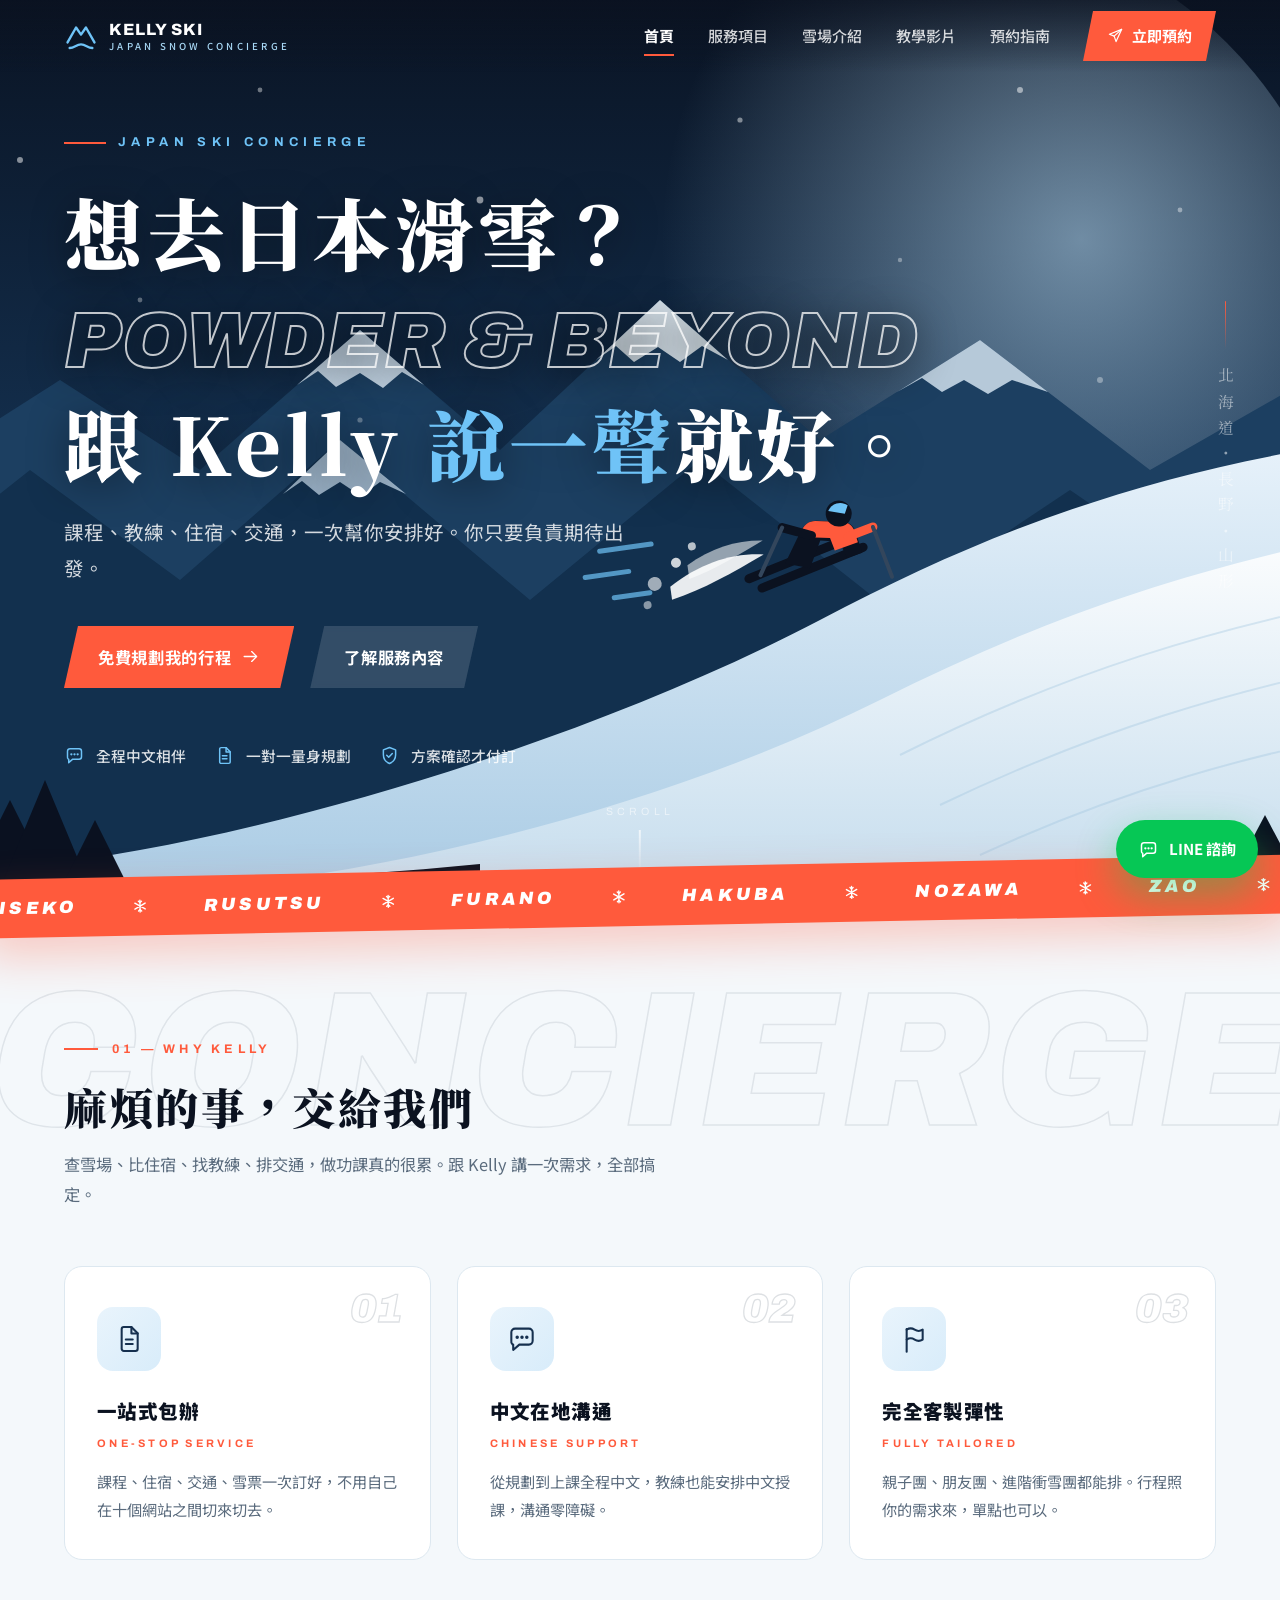
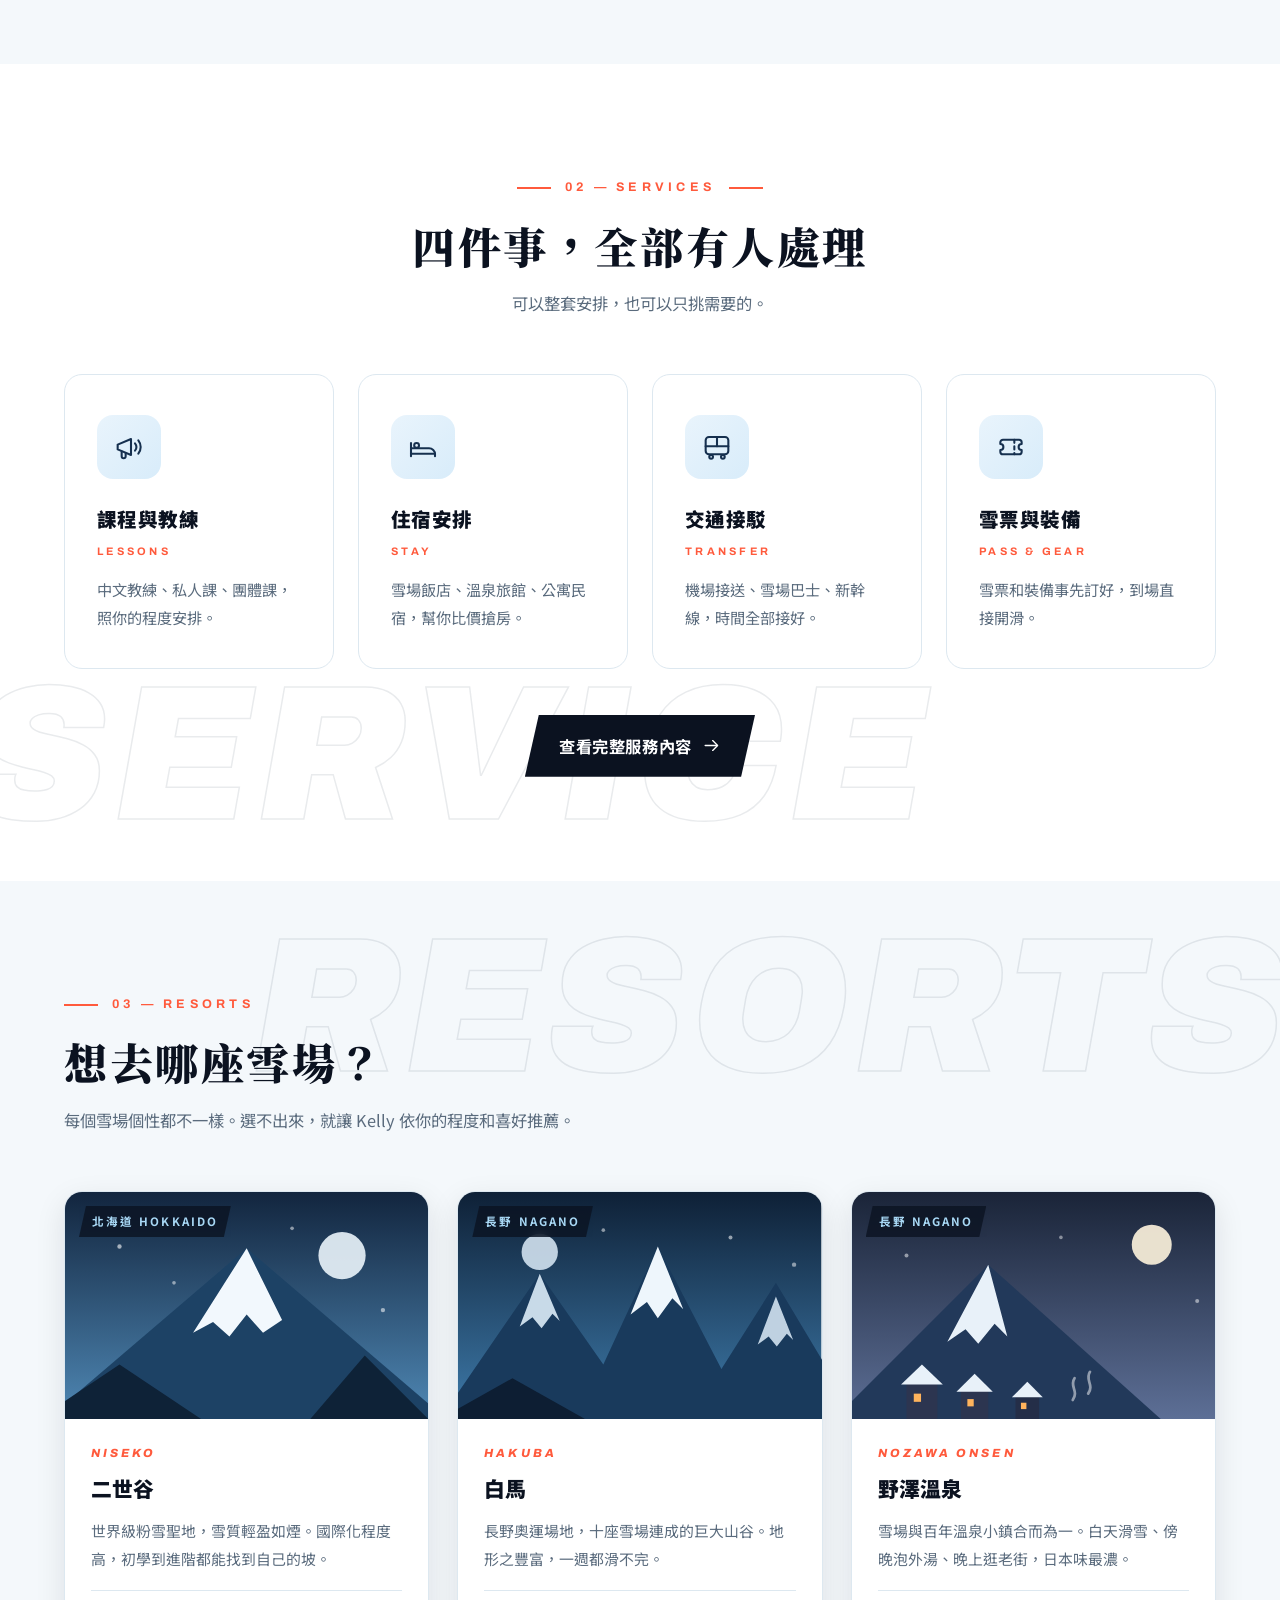
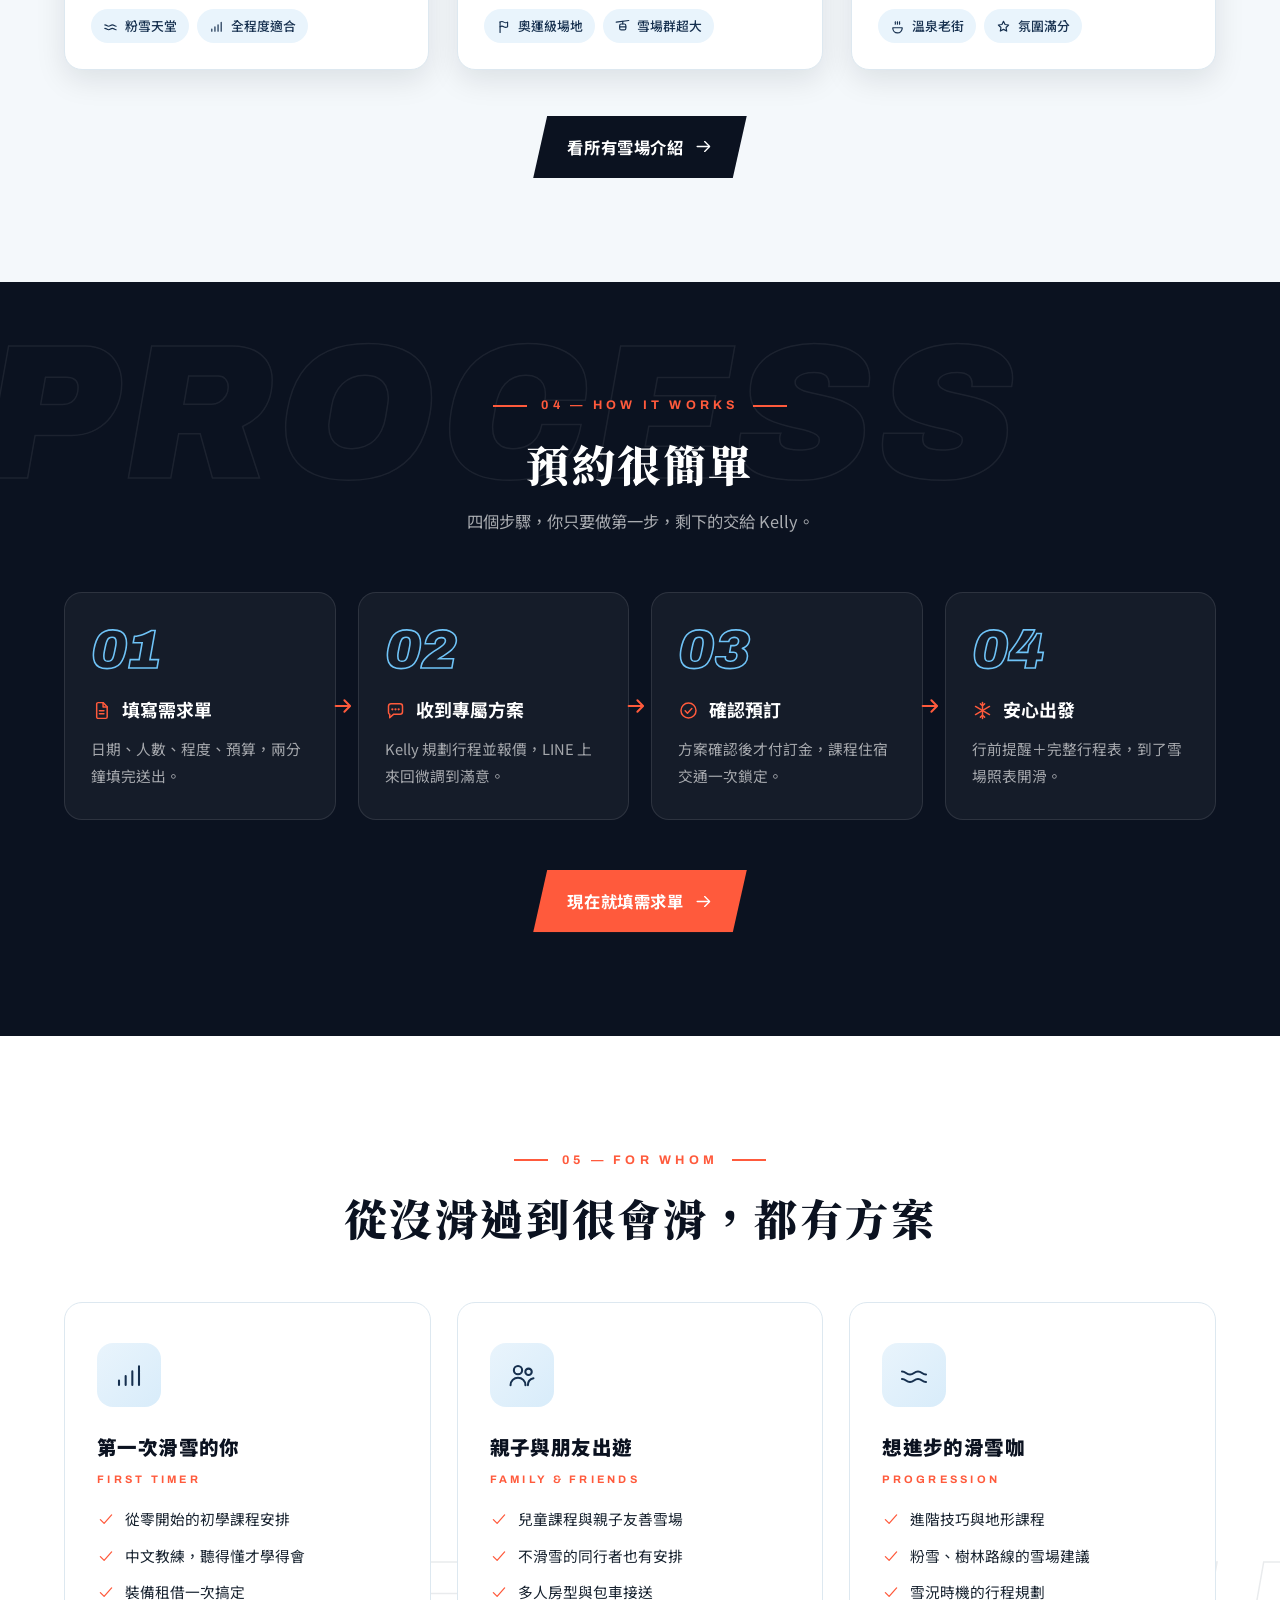
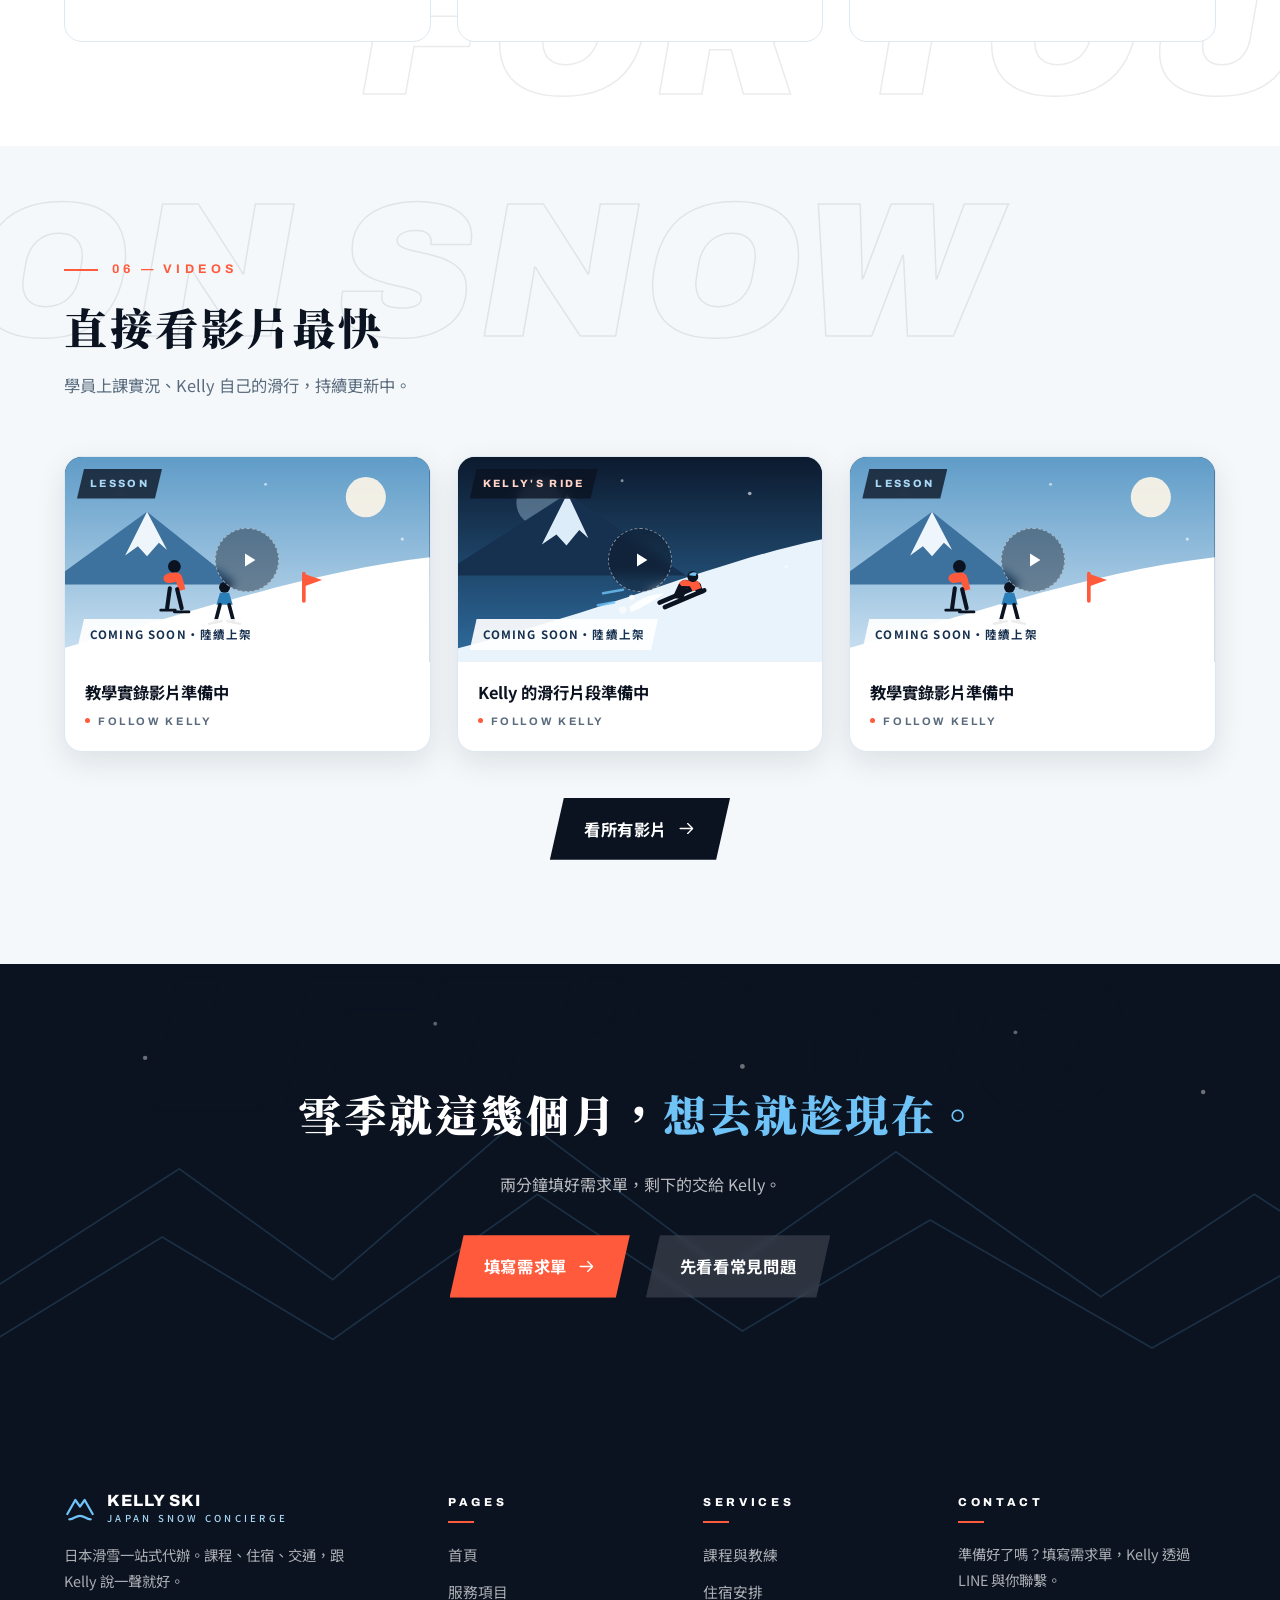
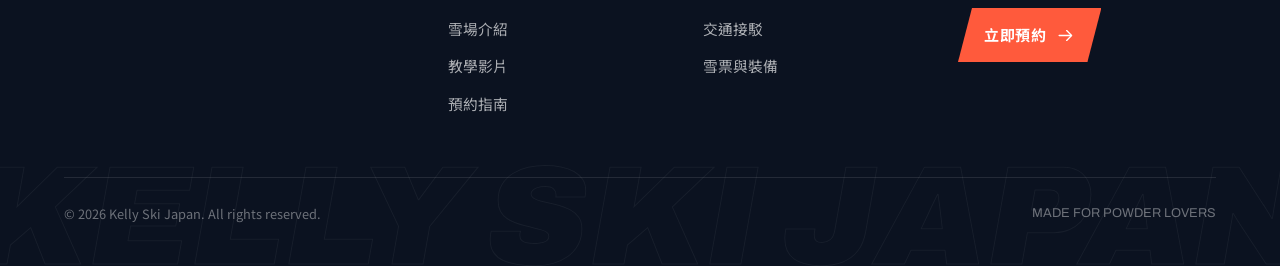
<file: index.html>
<!DOCTYPE html>
<html lang="zh-Hant">
<head>
<meta charset="UTF-8">
<meta name="viewport" content="width=device-width, initial-scale=1.0">
<title>Kelly Ski Japan｜日本滑雪一站式代辦：課程・住宿・交通</title>
<meta name="description" content="想去日本滑雪？Kelly 一次幫你安排滑雪課程、中文教練、住宿與交通接駁。填寫需求單，免費規劃專屬行程，確認方案才付訂。">
<meta property="og:title" content="Kelly Ski Japan｜日本滑雪一站式代辦">
<meta property="og:description" content="課程・教練・住宿・交通，一則訊息全部搞定。">
<meta property="og:type" content="website">
<link rel="icon" href="data:image/svg+xml,%3Csvg xmlns='http://www.w3.org/2000/svg' viewBox='0 0 64 64'%3E%3Crect width='64' height='64' rx='14' fill='%230b1220'/%3E%3Cpath d='M10 44 26 18l10 14 6-8 12 20Z' fill='%236fc3f7'/%3E%3Cpath d='M14 52c8 0 10-5 18-5s10 5 18 5' stroke='%23ff5a3c' stroke-width='4' fill='none' stroke-linecap='round'/%3E%3C/svg%3E">
<link rel="preconnect" href="https://fonts.googleapis.com">
<link rel="preconnect" href="https://fonts.gstatic.com" crossorigin>
<link href="https://fonts.googleapis.com/css2?family=Archivo:ital,wght@0,500;0,700;0,800;0,900;1,700;1,900&family=Noto+Sans+TC:wght@400;500;700;900&family=Noto+Serif+TC:wght@600;700;900&display=swap" rel="stylesheet">
<link rel="stylesheet" href="styles.css">
</head>
<body data-page="home">

<!-- ======= 手繪圖示庫 ======= -->
<svg xmlns="http://www.w3.org/2000/svg" style="display:none" aria-hidden="true">
  <symbol id="i-mark" viewBox="0 0 24 24"><path d="M2.5 16.5 8.5 6l3.5 5 3.5-5 6 10.5"/><path d="M4 20.5c3.5 0 4.5-2.6 8-2.6s4.5 2.6 8 2.6"/></symbol>
  <symbol id="i-ski" viewBox="0 0 24 24"><circle cx="15" cy="4.2" r="1.9"/><path d="M14 7.2 10.5 11l2.6 3-1.8 3.6"/><path d="M13.4 8.6l3.4 1.6 2.2 3.4"/><path d="M4.5 19.2 19 15.4"/><path d="M6 21.8 20.5 18"/></symbol>
  <symbol id="i-board" viewBox="0 0 24 24"><g transform="rotate(-22 12 12)"><rect x="3" y="9.6" width="18" height="4.8" rx="2.4"/><path d="M8.5 9.6v4.8M15.5 9.6v4.8"/></g></symbol>
  <symbol id="i-coach" viewBox="0 0 24 24"><path d="M3.5 10.2 13.5 6v12l-10-4.2v-3.6Z"/><path d="M6.5 15.4V19a1.5 1.5 0 0 0 3 0v-2.2"/><path d="M16.5 9.2a4.6 4.6 0 0 1 0 5.6"/><path d="M19 7a8 8 0 0 1 0 10"/></symbol>
  <symbol id="i-bed" viewBox="0 0 24 24"><path d="M3 19V9"/><path d="M3 13h13.5A4.5 4.5 0 0 1 21 17.5V19"/><path d="M3 17h18"/><circle cx="7.2" cy="10.8" r="1.8"/></symbol>
  <symbol id="i-bus" viewBox="0 0 24 24"><rect x="3.5" y="4.5" width="17" height="13" rx="2.5"/><path d="M3.5 11.5h17"/><path d="M12 4.5v7"/><circle cx="7.6" cy="19.4" r="1.4"/><circle cx="16.4" cy="19.4" r="1.4"/></symbol>
  <symbol id="i-lift" viewBox="0 0 24 24"><path d="M2 5l20-2.6"/><path d="M12.4 3.9V8"/><rect x="7.5" y="8" width="9.8" height="9.5" rx="2.4"/><path d="M7.5 12.6h9.8"/></symbol>
  <symbol id="i-ticket" viewBox="0 0 24 24"><path d="M4 8.5a2 2 0 0 1 2-2h12a2 2 0 0 1 2 2v1.2a2.3 2.3 0 0 0 0 4.6v1.2a2 2 0 0 1-2 2H6a2 2 0 0 1-2-2v-1.2a2.3 2.3 0 0 0 0-4.6Z"/><path d="M14.5 6.5v11" stroke-dasharray="2.4 2.6"/></symbol>
  <symbol id="i-gear" viewBox="0 0 24 24"><path d="M5 13a7 7 0 0 1 14 0v2.4a1.6 1.6 0 0 1-1.6 1.6H6.6A1.6 1.6 0 0 1 5 15.4Z"/><path d="M5 13h14"/><path d="M9 17v1.3a3 3 0 0 0 6 0V17"/></symbol>
  <symbol id="i-cal" viewBox="0 0 24 24"><rect x="3.8" y="5.5" width="16.4" height="15" rx="2.5"/><path d="M3.8 10.5h16.4"/><path d="M8.5 3.2v4M15.5 3.2v4"/><path d="M8 14.5h3M13 14.5h3M8 17.5h3"/></symbol>
  <symbol id="i-pin" viewBox="0 0 24 24"><path d="M12 21.5S5.5 15.8 5.5 11a6.5 6.5 0 0 1 13 0c0 4.8-6.5 10.5-6.5 10.5Z"/><circle cx="12" cy="10.8" r="2.4"/></symbol>
  <symbol id="i-chat" viewBox="0 0 24 24"><path d="M4 7A2.8 2.8 0 0 1 6.8 4.2h10.4A2.8 2.8 0 0 1 20 7v6.4a2.8 2.8 0 0 1-2.8 2.8H10l-4.6 4v-4h-.4A2.8 2.8 0 0 1 4 13.4Z"/><path d="M8.4 10.7h.01M12 10.7h.01M15.6 10.7h.01" stroke-width="2.6"/></symbol>
  <symbol id="i-snow" viewBox="0 0 24 24"><path d="M12 2.8v18.4"/><path d="M4 7.4l16 9.2M20 7.4 4 16.6"/><path d="M9.6 4.4 12 6.5l2.4-2.1M14.4 19.6 12 17.5l-2.4 2.1"/></symbol>
  <symbol id="i-powder" viewBox="0 0 24 24"><path d="M3 9.4c3 0 3 2.2 6 2.2s3-2.2 6-2.2 3 2.2 6 2.2"/><path d="M3 15c3 0 3 2.2 6 2.2s3-2.2 6-2.2 3 2.2 6 2.2"/></symbol>
  <symbol id="i-check" viewBox="0 0 24 24"><circle cx="12" cy="12" r="8.6"/><path d="M8.2 12.4l2.6 2.7 5-5.4"/></symbol>
  <symbol id="i-tick" viewBox="0 0 24 24"><path d="M4.5 12.8l5 5L19.5 6.6"/></symbol>
  <symbol id="i-arrow" viewBox="0 0 24 24"><path d="M4 12h15"/><path d="M13.5 5.8 19.7 12l-6.2 6.2"/></symbol>
  <symbol id="i-chev" viewBox="0 0 24 24"><path d="M6 9.4l6 6 6-6"/></symbol>
  <symbol id="i-clock" viewBox="0 0 24 24"><circle cx="12" cy="12" r="8.6"/><path d="M12 7.4V12l3.4 2.2"/></symbol>
  <symbol id="i-yen" viewBox="0 0 24 24"><circle cx="12" cy="12" r="8.6"/><path d="M8.8 7.6 12 12.4l3.2-4.8M12 12.4V17M9.4 13.6h5.2M9.4 15.8h5.2"/></symbol>
  <symbol id="i-level" viewBox="0 0 24 24"><path d="M4.5 19.5v-3.4M9.5 19.5v-6.8M14.5 19.5V9.3M19.5 19.5V5.5"/></symbol>
  <symbol id="i-group" viewBox="0 0 24 24"><circle cx="9" cy="8.4" r="3.1"/><path d="M3.4 19.6a5.6 5.6 0 0 1 11.2 0"/><circle cx="16.9" cy="9.6" r="2.4"/><path d="M16.4 19.6a5.4 5.4 0 0 1 4.2-5.2"/></symbol>
  <symbol id="i-star" viewBox="0 0 24 24"><path d="m12 3.6 2.5 5.2 5.7.8-4.1 4 1 5.7-5.1-2.7-5.1 2.7 1-5.7-4.1-4 5.7-.8Z"/></symbol>
  <symbol id="i-shield" viewBox="0 0 24 24"><path d="M12 2.8 19 5.6v5.5c0 4.6-3 8.4-7 10-4-1.6-7-5.4-7-10V5.6Z"/><path d="m8.8 11.7 2.3 2.3 4.1-4.3"/></symbol>
  <symbol id="i-doc" viewBox="0 0 24 24"><path d="M6.5 4.6A1.6 1.6 0 0 1 8.1 3h5.7L18.5 7.7V19.4a1.6 1.6 0 0 1-1.6 1.6H8.1a1.6 1.6 0 0 1-1.6-1.6Z"/><path d="M13.8 3v4.9h4.7"/><path d="M9.6 12.4h5.2M9.6 15.8h5.2"/></symbol>
  <symbol id="i-send" viewBox="0 0 24 24"><path d="M20.6 3.4 3.4 10.2l6.7 2.7 2.7 7.7 7.8-17.2Z"/><path d="M20.6 3.4 10.1 12.9"/></symbol>
  <symbol id="i-copy" viewBox="0 0 24 24"><rect x="8.6" y="8.6" width="11" height="11.8" rx="2"/><path d="M15.4 8.6V6.2a2 2 0 0 0-2-2H6.2a2 2 0 0 0-2 2v7.2a2 2 0 0 0 2 2h2.4"/></symbol>
  <symbol id="i-onsen" viewBox="0 0 24 24"><path d="M4.5 14h15v.8a7.5 7.5 0 0 1-15 0Z"/><path d="M8.6 4.5c-1 1.4.8 2.4-.2 3.8M12 4.5c-1 1.4.8 2.4-.2 3.8M15.4 4.5c-1 1.4.8 2.4-.2 3.8"/></symbol>
  <symbol id="i-flag" viewBox="0 0 24 24"><path d="M6.5 21.5v-17"/><path d="M6.5 5c2-1.3 4-1.3 6 0s4 1.3 6 0v7.4c-2 1.3-4 1.3-6 0s-4-1.3-6 0"/></symbol>
  <symbol id="i-menu" viewBox="0 0 24 24"><path d="M4 7.2h16M4 12h16M4 16.8h10"/></symbol>
  <symbol id="i-close" viewBox="0 0 24 24"><path d="M5.6 5.6l12.8 12.8M18.4 5.6 5.6 18.4"/></symbol>
</svg>

<!-- ======= 導覽列 ======= -->
<header class="site-nav">
  <div class="nav-inner">
    <a class="brand" href="index.html">
      <svg class="mark ico" style="width:34px;height:34px;color:#6fc3f7"><use href="#i-mark"/></svg>
      <span class="brand-txt"><b>KELLY SKI</b><span>JAPAN SNOW CONCIERGE</span></span>
    </a>
    <button class="nav-burger" aria-label="開啟選單">
      <svg class="ico ic-menu"><use href="#i-menu"/></svg>
      <svg class="ico ic-close"><use href="#i-close"/></svg>
    </button>
    <nav class="nav-links">
      <a href="index.html" class="active">首頁</a>
      <a href="services.html">服務項目</a>
      <a href="resorts.html">雪場介紹</a>
      <a href="videos.html">教學影片</a>
      <a href="guide.html">預約指南</a>
      <a href="booking.html" class="nav-cta"><svg class="ico"><use href="#i-send"/></svg>立即預約</a>
    </nav>
  </div>
</header>

<!-- ======= Hero ======= -->
<section class="hero">
  <div class="hero-art" aria-hidden="true">
    <svg viewBox="0 0 1600 900" preserveAspectRatio="xMidYMid slice" xmlns="http://www.w3.org/2000/svg">
      <defs>
        <linearGradient id="hs-sky" x1="0" y1="0" x2="0" y2="1">
          <stop offset="0" stop-color="#0a1424"/>
          <stop offset="0.5" stop-color="#132e4c"/>
          <stop offset="1" stop-color="#2b5f8e"/>
        </linearGradient>
        <radialGradient id="hs-glow" cx="0.68" cy="0.38" r="0.5">
          <stop offset="0" stop-color="#bfe3fb" stop-opacity="0.55"/>
          <stop offset="1" stop-color="#bfe3fb" stop-opacity="0"/>
        </radialGradient>
        <linearGradient id="hs-slope" x1="0" y1="0" x2="0" y2="1">
          <stop offset="0" stop-color="#ffffff"/>
          <stop offset="1" stop-color="#c4dced"/>
        </linearGradient>
        <linearGradient id="hs-slope2" x1="0" y1="0" x2="0" y2="1">
          <stop offset="0" stop-color="#e9f3fb"/>
          <stop offset="1" stop-color="#a9cbe4"/>
        </linearGradient>
      </defs>

      <rect width="1600" height="900" fill="url(#hs-sky)"/>
      <circle cx="1090" cy="340" r="420" fill="url(#hs-glow)"/>

      <!-- 遠山稜線 -->
      <path d="M0 520 220 380 360 470 520 330 660 450 820 300 980 440 1140 340 1310 470 1450 390 1600 480V900H0Z" fill="#1c3f61"/>
      <!-- 遠山雪頂 -->
      <path d="M520 330 457 385l21-14 18 16 24-14 23 15 19-16 22 13Z" fill="#dcecf8" opacity="0.85"/>
      <path d="M820 300 756 360l20-14 18 16 24-15 22 15 22-16 26 14Z" fill="#eaf4fb" opacity="0.9"/>
      <path d="M1140 340 1057 392l25-14 20 14 22-12 24 14 24-14 36 12Z" fill="#dcecf8" opacity="0.8"/>

      <!-- 中景山群 -->
      <path d="M0 620 190 470 340 580 500 440 690 600 860 460 1050 610 1230 490 1420 620 1600 540V900H0Z" fill="#12304e"/>
      <path d="M500 440 443 494l19-13 17 14 21-13 21 14 19-14 26 12Z" fill="#c7ddee" opacity="0.75"/>

      <!-- 主雪坡（右上往左下） -->
      <path d="M1600 430c-260 30-430 90-620 190C790 720 520 810 300 850 180 872 80 885 0 890V900h1600Z" fill="url(#hs-slope2)"/>
      <path d="M1600 520c-240 40-400 100-560 180-190 95-430 160-640 185-140 17-280 15-400 12V900h1600Z" fill="url(#hs-slope)"/>

      <!-- 壓雪紋 -->
      <g stroke="#9dc3de" stroke-width="2" opacity="0.35" fill="none">
        <path d="M1600 585c-230 38-390 95-540 170"/>
        <path d="M1600 650c-210 35-360 88-500 155"/>
        <path d="M1600 720c-190 30-330 75-460 135"/>
      </g>

      <!-- 滑雪者：刻滑瞬間 -->
      <g transform="translate(945 505) rotate(-8)">
        <!-- 噴雪 -->
        <g fill="#ffffff">
          <path d="M-125 65C-92 46-60 40-28 46-62 60-92 72-125 78Z" opacity="0.9"/>
          <path d="M-105 46c26-14 52-18 78-14-28 12-52 22-78 28Z" opacity="0.55"/>
          <circle cx="-116" cy="42" r="5" opacity="0.8"/>
          <circle cx="-140" cy="60" r="7" opacity="0.6"/>
          <circle cx="-98" cy="28" r="4" opacity="0.7"/>
          <circle cx="-150" cy="80" r="4" opacity="0.5"/>
        </g>
        <!-- 速度線 -->
        <g stroke="#6fc3f7" stroke-width="5" stroke-linecap="round" opacity="0.7">
          <path d="M-190 20h52"/>
          <path d="M-208 44h44"/>
          <path d="M-182 68h36"/>
        </g>
        <!-- 雪板 -->
        <g fill="#0b1220">
          <rect x="-52" y="52" width="118" height="9" rx="4.5" transform="rotate(-14 0 56)"/>
          <rect x="-40" y="66" width="118" height="9" rx="4.5" transform="rotate(-14 0 70)"/>
        </g>
        <!-- 身體 -->
        <path d="M-8 58 12 28c4-6 10-9 17-8l26 5c6 1 10 5 11 11l4 22-16 3-5-17-19-4-14 26Z" fill="#0b1220"/>
        <!-- 外套（點綴色） -->
        <path d="M14 26c3-4 8-7 14-6l27 5c5 1 9 5 10 10l2 12-24 5-3-13-22-4Z" fill="#ff5a3c"/>
        <!-- 手臂與雪杖 -->
        <path d="M22 34 -6 22" stroke="#0b1220" stroke-width="9" stroke-linecap="round"/>
        <path d="M-6 22 -34 66" stroke="#33465c" stroke-width="4" stroke-linecap="round"/>
        <path d="M58 40 84 34" stroke="#ff5a3c" stroke-width="9" stroke-linecap="round"/>
        <path d="M84 34 96 86" stroke="#33465c" stroke-width="4" stroke-linecap="round"/>
        <!-- 頭 -->
        <circle cx="52" cy="16" r="13" fill="#0b1220"/>
        <path d="M42 12a13 13 0 0 1 20-3l-4 8Z" fill="#6fc3f7"/>
      </g>

      <!-- 前景樹 -->
      <g fill="#0a1120">
        <path d="M120 900 170 800l50 100Z"/>
        <path d="M155 900 205 780l50 120Z"/>
        <path d="M215 900 255 820l40 80Z"/>
        <path d="M1380 900l45-85 45 85Z"/>
        <path d="M1440 900l55-110 55 110Z"/>
        <path d="M1520 900l40-75 40 75Z"/>
      </g>
      <path d="M0 878c200 10 420 8 640-14v36H0Z" fill="#0a1120"/>
      <path d="M1600 872c-140 8-260 10-380 6l-20 22h400Z" fill="#0a1120"/>

      <!-- 飄雪 -->
      <g fill="#ffffff">
        <circle cx="180" cy="160" r="3" opacity="0.5"/><circle cx="420" cy="90" r="2.4" opacity="0.4"/>
        <circle cx="640" cy="200" r="3.4" opacity="0.55"/><circle cx="900" cy="120" r="2.6" opacity="0.45"/>
        <circle cx="1180" cy="90" r="3" opacity="0.5"/><circle cx="1340" cy="210" r="2.4" opacity="0.4"/>
        <circle cx="1490" cy="130" r="3.4" opacity="0.5"/><circle cx="300" cy="300" r="2.4" opacity="0.35"/>
        <circle cx="760" cy="330" r="2.8" opacity="0.4"/><circle cx="1060" cy="260" r="2.2" opacity="0.35"/>
        <circle cx="520" cy="420" r="2.6" opacity="0.3"/><circle cx="1260" cy="380" r="3" opacity="0.35"/>
        <circle cx="80" cy="420" r="2.6" opacity="0.35"/><circle cx="1550" cy="300" r="2.4" opacity="0.4"/>
      </g>
    </svg>
  </div>

  <div class="hero-inner container">
    <p class="hero-kicker">Japan Ski Concierge</p>
    <h1>
      想去日本滑雪？<br>
      <span class="stroke-line">POWDER &amp; BEYOND</span><br>
      跟 Kelly <span class="hl">說一聲</span>就好。
    </h1>
    <p class="sub">課程、教練、住宿、交通，一次幫你安排好。你只要負責期待出發。</p>
    <div class="hero-ctas">
      <a class="btn btn-primary" href="booking.html">免費規劃我的行程<svg class="ico slide"><use href="#i-arrow"/></svg></a>
      <a class="btn btn-outline" href="services.html">了解服務內容</a>
    </div>
    <div class="hero-badges">
      <span class="hb"><svg class="ico"><use href="#i-chat"/></svg>全程中文相伴</span>
      <span class="hb"><svg class="ico"><use href="#i-doc"/></svg>一對一量身規劃</span>
      <span class="hb"><svg class="ico"><use href="#i-shield"/></svg>方案確認才付訂</span>
    </div>
  </div>

  <span class="vtext" aria-hidden="true">北海道・長野・山形</span>
  <div class="scroll-cue"><span>SCROLL</span><span class="bar"></span></div>
</section>

<!-- ======= 跑馬燈 ======= -->
<div class="marquee" aria-hidden="true">
  <div class="marquee-track">
    <span>NISEKO<svg class="ico"><use href="#i-snow"/></svg>RUSUTSU<svg class="ico"><use href="#i-snow"/></svg>FURANO<svg class="ico"><use href="#i-snow"/></svg>HAKUBA<svg class="ico"><use href="#i-snow"/></svg>NOZAWA<svg class="ico"><use href="#i-snow"/></svg>ZAO<svg class="ico"><use href="#i-snow"/></svg></span>
    <span>NISEKO<svg class="ico"><use href="#i-snow"/></svg>RUSUTSU<svg class="ico"><use href="#i-snow"/></svg>FURANO<svg class="ico"><use href="#i-snow"/></svg>HAKUBA<svg class="ico"><use href="#i-snow"/></svg>NOZAWA<svg class="ico"><use href="#i-snow"/></svg>ZAO<svg class="ico"><use href="#i-snow"/></svg></span>
  </div>
</div>

<!-- ======= 為什麼選 Kelly ======= -->
<section>
  <span class="ghost" style="top:40px;right:-20px;">CONCIERGE</span>
  <div class="container">
    <div class="sec-head reveal">
      <p class="eyebrow">01 — Why Kelly</p>
      <h2>麻煩的事，交給我們</h2>
      <p class="sub">查雪場、比住宿、找教練、排交通，做功課真的很累。跟 Kelly 講一次需求，全部搞定。</p>
    </div>
    <div class="grid-3">
      <article class="pt-card reveal" style="--d:0s">
        <span class="idx">01</span>
        <div class="svc-icon"><svg class="ico"><use href="#i-doc"/></svg></div>
        <h3>一站式包辦</h3>
        <p class="en-sub">One-Stop Service</p>
        <p>課程、住宿、交通、雪票一次訂好，不用自己在十個網站之間切來切去。</p>
      </article>
      <article class="pt-card reveal" style="--d:0.12s">
        <span class="idx">02</span>
        <div class="svc-icon"><svg class="ico"><use href="#i-chat"/></svg></div>
        <h3>中文在地溝通</h3>
        <p class="en-sub">Chinese Support</p>
        <p>從規劃到上課全程中文，教練也能安排中文授課，溝通零障礙。</p>
      </article>
      <article class="pt-card reveal" style="--d:0.24s">
        <span class="idx">03</span>
        <div class="svc-icon"><svg class="ico"><use href="#i-flag"/></svg></div>
        <h3>完全客製彈性</h3>
        <p class="en-sub">Fully Tailored</p>
        <p>親子團、朋友團、進階衝雪團都能排。行程照你的需求來，單點也可以。</p>
      </article>
    </div>
  </div>
</section>

<!-- ======= 服務精華 ======= -->
<section style="background:var(--k-white)">
  <span class="ghost" style="bottom:30px;left:-30px;">SERVICE</span>
  <div class="container">
    <div class="sec-head center reveal">
      <p class="eyebrow">02 — Services</p>
      <h2>四件事，全部有人處理</h2>
      <p class="sub">可以整套安排，也可以只挑需要的。</p>
    </div>
    <div class="grid-4">
      <article class="pt-card reveal" style="--d:0s">
        <div class="svc-icon"><svg class="ico"><use href="#i-coach"/></svg></div>
        <h3>課程與教練</h3>
        <p class="en-sub">Lessons</p>
        <p>中文教練、私人課、團體課，照你的程度安排。</p>
      </article>
      <article class="pt-card reveal" style="--d:0.1s">
        <div class="svc-icon"><svg class="ico"><use href="#i-bed"/></svg></div>
        <h3>住宿安排</h3>
        <p class="en-sub">Stay</p>
        <p>雪場飯店、溫泉旅館、公寓民宿，幫你比價搶房。</p>
      </article>
      <article class="pt-card reveal" style="--d:0.2s">
        <div class="svc-icon"><svg class="ico"><use href="#i-bus"/></svg></div>
        <h3>交通接駁</h3>
        <p class="en-sub">Transfer</p>
        <p>機場接送、雪場巴士、新幹線，時間全部接好。</p>
      </article>
      <article class="pt-card reveal" style="--d:0.3s">
        <div class="svc-icon"><svg class="ico"><use href="#i-ticket"/></svg></div>
        <h3>雪票與裝備</h3>
        <p class="en-sub">Pass &amp; Gear</p>
        <p>雪票和裝備事先訂好，到場直接開滑。</p>
      </article>
    </div>
    <div style="text-align:center;margin-top:46px" class="reveal">
      <a class="btn btn-dark" href="services.html">查看完整服務內容<svg class="ico slide"><use href="#i-arrow"/></svg></a>
    </div>
  </div>
</section>

<!-- ======= 精選雪場 ======= -->
<section>
  <span class="ghost" style="top:30px;right:-10px;">RESORTS</span>
  <div class="container">
    <div class="sec-head reveal">
      <p class="eyebrow">03 — Resorts</p>
      <h2>想去哪座雪場？</h2>
      <p class="sub">每個雪場個性都不一樣。選不出來，就讓 Kelly 依你的程度和喜好推薦。</p>
    </div>
    <div class="resort-grid">
      <article class="resort-card reveal" style="--d:0s">
        <div class="resort-scene">
          <span class="region">北海道 HOKKAIDO</span>
          <svg viewBox="0 0 400 250" preserveAspectRatio="xMidYMid slice" xmlns="http://www.w3.org/2000/svg">
            <defs>
              <linearGradient id="nsk-sky" x1="0" y1="0" x2="0" y2="1">
                <stop offset="0" stop-color="#12253e"/><stop offset="1" stop-color="#4f88b5"/>
              </linearGradient>
            </defs>
            <rect width="400" height="250" fill="url(#nsk-sky)"/>
            <circle cx="305" cy="70" r="26" fill="#eaf4fb" opacity="0.9"/>
            <path d="M-20 250 200 62l220 188Z" fill="#1d4265"/>
            <path d="M200 62 141 155l22-12 18 16 19-24 18 20 21-14Z" fill="#f2f8fd"/>
            <path d="M-30 250 60 190l90 60Z" fill="#0e2237"/>
            <path d="M270 250l60-70 70 70Z" fill="#0e2237"/>
            <g fill="#ffffff"><circle cx="60" cy="60" r="2.4" opacity="0.6"/><circle cx="120" cy="100" r="2" opacity="0.5"/><circle cx="350" cy="130" r="2.4" opacity="0.55"/><circle cx="250" cy="40" r="2" opacity="0.5"/></g>
          </svg>
        </div>
        <div class="resort-body">
          <p class="en-name">Niseko</p>
          <h3>二世谷</h3>
          <p>世界級粉雪聖地，雪質輕盈如煙。國際化程度高，初學到進階都能找到自己的坡。</p>
          <div class="resort-meta">
            <span><svg class="ico"><use href="#i-powder"/></svg>粉雪天堂</span>
            <span><svg class="ico"><use href="#i-level"/></svg>全程度適合</span>
          </div>
        </div>
      </article>
      <article class="resort-card reveal" style="--d:0.12s">
        <div class="resort-scene">
          <span class="region">長野 NAGANO</span>
          <svg viewBox="0 0 400 250" preserveAspectRatio="xMidYMid slice" xmlns="http://www.w3.org/2000/svg">
            <defs>
              <linearGradient id="hkb-sky" x1="0" y1="0" x2="0" y2="1">
                <stop offset="0" stop-color="#0e2036"/><stop offset="1" stop-color="#3e7bab"/>
              </linearGradient>
            </defs>
            <rect width="400" height="250" fill="url(#hkb-sky)"/>
            <circle cx="90" cy="66" r="20" fill="#dcecf8" opacity="0.85"/>
            <path d="M-20 250 90 90l70 100 60-130 70 135 60-95 90 150Z" fill="#193a5c"/>
            <path d="M220 60 190 135l18-14 12 18 16-22 12 12Z" fill="#eef6fc"/>
            <path d="M90 90 68 148l14-10 10 12 12-16 8 8Z" fill="#dcecf8" opacity="0.9"/>
            <path d="M350 115 330 168l12-9 9 11 11-14 7 7Z" fill="#dcecf8" opacity="0.85"/>
            <path d="M-20 250 60 205l80 45Z" fill="#0d1e33"/>
            <g fill="#ffffff"><circle cx="300" cy="50" r="2.2" opacity="0.55"/><circle cx="160" cy="42" r="2" opacity="0.5"/><circle cx="370" cy="80" r="2.4" opacity="0.5"/></g>
          </svg>
        </div>
        <div class="resort-body">
          <p class="en-name">Hakuba</p>
          <h3>白馬</h3>
          <p>長野奧運場地，十座雪場連成的巨大山谷。地形之豐富，一週都滑不完。</p>
          <div class="resort-meta">
            <span><svg class="ico"><use href="#i-flag"/></svg>奧運級場地</span>
            <span><svg class="ico"><use href="#i-lift"/></svg>雪場群超大</span>
          </div>
        </div>
      </article>
      <article class="resort-card reveal" style="--d:0.24s">
        <div class="resort-scene">
          <span class="region">長野 NAGANO</span>
          <svg viewBox="0 0 400 250" preserveAspectRatio="xMidYMid slice" xmlns="http://www.w3.org/2000/svg">
            <defs>
              <linearGradient id="nzw-sky" x1="0" y1="0" x2="0" y2="1">
                <stop offset="0" stop-color="#1a2438"/><stop offset="1" stop-color="#5d6f96"/>
              </linearGradient>
            </defs>
            <rect width="400" height="250" fill="url(#nzw-sky)"/>
            <circle cx="330" cy="58" r="22" fill="#f4ead6" opacity="0.95"/>
            <path d="M-20 250 150 80l190 170Z" fill="#22395a"/>
            <path d="M150 80 105 165l20-14 14 16 18-22 14 14Z" fill="#e8f1f9"/>
            <!-- 溫泉村 -->
            <g>
              <path d="M60 210h34v40H60Z" fill="#2c3550"/><path d="M54 212 77 190l23 22Z" fill="#e8f1f9"/>
              <rect x="68" y="222" width="8" height="9" fill="#ffb35c"/>
              <path d="M120 218h30v32h-30Z" fill="#2c3550"/><path d="M115 220 135 200l20 20Z" fill="#e8f1f9"/>
              <rect x="127" y="228" width="7" height="8" fill="#ffb35c"/>
              <path d="M180 224h26v26h-26Z" fill="#242e48"/><path d="M176 226 193 209l17 17Z" fill="#e8f1f9"/>
              <rect x="186" y="232" width="6" height="7" fill="#ffb35c"/>
            </g>
            <!-- 湯煙 -->
            <g stroke="#ffffff" stroke-width="3" stroke-linecap="round" fill="none" opacity="0.5">
              <path d="M245 205c-6 9 5 14-2 24"/>
              <path d="M262 198c-6 9 5 14-2 24"/>
            </g>
            <g fill="#ffffff"><circle cx="60" cy="70" r="2.2" opacity="0.5"/><circle cx="230" cy="50" r="2" opacity="0.45"/><circle cx="380" cy="120" r="2.2" opacity="0.5"/></g>
          </svg>
        </div>
        <div class="resort-body">
          <p class="en-name">Nozawa Onsen</p>
          <h3>野澤溫泉</h3>
          <p>雪場與百年溫泉小鎮合而為一。白天滑雪、傍晚泡外湯、晚上逛老街，日本味最濃。</p>
          <div class="resort-meta">
            <span><svg class="ico"><use href="#i-onsen"/></svg>溫泉老街</span>
            <span><svg class="ico"><use href="#i-star"/></svg>氛圍滿分</span>
          </div>
        </div>
      </article>
    </div>
    <div style="text-align:center;margin-top:46px" class="reveal">
      <a class="btn btn-dark" href="resorts.html">看所有雪場介紹<svg class="ico slide"><use href="#i-arrow"/></svg></a>
    </div>
  </div>
</section>

<!-- ======= 預約流程 ======= -->
<section class="on-dark">
  <span class="ghost" style="top:36px;left:-20px;">PROCESS</span>
  <div class="container">
    <div class="sec-head center reveal">
      <p class="eyebrow" style="justify-content:center">04 — How It Works</p>
      <h2>預約很簡單</h2>
      <p class="sub">四個步驟，你只要做第一步，剩下的交給 Kelly。</p>
    </div>
    <div class="steps">
      <div class="step reveal" style="--d:0s">
        <span class="n">01</span>
        <h3><svg class="ico"><use href="#i-doc"/></svg>填寫需求單</h3>
        <p>日期、人數、程度、預算，兩分鐘填完送出。</p>
        <span class="arrow-next"><svg class="ico"><use href="#i-arrow"/></svg></span>
      </div>
      <div class="step reveal" style="--d:0.1s">
        <span class="n">02</span>
        <h3><svg class="ico"><use href="#i-chat"/></svg>收到專屬方案</h3>
        <p>Kelly 規劃行程並報價，LINE 上來回微調到滿意。</p>
        <span class="arrow-next"><svg class="ico"><use href="#i-arrow"/></svg></span>
      </div>
      <div class="step reveal" style="--d:0.2s">
        <span class="n">03</span>
        <h3><svg class="ico"><use href="#i-check"/></svg>確認預訂</h3>
        <p>方案確認後才付訂金，課程住宿交通一次鎖定。</p>
        <span class="arrow-next"><svg class="ico"><use href="#i-arrow"/></svg></span>
      </div>
      <div class="step reveal" style="--d:0.3s">
        <span class="n">04</span>
        <h3><svg class="ico"><use href="#i-snow"/></svg>安心出發</h3>
        <p>行前提醒＋完整行程表，到了雪場照表開滑。</p>
      </div>
    </div>
    <div style="text-align:center;margin-top:50px" class="reveal">
      <a class="btn btn-primary" href="booking.html">現在就填需求單<svg class="ico slide"><use href="#i-arrow"/></svg></a>
    </div>
  </div>
</section>

<!-- ======= 適合對象 ======= -->
<section style="background:var(--k-white)">
  <span class="ghost" style="bottom:20px;right:-30px;">FOR YOU</span>
  <div class="container">
    <div class="sec-head center reveal">
      <p class="eyebrow">05 — For Whom</p>
      <h2>從沒滑過到很會滑，都有方案</h2>
    </div>
    <div class="grid-3">
      <article class="pt-card reveal" style="--d:0s">
        <div class="svc-icon"><svg class="ico"><use href="#i-level"/></svg></div>
        <h3>第一次滑雪的你</h3>
        <p class="en-sub">First Timer</p>
        <ul>
          <li><svg class="ico"><use href="#i-tick"/></svg>從零開始的初學課程安排</li>
          <li><svg class="ico"><use href="#i-tick"/></svg>中文教練，聽得懂才學得會</li>
          <li><svg class="ico"><use href="#i-tick"/></svg>裝備租借一次搞定</li>
        </ul>
      </article>
      <article class="pt-card reveal" style="--d:0.12s">
        <div class="svc-icon"><svg class="ico"><use href="#i-group"/></svg></div>
        <h3>親子與朋友出遊</h3>
        <p class="en-sub">Family &amp; Friends</p>
        <ul>
          <li><svg class="ico"><use href="#i-tick"/></svg>兒童課程與親子友善雪場</li>
          <li><svg class="ico"><use href="#i-tick"/></svg>不滑雪的同行者也有安排</li>
          <li><svg class="ico"><use href="#i-tick"/></svg>多人房型與包車接送</li>
        </ul>
      </article>
      <article class="pt-card reveal" style="--d:0.24s">
        <div class="svc-icon"><svg class="ico"><use href="#i-powder"/></svg></div>
        <h3>想進步的滑雪咖</h3>
        <p class="en-sub">Progression</p>
        <ul>
          <li><svg class="ico"><use href="#i-tick"/></svg>進階技巧與地形課程</li>
          <li><svg class="ico"><use href="#i-tick"/></svg>粉雪、樹林路線的雪場建議</li>
          <li><svg class="ico"><use href="#i-tick"/></svg>雪況時機的行程規劃</li>
        </ul>
      </article>
    </div>
  </div>
</section>

<!-- ======= 精選影片 ======= -->
<section>
  <span class="ghost" style="top:30px;left:-30px;">ON SNOW</span>
  <div class="container">
    <div class="sec-head reveal">
      <p class="eyebrow">06 — Videos</p>
      <h2>直接看影片最快</h2>
      <p class="sub">學員上課實況、Kelly 自己的滑行，持續更新中。</p>
    </div>
    <div class="video-grid" id="videoFeatured"></div>
    <div style="text-align:center;margin-top:46px" class="reveal">
      <a class="btn btn-dark" href="videos.html">看所有影片<svg class="ico slide"><use href="#i-arrow"/></svg></a>
    </div>
  </div>
</section>

<!-- ======= CTA ======= -->
<section class="cta-band">
  <div class="cta-art" aria-hidden="true">
    <svg viewBox="0 0 1600 520" preserveAspectRatio="xMidYMid slice" xmlns="http://www.w3.org/2000/svg">
      <rect width="1600" height="520" fill="#0b1220"/>
      <g stroke="#6fc3f7" stroke-width="2" fill="none" opacity="0.16">
        <path d="M-20 420 260 240l180 130 220-190 240 180 200-140 240 170 180-120 140 90"/>
        <path d="M-20 480 240 320l200 120 240-170 240 160 220-130 260 150 160-90"/>
      </g>
      <g fill="#ffffff"><circle cx="220" cy="110" r="2.6" opacity="0.4"/><circle cx="560" cy="70" r="2.2" opacity="0.35"/><circle cx="920" cy="120" r="2.8" opacity="0.4"/><circle cx="1240" cy="80" r="2.2" opacity="0.35"/><circle cx="1460" cy="150" r="2.6" opacity="0.4"/></g>
    </svg>
  </div>
  <span class="ghost">LET'S GO</span>
  <div class="container">
    <h2 class="reveal">雪季就這幾個月，<span class="hl">想去就趁現在。</span></h2>
    <p class="reveal">兩分鐘填好需求單，剩下的交給 Kelly。</p>
    <div class="btn-row reveal">
      <a class="btn btn-primary" href="booking.html">填寫需求單<svg class="ico slide"><use href="#i-arrow"/></svg></a>
      <a class="btn btn-outline" href="guide.html">先看看常見問題</a>
    </div>
  </div>
</section>

<!-- ======= Footer ======= -->
<footer>
  <div class="container">
    <div class="foot-grid">
      <div class="foot-brand">
        <a class="brand" href="index.html">
          <svg class="ico" style="width:32px;height:32px;color:#6fc3f7"><use href="#i-mark"/></svg>
          <span class="brand-txt"><b>KELLY SKI</b><span>JAPAN SNOW CONCIERGE</span></span>
        </a>
        <p>日本滑雪一站式代辦。課程、住宿、交通，跟 Kelly 說一聲就好。</p>
      </div>
      <div>
        <h4>Pages</h4>
        <nav>
          <a href="index.html">首頁</a>
          <a href="services.html">服務項目</a>
          <a href="resorts.html">雪場介紹</a>
          <a href="videos.html">教學影片</a>
          <a href="guide.html">預約指南</a>
        </nav>
      </div>
      <div>
        <h4>Services</h4>
        <nav>
          <a href="services.html#lessons">課程與教練</a>
          <a href="services.html#stay">住宿安排</a>
          <a href="services.html#transfer">交通接駁</a>
          <a href="services.html#gear">雪票與裝備</a>
        </nav>
      </div>
      <div class="foot-contact">
        <h4>Contact</h4>
        <p>準備好了嗎？填寫需求單，Kelly 透過 LINE 與你聯繫。</p>
        <a class="btn btn-primary" href="booking.html">立即預約<svg class="ico slide"><use href="#i-arrow"/></svg></a>
      </div>
    </div>
    <div class="foot-bottom">
      <span>© <span data-year>2026</span> Kelly Ski Japan. All rights reserved.</span>
      <span class="en">MADE FOR POWDER LOVERS</span>
    </div>
  </div>
  <span class="foot-watermark">KELLY SKI JAPAN</span>
</footer>

<!-- 浮動 LINE -->
<a class="fab-line" href="booking.html" aria-label="LINE 諮詢">
  <svg class="ico"><use href="#i-chat"/></svg><span>LINE 諮詢</span>
</a>

<script src="main.js"></script>
</body>
</html>
</file>
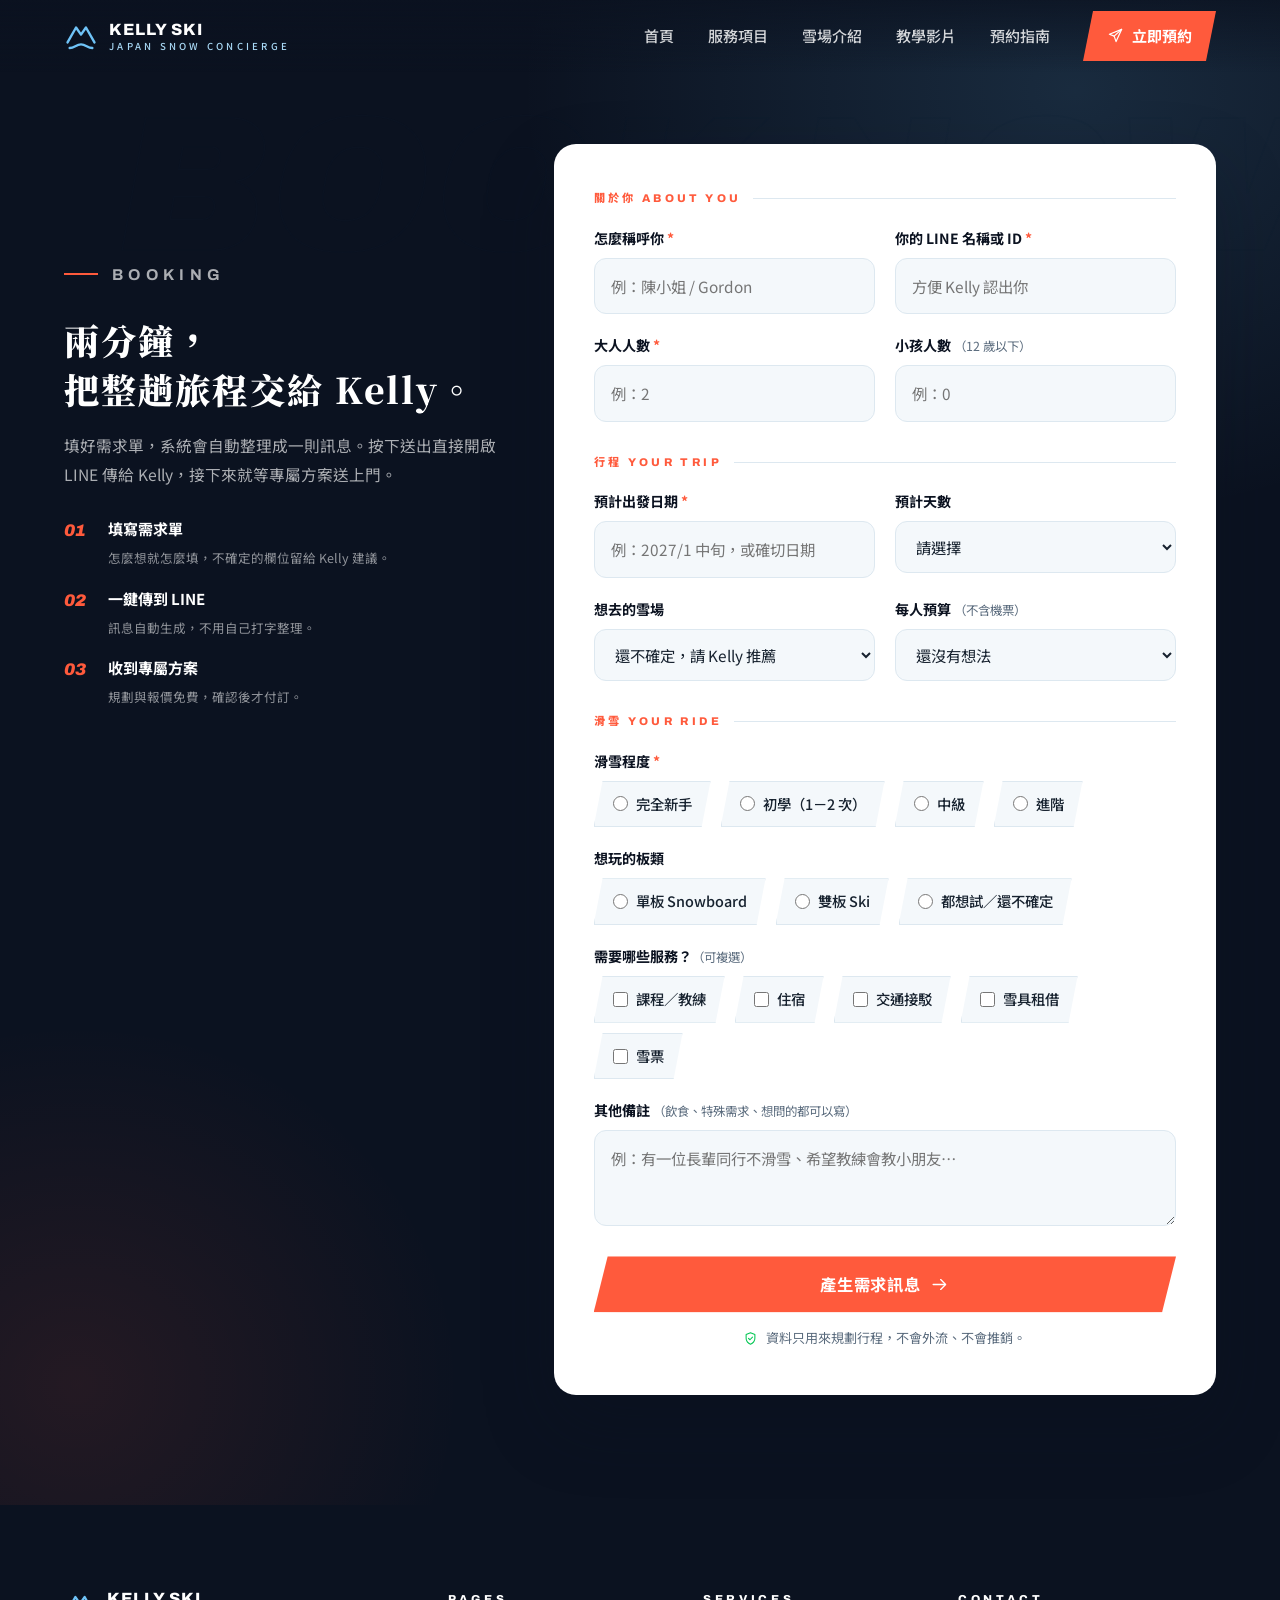
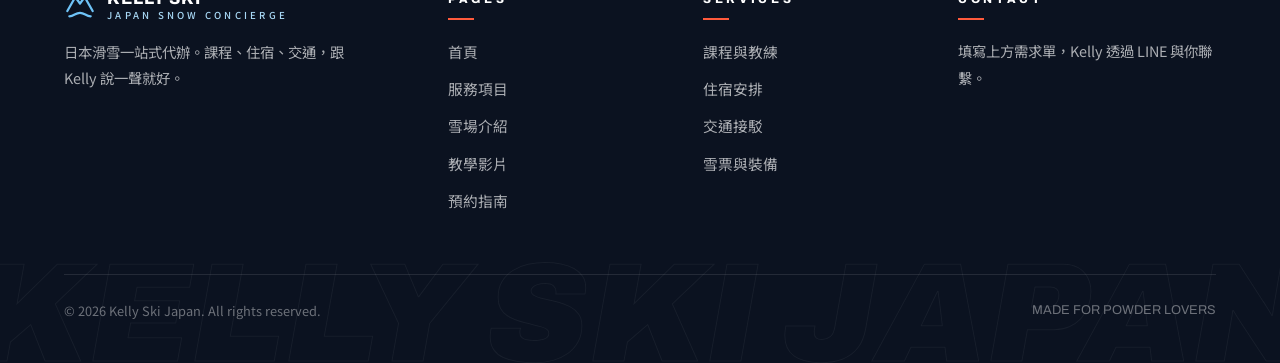
<file: booking.html>
<!DOCTYPE html>
<html lang="zh-Hant">
<head>
<meta charset="UTF-8">
<meta name="viewport" content="width=device-width, initial-scale=1.0">
<title>立即預約｜Kelly Ski Japan 日本滑雪一站式代辦</title>
<meta name="description" content="兩分鐘填寫滑雪需求單：日期、人數、程度、預算，自動整理成訊息一鍵傳給 Kelly 的 LINE，免費規劃專屬行程。">
<link rel="icon" href="data:image/svg+xml,%3Csvg xmlns='http://www.w3.org/2000/svg' viewBox='0 0 64 64'%3E%3Crect width='64' height='64' rx='14' fill='%230b1220'/%3E%3Cpath d='M10 44 26 18l10 14 6-8 12 20Z' fill='%236fc3f7'/%3E%3Cpath d='M14 52c8 0 10-5 18-5s10 5 18 5' stroke='%23ff5a3c' stroke-width='4' fill='none' stroke-linecap='round'/%3E%3C/svg%3E">
<link rel="preconnect" href="https://fonts.googleapis.com">
<link rel="preconnect" href="https://fonts.gstatic.com" crossorigin>
<link href="https://fonts.googleapis.com/css2?family=Archivo:ital,wght@0,500;0,700;0,800;0,900;1,700;1,900&family=Noto+Sans+TC:wght@400;500;700;900&family=Noto+Serif+TC:wght@600;700;900&display=swap" rel="stylesheet">
<link rel="stylesheet" href="styles.css">
<style>
  .booking-page {
    background:
      radial-gradient(70% 46% at 84% 6%, rgba(111, 195, 247, 0.14), transparent 62%),
      radial-gradient(50% 40% at 6% 92%, rgba(255, 90, 60, 0.1), transparent 60%),
      var(--k-black);
    min-height: 100vh;
    padding: calc(var(--nav-h) + 72px) 0 110px;
    position: relative;
    overflow: hidden;
  }
  .booking-page .ghost { top: 90px; right: -30px; }
</style>
</head>
<body data-page="booking">

<!-- ======= 手繪圖示庫 ======= -->
<svg xmlns="http://www.w3.org/2000/svg" style="display:none" aria-hidden="true">
  <symbol id="i-mark" viewBox="0 0 24 24"><path d="M2.5 16.5 8.5 6l3.5 5 3.5-5 6 10.5"/><path d="M4 20.5c3.5 0 4.5-2.6 8-2.6s4.5 2.6 8 2.6"/></symbol>
  <symbol id="i-ski" viewBox="0 0 24 24"><circle cx="15" cy="4.2" r="1.9"/><path d="M14 7.2 10.5 11l2.6 3-1.8 3.6"/><path d="M13.4 8.6l3.4 1.6 2.2 3.4"/><path d="M4.5 19.2 19 15.4"/><path d="M6 21.8 20.5 18"/></symbol>
  <symbol id="i-board" viewBox="0 0 24 24"><g transform="rotate(-22 12 12)"><rect x="3" y="9.6" width="18" height="4.8" rx="2.4"/><path d="M8.5 9.6v4.8M15.5 9.6v4.8"/></g></symbol>
  <symbol id="i-coach" viewBox="0 0 24 24"><path d="M3.5 10.2 13.5 6v12l-10-4.2v-3.6Z"/><path d="M6.5 15.4V19a1.5 1.5 0 0 0 3 0v-2.2"/><path d="M16.5 9.2a4.6 4.6 0 0 1 0 5.6"/><path d="M19 7a8 8 0 0 1 0 10"/></symbol>
  <symbol id="i-bed" viewBox="0 0 24 24"><path d="M3 19V9"/><path d="M3 13h13.5A4.5 4.5 0 0 1 21 17.5V19"/><path d="M3 17h18"/><circle cx="7.2" cy="10.8" r="1.8"/></symbol>
  <symbol id="i-bus" viewBox="0 0 24 24"><rect x="3.5" y="4.5" width="17" height="13" rx="2.5"/><path d="M3.5 11.5h17"/><path d="M12 4.5v7"/><circle cx="7.6" cy="19.4" r="1.4"/><circle cx="16.4" cy="19.4" r="1.4"/></symbol>
  <symbol id="i-lift" viewBox="0 0 24 24"><path d="M2 5l20-2.6"/><path d="M12.4 3.9V8"/><rect x="7.5" y="8" width="9.8" height="9.5" rx="2.4"/><path d="M7.5 12.6h9.8"/></symbol>
  <symbol id="i-ticket" viewBox="0 0 24 24"><path d="M4 8.5a2 2 0 0 1 2-2h12a2 2 0 0 1 2 2v1.2a2.3 2.3 0 0 0 0 4.6v1.2a2 2 0 0 1-2 2H6a2 2 0 0 1-2-2v-1.2a2.3 2.3 0 0 0 0-4.6Z"/><path d="M14.5 6.5v11" stroke-dasharray="2.4 2.6"/></symbol>
  <symbol id="i-gear" viewBox="0 0 24 24"><path d="M5 13a7 7 0 0 1 14 0v2.4a1.6 1.6 0 0 1-1.6 1.6H6.6A1.6 1.6 0 0 1 5 15.4Z"/><path d="M5 13h14"/><path d="M9 17v1.3a3 3 0 0 0 6 0V17"/></symbol>
  <symbol id="i-cal" viewBox="0 0 24 24"><rect x="3.8" y="5.5" width="16.4" height="15" rx="2.5"/><path d="M3.8 10.5h16.4"/><path d="M8.5 3.2v4M15.5 3.2v4"/><path d="M8 14.5h3M13 14.5h3M8 17.5h3"/></symbol>
  <symbol id="i-pin" viewBox="0 0 24 24"><path d="M12 21.5S5.5 15.8 5.5 11a6.5 6.5 0 0 1 13 0c0 4.8-6.5 10.5-6.5 10.5Z"/><circle cx="12" cy="10.8" r="2.4"/></symbol>
  <symbol id="i-chat" viewBox="0 0 24 24"><path d="M4 7A2.8 2.8 0 0 1 6.8 4.2h10.4A2.8 2.8 0 0 1 20 7v6.4a2.8 2.8 0 0 1-2.8 2.8H10l-4.6 4v-4h-.4A2.8 2.8 0 0 1 4 13.4Z"/><path d="M8.4 10.7h.01M12 10.7h.01M15.6 10.7h.01" stroke-width="2.6"/></symbol>
  <symbol id="i-snow" viewBox="0 0 24 24"><path d="M12 2.8v18.4"/><path d="M4 7.4l16 9.2M20 7.4 4 16.6"/><path d="M9.6 4.4 12 6.5l2.4-2.1M14.4 19.6 12 17.5l-2.4 2.1"/></symbol>
  <symbol id="i-powder" viewBox="0 0 24 24"><path d="M3 9.4c3 0 3 2.2 6 2.2s3-2.2 6-2.2 3 2.2 6 2.2"/><path d="M3 15c3 0 3 2.2 6 2.2s3-2.2 6-2.2 3 2.2 6 2.2"/></symbol>
  <symbol id="i-check" viewBox="0 0 24 24"><circle cx="12" cy="12" r="8.6"/><path d="M8.2 12.4l2.6 2.7 5-5.4"/></symbol>
  <symbol id="i-tick" viewBox="0 0 24 24"><path d="M4.5 12.8l5 5L19.5 6.6"/></symbol>
  <symbol id="i-arrow" viewBox="0 0 24 24"><path d="M4 12h15"/><path d="M13.5 5.8 19.7 12l-6.2 6.2"/></symbol>
  <symbol id="i-chev" viewBox="0 0 24 24"><path d="M6 9.4l6 6 6-6"/></symbol>
  <symbol id="i-clock" viewBox="0 0 24 24"><circle cx="12" cy="12" r="8.6"/><path d="M12 7.4V12l3.4 2.2"/></symbol>
  <symbol id="i-yen" viewBox="0 0 24 24"><circle cx="12" cy="12" r="8.6"/><path d="M8.8 7.6 12 12.4l3.2-4.8M12 12.4V17M9.4 13.6h5.2M9.4 15.8h5.2"/></symbol>
  <symbol id="i-level" viewBox="0 0 24 24"><path d="M4.5 19.5v-3.4M9.5 19.5v-6.8M14.5 19.5V9.3M19.5 19.5V5.5"/></symbol>
  <symbol id="i-group" viewBox="0 0 24 24"><circle cx="9" cy="8.4" r="3.1"/><path d="M3.4 19.6a5.6 5.6 0 0 1 11.2 0"/><circle cx="16.9" cy="9.6" r="2.4"/><path d="M16.4 19.6a5.4 5.4 0 0 1 4.2-5.2"/></symbol>
  <symbol id="i-star" viewBox="0 0 24 24"><path d="m12 3.6 2.5 5.2 5.7.8-4.1 4 1 5.7-5.1-2.7-5.1 2.7 1-5.7-4.1-4 5.7-.8Z"/></symbol>
  <symbol id="i-shield" viewBox="0 0 24 24"><path d="M12 2.8 19 5.6v5.5c0 4.6-3 8.4-7 10-4-1.6-7-5.4-7-10V5.6Z"/><path d="m8.8 11.7 2.3 2.3 4.1-4.3"/></symbol>
  <symbol id="i-doc" viewBox="0 0 24 24"><path d="M6.5 4.6A1.6 1.6 0 0 1 8.1 3h5.7L18.5 7.7V19.4a1.6 1.6 0 0 1-1.6 1.6H8.1a1.6 1.6 0 0 1-1.6-1.6Z"/><path d="M13.8 3v4.9h4.7"/><path d="M9.6 12.4h5.2M9.6 15.8h5.2"/></symbol>
  <symbol id="i-send" viewBox="0 0 24 24"><path d="M20.6 3.4 3.4 10.2l6.7 2.7 2.7 7.7 7.8-17.2Z"/><path d="M20.6 3.4 10.1 12.9"/></symbol>
  <symbol id="i-copy" viewBox="0 0 24 24"><rect x="8.6" y="8.6" width="11" height="11.8" rx="2"/><path d="M15.4 8.6V6.2a2 2 0 0 0-2-2H6.2a2 2 0 0 0-2 2v7.2a2 2 0 0 0 2 2h2.4"/></symbol>
  <symbol id="i-onsen" viewBox="0 0 24 24"><path d="M4.5 14h15v.8a7.5 7.5 0 0 1-15 0Z"/><path d="M8.6 4.5c-1 1.4.8 2.4-.2 3.8M12 4.5c-1 1.4.8 2.4-.2 3.8M15.4 4.5c-1 1.4.8 2.4-.2 3.8"/></symbol>
  <symbol id="i-flag" viewBox="0 0 24 24"><path d="M6.5 21.5v-17"/><path d="M6.5 5c2-1.3 4-1.3 6 0s4 1.3 6 0v7.4c-2 1.3-4 1.3-6 0s-4-1.3-6 0"/></symbol>
  <symbol id="i-menu" viewBox="0 0 24 24"><path d="M4 7.2h16M4 12h16M4 16.8h10"/></symbol>
  <symbol id="i-close" viewBox="0 0 24 24"><path d="M5.6 5.6l12.8 12.8M18.4 5.6 5.6 18.4"/></symbol>
</svg>

<!-- ======= 導覽列 ======= -->
<header class="site-nav scrolled">
  <div class="nav-inner">
    <a class="brand" href="index.html">
      <svg class="mark ico" style="width:34px;height:34px;color:#6fc3f7"><use href="#i-mark"/></svg>
      <span class="brand-txt"><b>KELLY SKI</b><span>JAPAN SNOW CONCIERGE</span></span>
    </a>
    <button class="nav-burger" aria-label="開啟選單">
      <svg class="ico ic-menu"><use href="#i-menu"/></svg>
      <svg class="ico ic-close"><use href="#i-close"/></svg>
    </button>
    <nav class="nav-links">
      <a href="index.html">首頁</a>
      <a href="services.html">服務項目</a>
      <a href="resorts.html">雪場介紹</a>
      <a href="videos.html">教學影片</a>
      <a href="guide.html">預約指南</a>
      <a href="booking.html" class="nav-cta active"><svg class="ico"><use href="#i-send"/></svg>立即預約</a>
    </nav>
  </div>
</header>

<!-- ======= 預約區 ======= -->
<div class="booking-page">
  <span class="ghost">BOOK NOW</span>
  <div class="container">
    <div class="booking-wrap">

      <!-- 側欄說明 -->
      <aside class="booking-side reveal">
        <p class="eyebrow">Booking</p>
        <h2>兩分鐘，<br>把整趟旅程交給 Kelly。</h2>
        <p>填好需求單，系統會自動整理成一則訊息。按下送出直接開啟 LINE 傳給 Kelly，接下來就等專屬方案送上門。</p>
        <ul class="side-steps">
          <li><span class="sn en">01</span><span><b>填寫需求單</b><small>怎麼想就怎麼填，不確定的欄位留給 Kelly 建議。</small></span></li>
          <li><span class="sn en">02</span><span><b>一鍵傳到 LINE</b><small>訊息自動生成，不用自己打字整理。</small></span></li>
          <li><span class="sn en">03</span><span><b>收到專屬方案</b><small>規劃與報價免費，確認後才付訂。</small></span></li>
        </ul>
      </aside>

      <!-- 表單 -->
      <div>
        <form class="booking reveal" id="bookingForm" novalidate style="--d:0.1s">
          <p class="form-sec-label">關於你 About You</p>
          <div class="form-grid">
            <div class="field">
              <label for="fName">怎麼稱呼你 <span class="req">*</span></label>
              <input type="text" id="fName" name="name" placeholder="例：陳小姐 / Gordon" required>
            </div>
            <div class="field">
              <label for="fLine">你的 LINE 名稱或 ID <span class="req">*</span></label>
              <input type="text" id="fLine" name="line" placeholder="方便 Kelly 認出你" required>
            </div>
            <div class="field">
              <label for="fAdults">大人人數 <span class="req">*</span></label>
              <input type="number" id="fAdults" name="adults" min="1" max="50" placeholder="例：2" required>
            </div>
            <div class="field">
              <label for="fKids">小孩人數 <span class="opt">（12 歲以下）</span></label>
              <input type="number" id="fKids" name="kids" min="0" max="50" placeholder="例：0">
            </div>
          </div>

          <p class="form-sec-label">行程 Your Trip</p>
          <div class="form-grid">
            <div class="field">
              <label for="fDate">預計出發日期 <span class="req">*</span></label>
              <input type="text" id="fDate" name="date" placeholder="例：2027/1 中旬，或確切日期" required>
            </div>
            <div class="field">
              <label for="fDays">預計天數</label>
              <select id="fDays" name="days">
                <option value="">請選擇</option>
                <option>3 天以內</option>
                <option>4－5 天</option>
                <option>6－7 天</option>
                <option>8 天以上</option>
                <option>還不確定</option>
              </select>
            </div>
            <div class="field">
              <label for="fResort">想去的雪場</label>
              <select id="fResort" name="resort">
                <option value="">還不確定，請 Kelly 推薦</option>
                <option>二世谷 Niseko</option>
                <option>留壽都 Rusutsu</option>
                <option>富良野 Furano</option>
                <option>白馬 Hakuba</option>
                <option>野澤溫泉 Nozawa</option>
                <option>藏王溫泉 Zao</option>
                <option>苗場 Naeba</option>
                <option>輕井澤 Karuizawa</option>
                <option>其他（備註說明）</option>
              </select>
            </div>
            <div class="field">
              <label for="fBudget">每人預算 <span class="opt">（不含機票）</span></label>
              <select id="fBudget" name="budget">
                <option value="">還沒有想法</option>
                <option>3 萬台幣以內</option>
                <option>3－5 萬台幣</option>
                <option>5－8 萬台幣</option>
                <option>8 萬台幣以上</option>
              </select>
            </div>
          </div>

          <p class="form-sec-label">滑雪 Your Ride</p>
          <div class="form-grid">
            <div class="field full">
              <label>滑雪程度 <span class="req">*</span></label>
              <div class="choice-group">
                <label><input type="radio" name="level" value="完全新手（沒滑過）" required>完全新手</label>
                <label><input type="radio" name="level" value="初學（滑過 1－2 次）">初學（1－2 次）</label>
                <label><input type="radio" name="level" value="中級（可自行滑行）">中級</label>
                <label><input type="radio" name="level" value="進階">進階</label>
              </div>
            </div>
            <div class="field full">
              <label>想玩的板類</label>
              <div class="choice-group">
                <label><input type="radio" name="board" value="單板 Snowboard">單板 Snowboard</label>
                <label><input type="radio" name="board" value="雙板 Ski">雙板 Ski</label>
                <label><input type="radio" name="board" value="都想試 / 還不確定">都想試／還不確定</label>
              </div>
            </div>
            <div class="field full">
              <label>需要哪些服務？<span class="opt">（可複選）</span></label>
              <div class="choice-group">
                <label><input type="checkbox" name="services" value="滑雪課程／教練">課程／教練</label>
                <label><input type="checkbox" name="services" value="住宿">住宿</label>
                <label><input type="checkbox" name="services" value="交通接駁">交通接駁</label>
                <label><input type="checkbox" name="services" value="雪具租借">雪具租借</label>
                <label><input type="checkbox" name="services" value="雪票">雪票</label>
              </div>
            </div>
            <div class="field full">
              <label for="fNote">其他備註 <span class="opt">（飲食、特殊需求、想問的都可以寫）</span></label>
              <textarea id="fNote" name="note" placeholder="例：有一位長輩同行不滑雪、希望教練會教小朋友…"></textarea>
            </div>
          </div>

          <div class="form-actions">
            <button type="submit" class="btn btn-primary btn-block">產生需求訊息<svg class="ico slide"><use href="#i-arrow"/></svg></button>
            <p class="form-note"><svg class="ico"><use href="#i-shield"/></svg>資料只用來規劃行程，不會外流、不會推銷。</p>
          </div>
        </form>

        <!-- 自動送出成功 -->
        <div class="result" id="autoResult">
          <h3><svg class="ico"><use href="#i-check"/></svg>已送出，Kelly 收到了！</h3>
          <p class="hint">需求單已直接傳到 Kelly 的 LINE，會盡快主動與你聯繫。想先聊聊，也可以直接加好友：</p>
          <div class="result-actions">
            <a class="btn btn-line-g" id="btnAddFriend" href="#" target="_blank" rel="noopener"><svg class="ico"><use href="#i-chat"/></svg>加 Kelly 的 LINE 好友</a>
          </div>
        </div>

        <!-- 結果（手動備援） -->
        <div class="result" id="result">
          <h3><svg class="ico"><use href="#i-check"/></svg>需求單完成！</h3>
          <p class="hint">訊息已幫你整理好——按下方按鈕傳給 Kelly，或複製後貼到 LINE。</p>
          <textarea id="resultText" readonly></textarea>
          <div class="result-actions">
            <button class="btn btn-line-g" id="btnLine"><svg class="ico"><use href="#i-send"/></svg>用 LINE 傳給 Kelly</button>
            <button class="btn btn-dark" id="btnCopy"><svg class="ico"><use href="#i-copy"/></svg>複製訊息</button>
          </div>
        </div>
      </div>
    </div>
  </div>
</div>

<!-- ======= Footer ======= -->
<footer>
  <div class="container">
    <div class="foot-grid">
      <div class="foot-brand">
        <a class="brand" href="index.html">
          <svg class="ico" style="width:32px;height:32px;color:#6fc3f7"><use href="#i-mark"/></svg>
          <span class="brand-txt"><b>KELLY SKI</b><span>JAPAN SNOW CONCIERGE</span></span>
        </a>
        <p>日本滑雪一站式代辦。課程、住宿、交通，跟 Kelly 說一聲就好。</p>
      </div>
      <div>
        <h4>Pages</h4>
        <nav>
          <a href="index.html">首頁</a>
          <a href="services.html">服務項目</a>
          <a href="resorts.html">雪場介紹</a>
          <a href="videos.html">教學影片</a>
          <a href="guide.html">預約指南</a>
        </nav>
      </div>
      <div>
        <h4>Services</h4>
        <nav>
          <a href="services.html#lessons">課程與教練</a>
          <a href="services.html#stay">住宿安排</a>
          <a href="services.html#transfer">交通接駁</a>
          <a href="services.html#gear">雪票與裝備</a>
        </nav>
      </div>
      <div class="foot-contact">
        <h4>Contact</h4>
        <p>填寫上方需求單，Kelly 透過 LINE 與你聯繫。</p>
      </div>
    </div>
    <div class="foot-bottom">
      <span>© <span data-year>2026</span> Kelly Ski Japan. All rights reserved.</span>
      <span class="en">MADE FOR POWDER LOVERS</span>
    </div>
  </div>
  <span class="foot-watermark">KELLY SKI JAPAN</span>
</footer>

<div class="toast" id="toast">已複製！貼到 LINE 傳給 Kelly 吧</div>

<script src="main.js"></script>
</body>
</html>
</file>
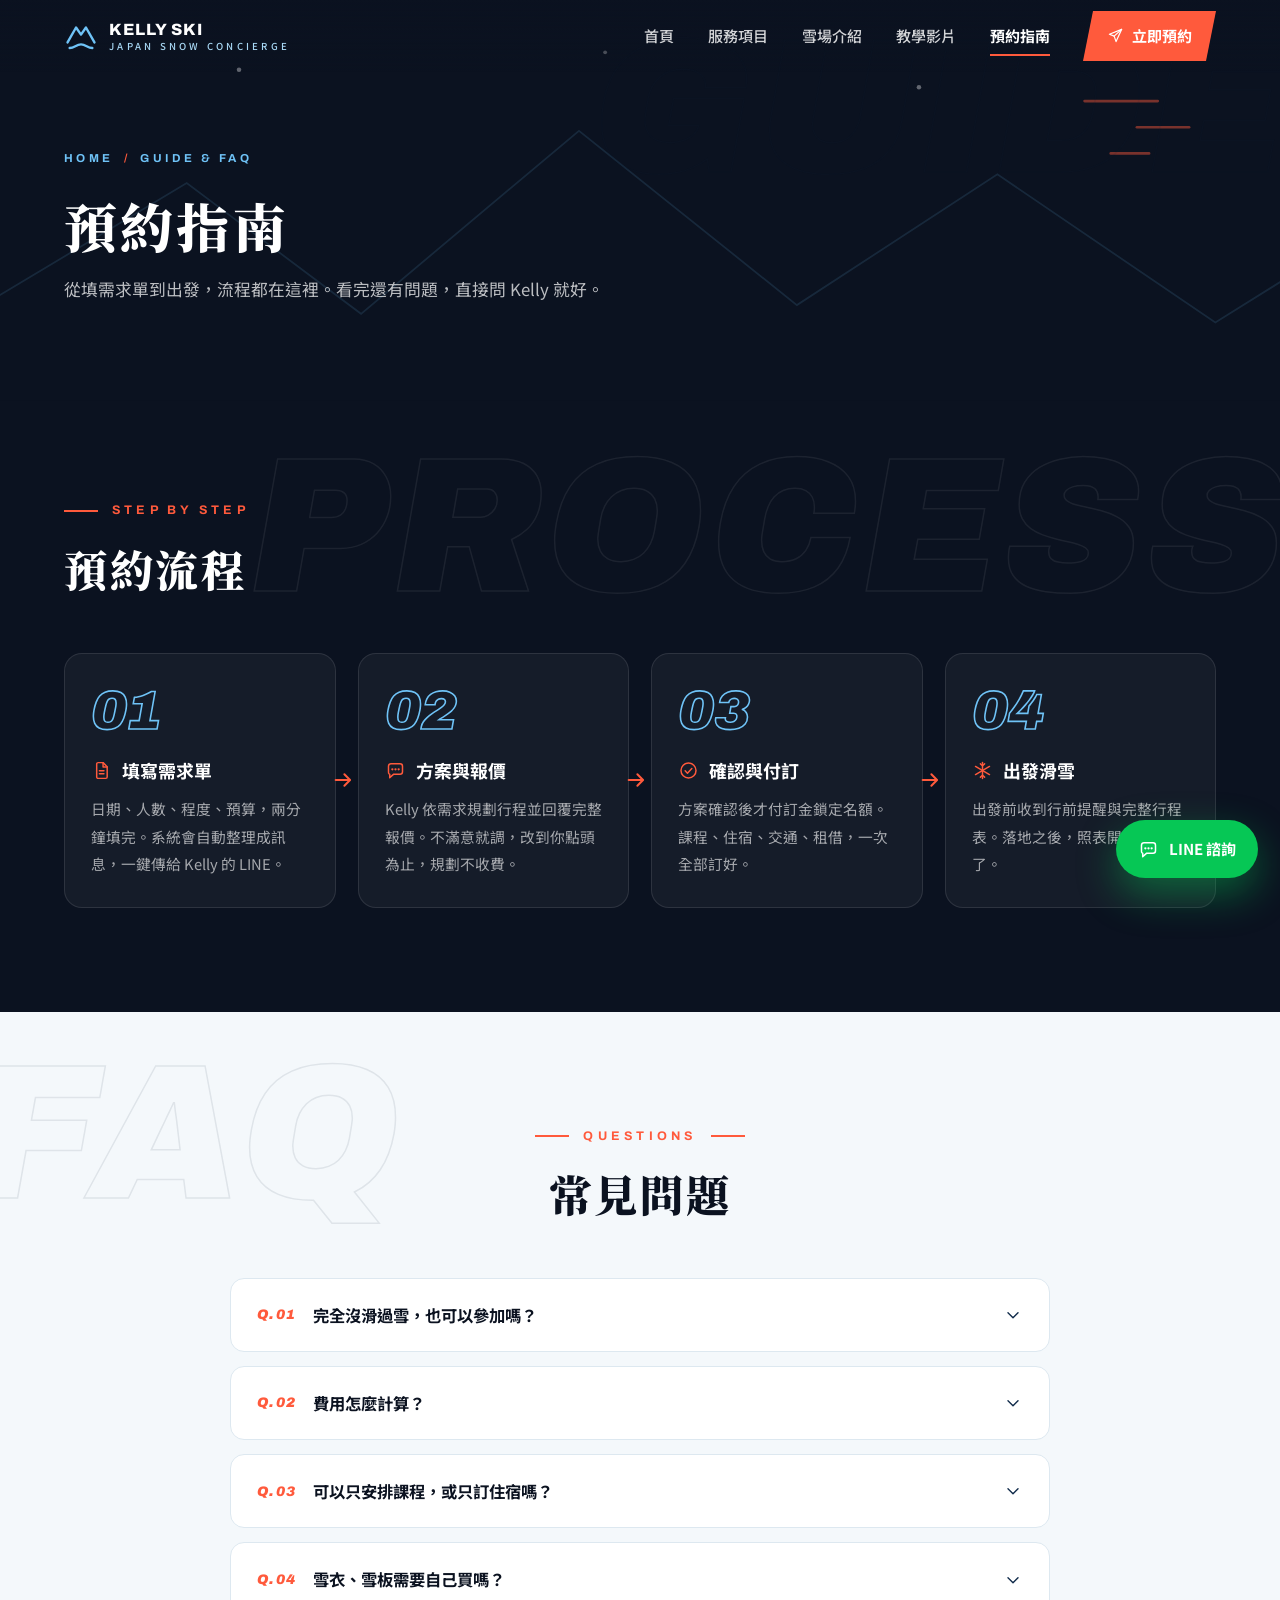
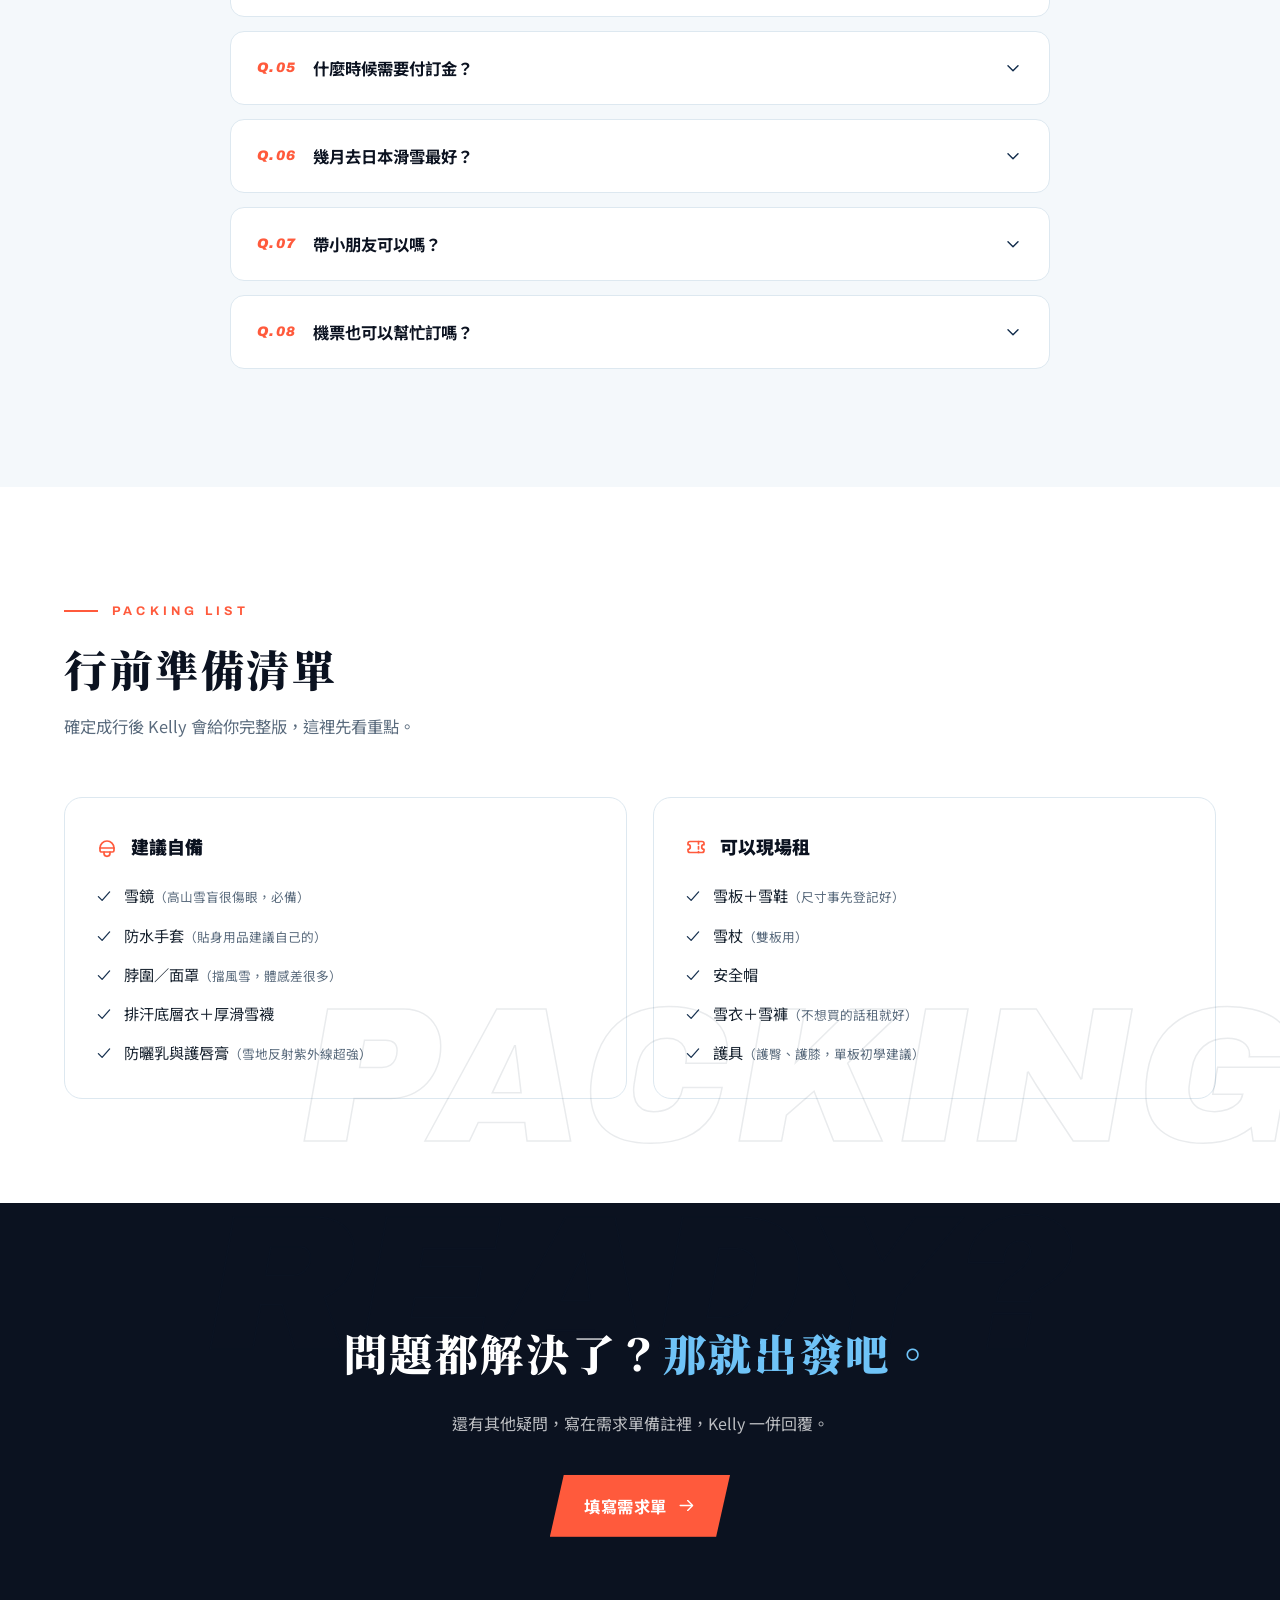
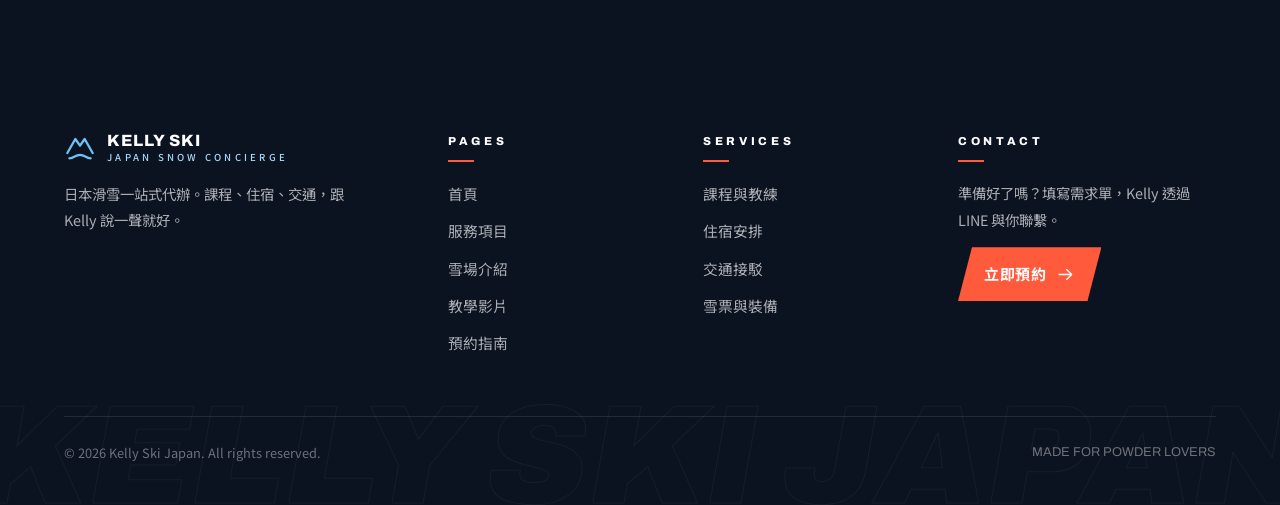
<file: guide.html>
<!DOCTYPE html>
<html lang="zh-Hant">
<head>
<meta charset="UTF-8">
<meta name="viewport" content="width=device-width, initial-scale=1.0">
<title>預約指南｜Kelly Ski Japan 日本滑雪一站式代辦</title>
<meta name="description" content="預約流程、常見問題與行前準備清單——第一次找 Kelly 安排日本滑雪，看這頁就夠。">
<link rel="icon" href="data:image/svg+xml,%3Csvg xmlns='http://www.w3.org/2000/svg' viewBox='0 0 64 64'%3E%3Crect width='64' height='64' rx='14' fill='%230b1220'/%3E%3Cpath d='M10 44 26 18l10 14 6-8 12 20Z' fill='%236fc3f7'/%3E%3Cpath d='M14 52c8 0 10-5 18-5s10 5 18 5' stroke='%23ff5a3c' stroke-width='4' fill='none' stroke-linecap='round'/%3E%3C/svg%3E">
<link rel="preconnect" href="https://fonts.googleapis.com">
<link rel="preconnect" href="https://fonts.gstatic.com" crossorigin>
<link href="https://fonts.googleapis.com/css2?family=Archivo:ital,wght@0,500;0,700;0,800;0,900;1,700;1,900&family=Noto+Sans+TC:wght@400;500;700;900&family=Noto+Serif+TC:wght@600;700;900&display=swap" rel="stylesheet">
<link rel="stylesheet" href="styles.css">
</head>
<body data-page="guide">

<!-- ======= 手繪圖示庫 ======= -->
<svg xmlns="http://www.w3.org/2000/svg" style="display:none" aria-hidden="true">
  <symbol id="i-mark" viewBox="0 0 24 24"><path d="M2.5 16.5 8.5 6l3.5 5 3.5-5 6 10.5"/><path d="M4 20.5c3.5 0 4.5-2.6 8-2.6s4.5 2.6 8 2.6"/></symbol>
  <symbol id="i-ski" viewBox="0 0 24 24"><circle cx="15" cy="4.2" r="1.9"/><path d="M14 7.2 10.5 11l2.6 3-1.8 3.6"/><path d="M13.4 8.6l3.4 1.6 2.2 3.4"/><path d="M4.5 19.2 19 15.4"/><path d="M6 21.8 20.5 18"/></symbol>
  <symbol id="i-board" viewBox="0 0 24 24"><g transform="rotate(-22 12 12)"><rect x="3" y="9.6" width="18" height="4.8" rx="2.4"/><path d="M8.5 9.6v4.8M15.5 9.6v4.8"/></g></symbol>
  <symbol id="i-coach" viewBox="0 0 24 24"><path d="M3.5 10.2 13.5 6v12l-10-4.2v-3.6Z"/><path d="M6.5 15.4V19a1.5 1.5 0 0 0 3 0v-2.2"/><path d="M16.5 9.2a4.6 4.6 0 0 1 0 5.6"/><path d="M19 7a8 8 0 0 1 0 10"/></symbol>
  <symbol id="i-bed" viewBox="0 0 24 24"><path d="M3 19V9"/><path d="M3 13h13.5A4.5 4.5 0 0 1 21 17.5V19"/><path d="M3 17h18"/><circle cx="7.2" cy="10.8" r="1.8"/></symbol>
  <symbol id="i-bus" viewBox="0 0 24 24"><rect x="3.5" y="4.5" width="17" height="13" rx="2.5"/><path d="M3.5 11.5h17"/><path d="M12 4.5v7"/><circle cx="7.6" cy="19.4" r="1.4"/><circle cx="16.4" cy="19.4" r="1.4"/></symbol>
  <symbol id="i-lift" viewBox="0 0 24 24"><path d="M2 5l20-2.6"/><path d="M12.4 3.9V8"/><rect x="7.5" y="8" width="9.8" height="9.5" rx="2.4"/><path d="M7.5 12.6h9.8"/></symbol>
  <symbol id="i-ticket" viewBox="0 0 24 24"><path d="M4 8.5a2 2 0 0 1 2-2h12a2 2 0 0 1 2 2v1.2a2.3 2.3 0 0 0 0 4.6v1.2a2 2 0 0 1-2 2H6a2 2 0 0 1-2-2v-1.2a2.3 2.3 0 0 0 0-4.6Z"/><path d="M14.5 6.5v11" stroke-dasharray="2.4 2.6"/></symbol>
  <symbol id="i-gear" viewBox="0 0 24 24"><path d="M5 13a7 7 0 0 1 14 0v2.4a1.6 1.6 0 0 1-1.6 1.6H6.6A1.6 1.6 0 0 1 5 15.4Z"/><path d="M5 13h14"/><path d="M9 17v1.3a3 3 0 0 0 6 0V17"/></symbol>
  <symbol id="i-cal" viewBox="0 0 24 24"><rect x="3.8" y="5.5" width="16.4" height="15" rx="2.5"/><path d="M3.8 10.5h16.4"/><path d="M8.5 3.2v4M15.5 3.2v4"/><path d="M8 14.5h3M13 14.5h3M8 17.5h3"/></symbol>
  <symbol id="i-pin" viewBox="0 0 24 24"><path d="M12 21.5S5.5 15.8 5.5 11a6.5 6.5 0 0 1 13 0c0 4.8-6.5 10.5-6.5 10.5Z"/><circle cx="12" cy="10.8" r="2.4"/></symbol>
  <symbol id="i-chat" viewBox="0 0 24 24"><path d="M4 7A2.8 2.8 0 0 1 6.8 4.2h10.4A2.8 2.8 0 0 1 20 7v6.4a2.8 2.8 0 0 1-2.8 2.8H10l-4.6 4v-4h-.4A2.8 2.8 0 0 1 4 13.4Z"/><path d="M8.4 10.7h.01M12 10.7h.01M15.6 10.7h.01" stroke-width="2.6"/></symbol>
  <symbol id="i-snow" viewBox="0 0 24 24"><path d="M12 2.8v18.4"/><path d="M4 7.4l16 9.2M20 7.4 4 16.6"/><path d="M9.6 4.4 12 6.5l2.4-2.1M14.4 19.6 12 17.5l-2.4 2.1"/></symbol>
  <symbol id="i-powder" viewBox="0 0 24 24"><path d="M3 9.4c3 0 3 2.2 6 2.2s3-2.2 6-2.2 3 2.2 6 2.2"/><path d="M3 15c3 0 3 2.2 6 2.2s3-2.2 6-2.2 3 2.2 6 2.2"/></symbol>
  <symbol id="i-check" viewBox="0 0 24 24"><circle cx="12" cy="12" r="8.6"/><path d="M8.2 12.4l2.6 2.7 5-5.4"/></symbol>
  <symbol id="i-tick" viewBox="0 0 24 24"><path d="M4.5 12.8l5 5L19.5 6.6"/></symbol>
  <symbol id="i-arrow" viewBox="0 0 24 24"><path d="M4 12h15"/><path d="M13.5 5.8 19.7 12l-6.2 6.2"/></symbol>
  <symbol id="i-chev" viewBox="0 0 24 24"><path d="M6 9.4l6 6 6-6"/></symbol>
  <symbol id="i-clock" viewBox="0 0 24 24"><circle cx="12" cy="12" r="8.6"/><path d="M12 7.4V12l3.4 2.2"/></symbol>
  <symbol id="i-yen" viewBox="0 0 24 24"><circle cx="12" cy="12" r="8.6"/><path d="M8.8 7.6 12 12.4l3.2-4.8M12 12.4V17M9.4 13.6h5.2M9.4 15.8h5.2"/></symbol>
  <symbol id="i-level" viewBox="0 0 24 24"><path d="M4.5 19.5v-3.4M9.5 19.5v-6.8M14.5 19.5V9.3M19.5 19.5V5.5"/></symbol>
  <symbol id="i-group" viewBox="0 0 24 24"><circle cx="9" cy="8.4" r="3.1"/><path d="M3.4 19.6a5.6 5.6 0 0 1 11.2 0"/><circle cx="16.9" cy="9.6" r="2.4"/><path d="M16.4 19.6a5.4 5.4 0 0 1 4.2-5.2"/></symbol>
  <symbol id="i-star" viewBox="0 0 24 24"><path d="m12 3.6 2.5 5.2 5.7.8-4.1 4 1 5.7-5.1-2.7-5.1 2.7 1-5.7-4.1-4 5.7-.8Z"/></symbol>
  <symbol id="i-shield" viewBox="0 0 24 24"><path d="M12 2.8 19 5.6v5.5c0 4.6-3 8.4-7 10-4-1.6-7-5.4-7-10V5.6Z"/><path d="m8.8 11.7 2.3 2.3 4.1-4.3"/></symbol>
  <symbol id="i-doc" viewBox="0 0 24 24"><path d="M6.5 4.6A1.6 1.6 0 0 1 8.1 3h5.7L18.5 7.7V19.4a1.6 1.6 0 0 1-1.6 1.6H8.1a1.6 1.6 0 0 1-1.6-1.6Z"/><path d="M13.8 3v4.9h4.7"/><path d="M9.6 12.4h5.2M9.6 15.8h5.2"/></symbol>
  <symbol id="i-send" viewBox="0 0 24 24"><path d="M20.6 3.4 3.4 10.2l6.7 2.7 2.7 7.7 7.8-17.2Z"/><path d="M20.6 3.4 10.1 12.9"/></symbol>
  <symbol id="i-copy" viewBox="0 0 24 24"><rect x="8.6" y="8.6" width="11" height="11.8" rx="2"/><path d="M15.4 8.6V6.2a2 2 0 0 0-2-2H6.2a2 2 0 0 0-2 2v7.2a2 2 0 0 0 2 2h2.4"/></symbol>
  <symbol id="i-onsen" viewBox="0 0 24 24"><path d="M4.5 14h15v.8a7.5 7.5 0 0 1-15 0Z"/><path d="M8.6 4.5c-1 1.4.8 2.4-.2 3.8M12 4.5c-1 1.4.8 2.4-.2 3.8M15.4 4.5c-1 1.4.8 2.4-.2 3.8"/></symbol>
  <symbol id="i-flag" viewBox="0 0 24 24"><path d="M6.5 21.5v-17"/><path d="M6.5 5c2-1.3 4-1.3 6 0s4 1.3 6 0v7.4c-2 1.3-4 1.3-6 0s-4-1.3-6 0"/></symbol>
  <symbol id="i-menu" viewBox="0 0 24 24"><path d="M4 7.2h16M4 12h16M4 16.8h10"/></symbol>
  <symbol id="i-close" viewBox="0 0 24 24"><path d="M5.6 5.6l12.8 12.8M18.4 5.6 5.6 18.4"/></symbol>
</svg>

<!-- ======= 導覽列 ======= -->
<header class="site-nav scrolled">
  <div class="nav-inner">
    <a class="brand" href="index.html">
      <svg class="mark ico" style="width:34px;height:34px;color:#6fc3f7"><use href="#i-mark"/></svg>
      <span class="brand-txt"><b>KELLY SKI</b><span>JAPAN SNOW CONCIERGE</span></span>
    </a>
    <button class="nav-burger" aria-label="開啟選單">
      <svg class="ico ic-menu"><use href="#i-menu"/></svg>
      <svg class="ico ic-close"><use href="#i-close"/></svg>
    </button>
    <nav class="nav-links">
      <a href="index.html">首頁</a>
      <a href="services.html">服務項目</a>
      <a href="resorts.html">雪場介紹</a>
      <a href="videos.html">教學影片</a>
      <a href="guide.html" class="active">預約指南</a>
      <a href="booking.html" class="nav-cta"><svg class="ico"><use href="#i-send"/></svg>立即預約</a>
    </nav>
  </div>
</header>

<!-- ======= 內頁 Hero ======= -->
<section class="page-hero">
  <div class="ph-art" aria-hidden="true">
    <svg viewBox="0 0 1600 460" preserveAspectRatio="xMidYMid slice" xmlns="http://www.w3.org/2000/svg">
      <rect width="1600" height="460" fill="#0b1220"/>
      <g stroke="#6fc3f7" stroke-width="2" fill="none" opacity="0.14">
        <path d="M-20 390 280 210l200 150 250-210 250 200 230-150 250 170 160-100"/>
      </g>
      <g stroke="#ff5a3c" stroke-width="3" stroke-linecap="round" opacity="0.5">
        <path d="M1310 116h84"/><path d="M1370 146h60"/><path d="M1340 176h44"/>
      </g>
      <g fill="#ffffff"><circle cx="340" cy="80" r="2.6" opacity="0.4"/><circle cx="760" cy="60" r="2.2" opacity="0.35"/><circle cx="1120" cy="100" r="2.6" opacity="0.4"/></g>
    </svg>
  </div>
  <span class="ghost">GUIDE</span>
  <div class="container">
    <p class="crumbs">HOME <span class="sep">/</span> GUIDE &amp; FAQ</p>
    <h1>預約指南</h1>
    <p class="lede">從填需求單到出發，流程都在這裡。看完還有問題，直接問 Kelly 就好。</p>
  </div>
</section>

<!-- ======= 預約流程 ======= -->
<section class="on-dark" style="padding-top:90px">
  <span class="ghost" style="top:30px;right:-10px;">PROCESS</span>
  <div class="container">
    <div class="sec-head reveal">
      <p class="eyebrow">Step by Step</p>
      <h2>預約流程</h2>
    </div>
    <div class="steps">
      <div class="step reveal" style="--d:0s">
        <span class="n">01</span>
        <h3><svg class="ico"><use href="#i-doc"/></svg>填寫需求單</h3>
        <p>日期、人數、程度、預算，兩分鐘填完。系統會自動整理成訊息，一鍵傳給 Kelly 的 LINE。</p>
        <span class="arrow-next"><svg class="ico"><use href="#i-arrow"/></svg></span>
      </div>
      <div class="step reveal" style="--d:0.1s">
        <span class="n">02</span>
        <h3><svg class="ico"><use href="#i-chat"/></svg>方案與報價</h3>
        <p>Kelly 依需求規劃行程並回覆完整報價。不滿意就調，改到你點頭為止，規劃不收費。</p>
        <span class="arrow-next"><svg class="ico"><use href="#i-arrow"/></svg></span>
      </div>
      <div class="step reveal" style="--d:0.2s">
        <span class="n">03</span>
        <h3><svg class="ico"><use href="#i-check"/></svg>確認與付訂</h3>
        <p>方案確認後才付訂金鎖定名額。課程、住宿、交通、租借，一次全部訂好。</p>
        <span class="arrow-next"><svg class="ico"><use href="#i-arrow"/></svg></span>
      </div>
      <div class="step reveal" style="--d:0.3s">
        <span class="n">04</span>
        <h3><svg class="ico"><use href="#i-snow"/></svg>出發滑雪</h3>
        <p>出發前收到行前提醒與完整行程表。落地之後，照表開滑就對了。</p>
      </div>
    </div>
  </div>
</section>

<!-- ======= FAQ ======= -->
<section>
  <span class="ghost" style="top:26px;left:-30px;">FAQ</span>
  <div class="container">
    <div class="sec-head center reveal">
      <p class="eyebrow" style="justify-content:center">Questions</p>
      <h2>常見問題</h2>
    </div>
    <div class="faq-list">
      <details class="faq reveal">
        <summary><span class="q">Q.01</span>完全沒滑過雪，也可以參加嗎？<span class="chev"><svg class="ico"><use href="#i-chev"/></svg></span></summary>
        <div class="a">當然可以！大部分找 Kelly 的朋友都是第一次滑雪。我們會安排適合初學者的雪場與課程，教練從穿雪鞋、在雪上走路開始教，第一天就能體驗滑行的樂趣。</div>
      </details>
      <details class="faq reveal">
        <summary><span class="q">Q.02</span>費用怎麼計算？<span class="chev"><svg class="ico"><use href="#i-chev"/></svg></span></summary>
        <div class="a">依照人數、日期、住宿等級與課程需求客製報價。填寫需求單後，Kelly 會免費規劃並提供完整報價，覺得合適再預訂——規劃與報價階段完全不收費。</div>
      </details>
      <details class="faq reveal">
        <summary><span class="q">Q.03</span>可以只安排課程，或只訂住宿嗎？<span class="chev"><svg class="ico"><use href="#i-chev"/></svg></span></summary>
        <div class="a">可以！服務可以單點：只找中文教練、只訂雪場住宿、只安排機場接送都沒問題。在需求單勾選你需要的項目即可。</div>
      </details>
      <details class="faq reveal">
        <summary><span class="q">Q.04</span>雪衣、雪板需要自己買嗎？<span class="chev"><svg class="ico"><use href="#i-chev"/></svg></span></summary>
        <div class="a">不用特地購買。雪衣、雪褲、雪板、雪鞋、安全帽都能在當地租，Kelly 會事先幫你登記尺寸，到場即取。建議自備的只有脖圍、手套、雪鏡、厚襪等貼身小物。</div>
      </details>
      <details class="faq reveal">
        <summary><span class="q">Q.05</span>什麼時候需要付訂金？<span class="chev"><svg class="ico"><use href="#i-chev"/></svg></span></summary>
        <div class="a">行程方案與報價都確認後才需要付訂，細節會在報價時一併說明。確認前不會產生任何費用。</div>
      </details>
      <details class="faq reveal">
        <summary><span class="q">Q.06</span>幾月去日本滑雪最好？<span class="chev"><svg class="ico"><use href="#i-chev"/></svg></span></summary>
        <div class="a">日本雪季大約是 12 月中到隔年 3 月底。1、2 月雪況最穩定、粉雪最多；12 月與 3 月人潮較少、價格較親切。北海道的雪季通常比本州長。</div>
      </details>
      <details class="faq reveal">
        <summary><span class="q">Q.07</span>帶小朋友可以嗎？<span class="chev"><svg class="ico"><use href="#i-chev"/></svg></span></summary>
        <div class="a">非常歡迎！可以安排有兒童教學經驗的教練、親子友善雪場與雪上樂園，住宿也會優先挑選家庭房型與方便的位置。</div>
      </details>
      <details class="faq reveal">
        <summary><span class="q">Q.08</span>機票也可以幫忙訂嗎？<span class="chev"><svg class="ico"><use href="#i-chev"/></svg></span></summary>
        <div class="a">機票通常建議自行購買（用自己的會員與信用卡優惠最划算），但 Kelly 會告訴你建議的航班時段，確保跟接駁交通完美銜接。有需要也可以協助代訂。</div>
      </details>
    </div>
  </div>
</section>

<!-- ======= 行前清單 ======= -->
<section style="background:var(--k-white)">
  <span class="ghost" style="bottom:30px;right:-20px;">PACKING</span>
  <div class="container">
    <div class="sec-head reveal">
      <p class="eyebrow">Packing List</p>
      <h2>行前準備清單</h2>
      <p class="sub">確定成行後 Kelly 會給你完整版，這裡先看重點。</p>
    </div>
    <div class="check-grid">
      <div class="check-col reveal">
        <h3><svg class="ico"><use href="#i-gear"/></svg>建議自備</h3>
        <ul>
          <li><svg class="ico"><use href="#i-tick"/></svg><span>雪鏡<small>（高山雪盲很傷眼，必備）</small></span></li>
          <li><svg class="ico"><use href="#i-tick"/></svg><span>防水手套<small>（貼身用品建議自己的）</small></span></li>
          <li><svg class="ico"><use href="#i-tick"/></svg><span>脖圍／面罩<small>（擋風雪，體感差很多）</small></span></li>
          <li><svg class="ico"><use href="#i-tick"/></svg><span>排汗底層衣＋厚滑雪襪</span></li>
          <li><svg class="ico"><use href="#i-tick"/></svg><span>防曬乳與護唇膏<small>（雪地反射紫外線超強）</small></span></li>
        </ul>
      </div>
      <div class="check-col reveal" style="--d:0.12s">
        <h3><svg class="ico"><use href="#i-ticket"/></svg>可以現場租
</h3>
        <ul>
          <li><svg class="ico"><use href="#i-tick"/></svg><span>雪板＋雪鞋<small>（尺寸事先登記好）</small></span></li>
          <li><svg class="ico"><use href="#i-tick"/></svg><span>雪杖<small>（雙板用）</small></span></li>
          <li><svg class="ico"><use href="#i-tick"/></svg><span>安全帽</span></li>
          <li><svg class="ico"><use href="#i-tick"/></svg><span>雪衣＋雪褲<small>（不想買的話租就好）</small></span></li>
          <li><svg class="ico"><use href="#i-tick"/></svg><span>護具<small>（護臀、護膝，單板初學建議）</small></span></li>
        </ul>
      </div>
    </div>
  </div>
</section>

<!-- ======= CTA ======= -->
<section class="cta-band">
  <span class="ghost">READY?</span>
  <div class="container">
    <h2 class="reveal">問題都解決了？<span class="hl">那就出發吧。</span></h2>
    <p class="reveal">還有其他疑問，寫在需求單備註裡，Kelly 一併回覆。</p>
    <div class="btn-row reveal">
      <a class="btn btn-primary" href="booking.html">填寫需求單<svg class="ico slide"><use href="#i-arrow"/></svg></a>
    </div>
  </div>
</section>

<!-- ======= Footer ======= -->
<footer>
  <div class="container">
    <div class="foot-grid">
      <div class="foot-brand">
        <a class="brand" href="index.html">
          <svg class="ico" style="width:32px;height:32px;color:#6fc3f7"><use href="#i-mark"/></svg>
          <span class="brand-txt"><b>KELLY SKI</b><span>JAPAN SNOW CONCIERGE</span></span>
        </a>
        <p>日本滑雪一站式代辦。課程、住宿、交通，跟 Kelly 說一聲就好。</p>
      </div>
      <div>
        <h4>Pages</h4>
        <nav>
          <a href="index.html">首頁</a>
          <a href="services.html">服務項目</a>
          <a href="resorts.html">雪場介紹</a>
          <a href="videos.html">教學影片</a>
          <a href="guide.html">預約指南</a>
        </nav>
      </div>
      <div>
        <h4>Services</h4>
        <nav>
          <a href="services.html#lessons">課程與教練</a>
          <a href="services.html#stay">住宿安排</a>
          <a href="services.html#transfer">交通接駁</a>
          <a href="services.html#gear">雪票與裝備</a>
        </nav>
      </div>
      <div class="foot-contact">
        <h4>Contact</h4>
        <p>準備好了嗎？填寫需求單，Kelly 透過 LINE 與你聯繫。</p>
        <a class="btn btn-primary" href="booking.html">立即預約<svg class="ico slide"><use href="#i-arrow"/></svg></a>
      </div>
    </div>
    <div class="foot-bottom">
      <span>© <span data-year>2026</span> Kelly Ski Japan. All rights reserved.</span>
      <span class="en">MADE FOR POWDER LOVERS</span>
    </div>
  </div>
  <span class="foot-watermark">KELLY SKI JAPAN</span>
</footer>

<a class="fab-line" href="booking.html" aria-label="LINE 諮詢">
  <svg class="ico"><use href="#i-chat"/></svg><span>LINE 諮詢</span>
</a>

<script src="main.js"></script>
</body>
</html>
</file>
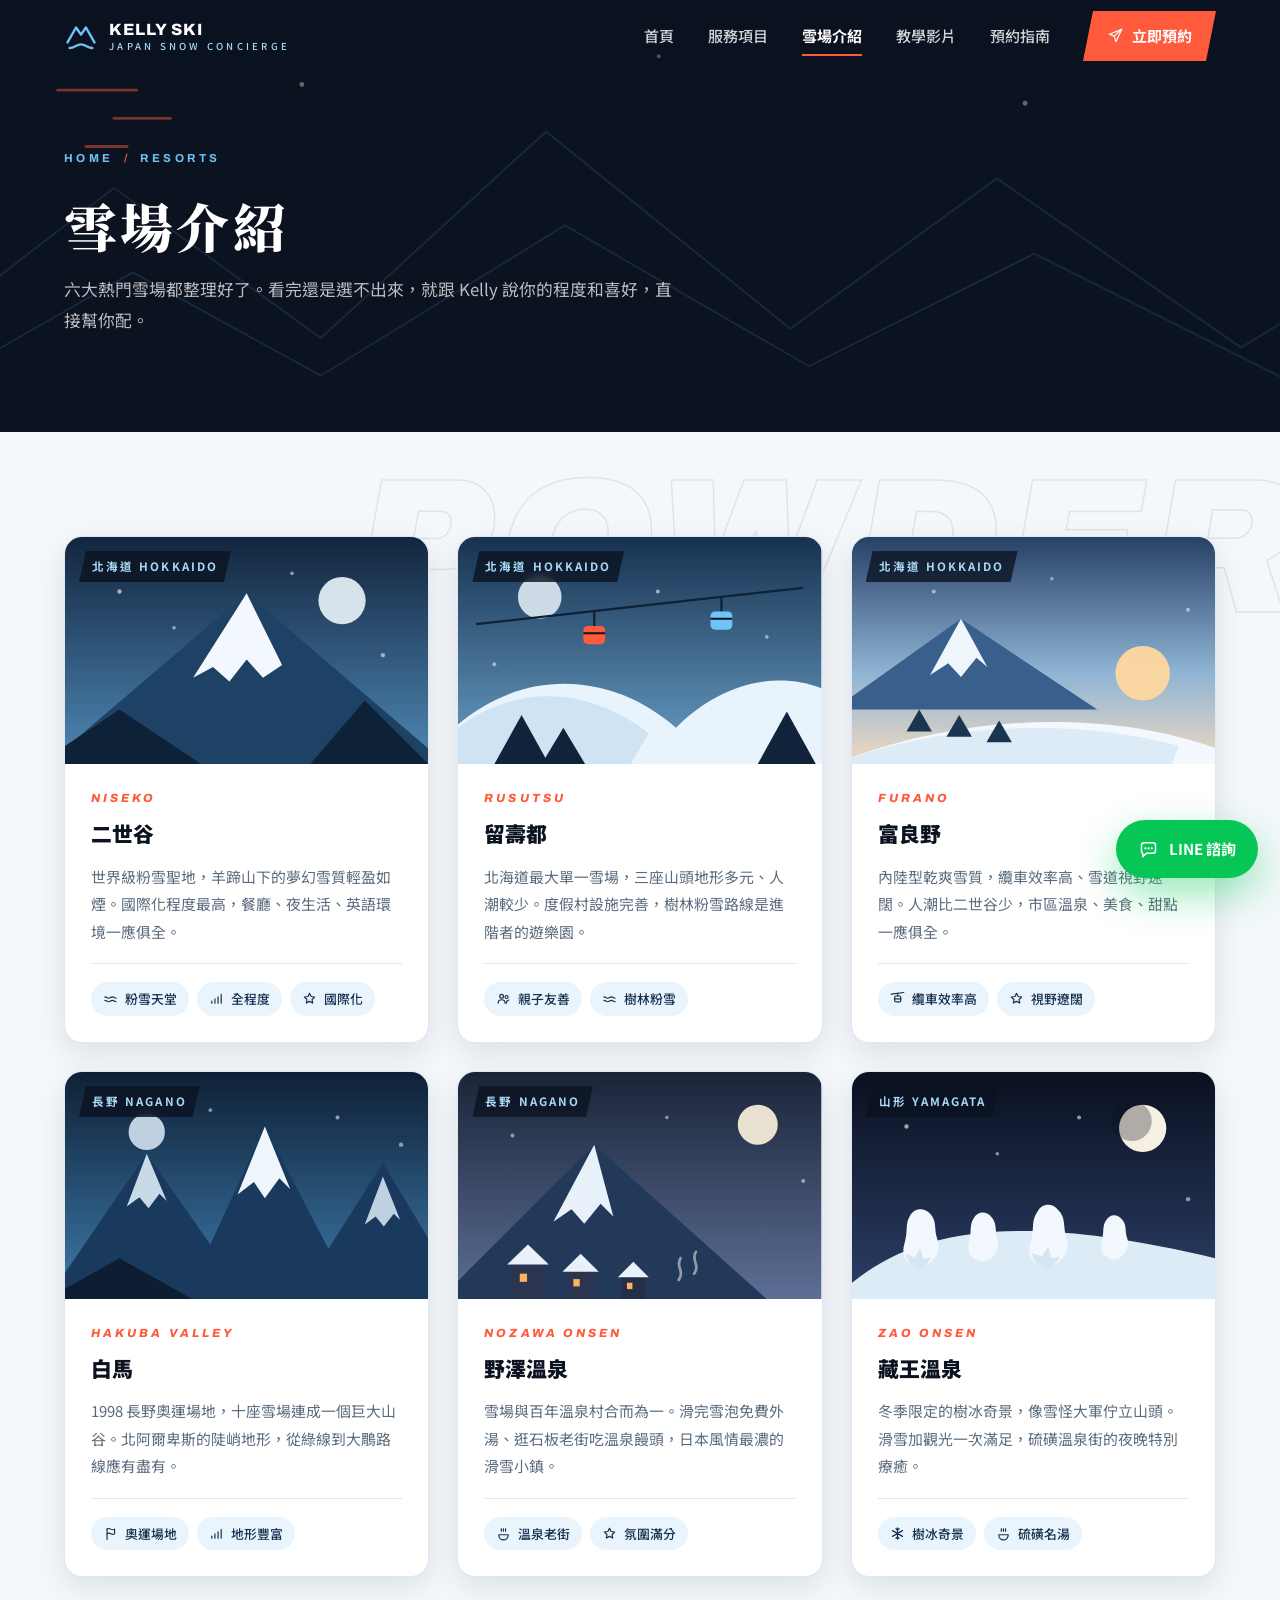
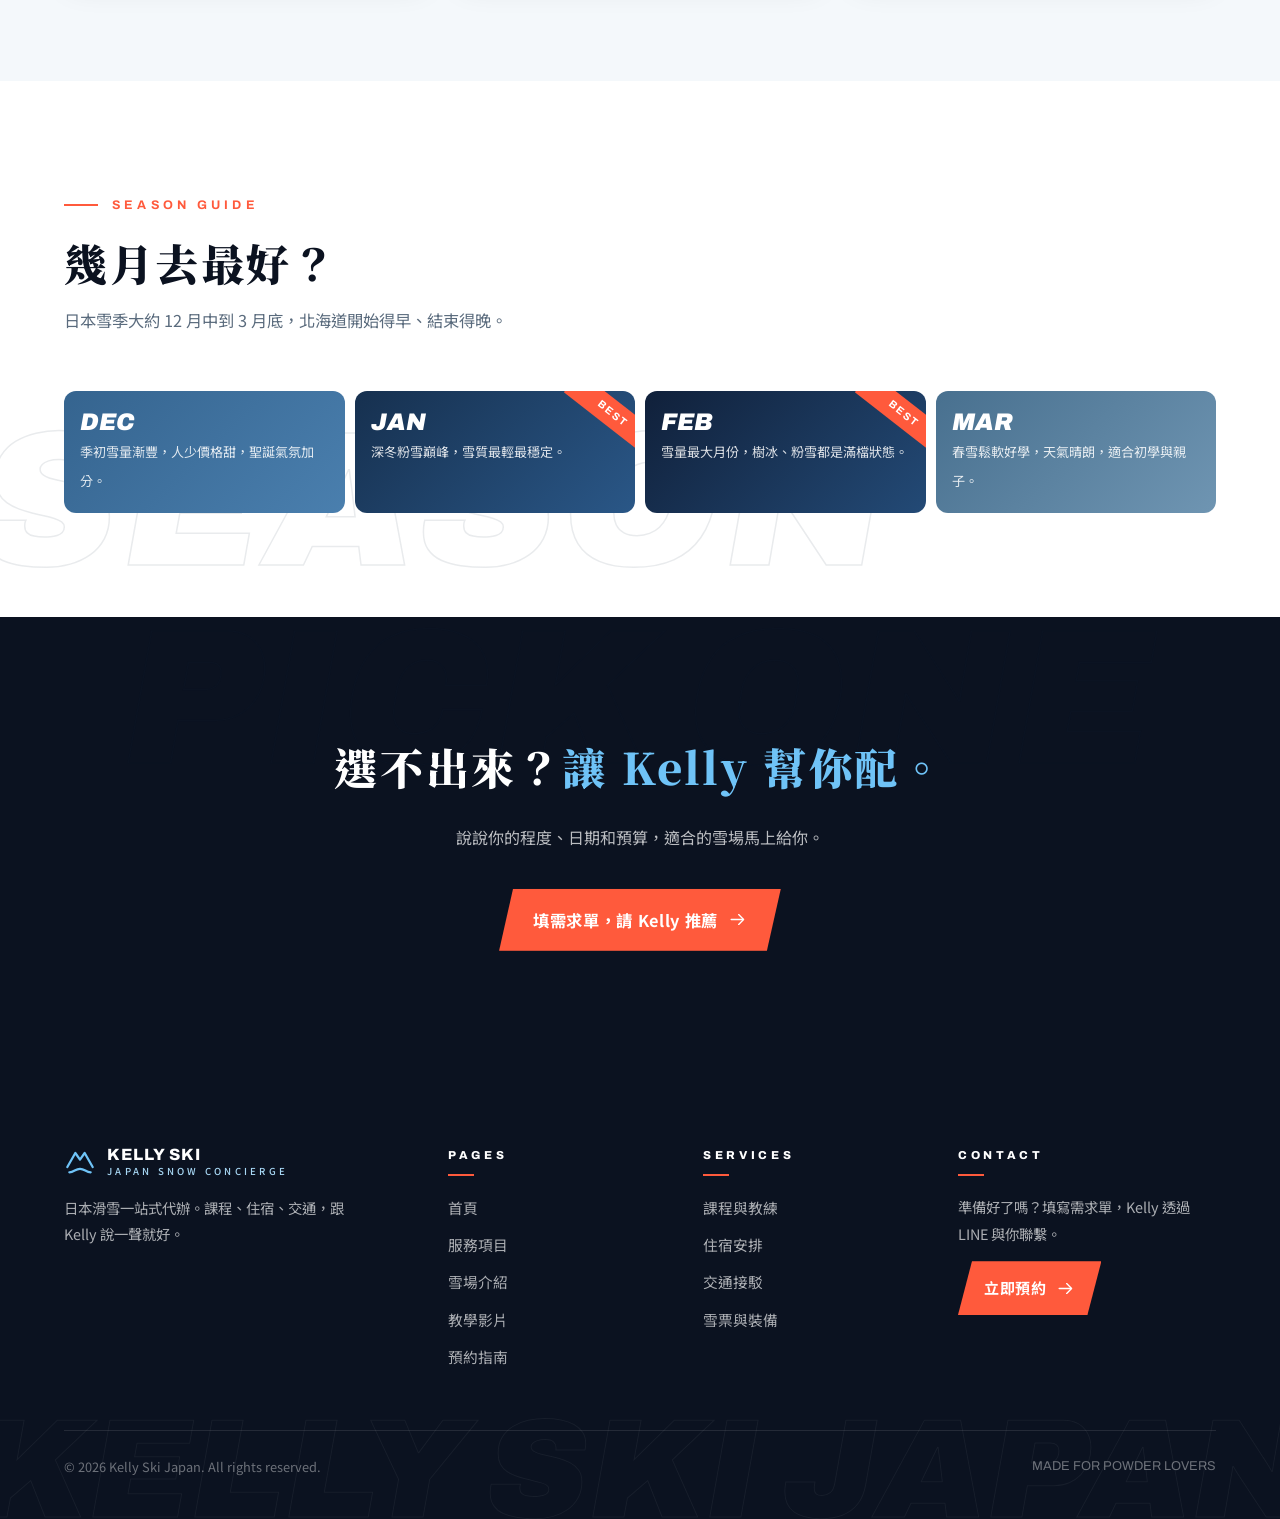
<file: resorts.html>
<!DOCTYPE html>
<html lang="zh-Hant">
<head>
<meta charset="UTF-8">
<meta name="viewport" content="width=device-width, initial-scale=1.0">
<title>雪場介紹｜Kelly Ski Japan 日本滑雪一站式代辦</title>
<meta name="description" content="二世谷、留壽都、富良野、白馬、野澤溫泉、藏王——熱門日本雪場總整理，不知道去哪裡就交給 Kelly 推薦。">
<link rel="icon" href="data:image/svg+xml,%3Csvg xmlns='http://www.w3.org/2000/svg' viewBox='0 0 64 64'%3E%3Crect width='64' height='64' rx='14' fill='%230b1220'/%3E%3Cpath d='M10 44 26 18l10 14 6-8 12 20Z' fill='%236fc3f7'/%3E%3Cpath d='M14 52c8 0 10-5 18-5s10 5 18 5' stroke='%23ff5a3c' stroke-width='4' fill='none' stroke-linecap='round'/%3E%3C/svg%3E">
<link rel="preconnect" href="https://fonts.googleapis.com">
<link rel="preconnect" href="https://fonts.gstatic.com" crossorigin>
<link href="https://fonts.googleapis.com/css2?family=Archivo:ital,wght@0,500;0,700;0,800;0,900;1,700;1,900&family=Noto+Sans+TC:wght@400;500;700;900&family=Noto+Serif+TC:wght@600;700;900&display=swap" rel="stylesheet">
<link rel="stylesheet" href="styles.css">
</head>
<body data-page="resorts">

<!-- ======= 手繪圖示庫 ======= -->
<svg xmlns="http://www.w3.org/2000/svg" style="display:none" aria-hidden="true">
  <symbol id="i-mark" viewBox="0 0 24 24"><path d="M2.5 16.5 8.5 6l3.5 5 3.5-5 6 10.5"/><path d="M4 20.5c3.5 0 4.5-2.6 8-2.6s4.5 2.6 8 2.6"/></symbol>
  <symbol id="i-ski" viewBox="0 0 24 24"><circle cx="15" cy="4.2" r="1.9"/><path d="M14 7.2 10.5 11l2.6 3-1.8 3.6"/><path d="M13.4 8.6l3.4 1.6 2.2 3.4"/><path d="M4.5 19.2 19 15.4"/><path d="M6 21.8 20.5 18"/></symbol>
  <symbol id="i-board" viewBox="0 0 24 24"><g transform="rotate(-22 12 12)"><rect x="3" y="9.6" width="18" height="4.8" rx="2.4"/><path d="M8.5 9.6v4.8M15.5 9.6v4.8"/></g></symbol>
  <symbol id="i-coach" viewBox="0 0 24 24"><path d="M3.5 10.2 13.5 6v12l-10-4.2v-3.6Z"/><path d="M6.5 15.4V19a1.5 1.5 0 0 0 3 0v-2.2"/><path d="M16.5 9.2a4.6 4.6 0 0 1 0 5.6"/><path d="M19 7a8 8 0 0 1 0 10"/></symbol>
  <symbol id="i-bed" viewBox="0 0 24 24"><path d="M3 19V9"/><path d="M3 13h13.5A4.5 4.5 0 0 1 21 17.5V19"/><path d="M3 17h18"/><circle cx="7.2" cy="10.8" r="1.8"/></symbol>
  <symbol id="i-bus" viewBox="0 0 24 24"><rect x="3.5" y="4.5" width="17" height="13" rx="2.5"/><path d="M3.5 11.5h17"/><path d="M12 4.5v7"/><circle cx="7.6" cy="19.4" r="1.4"/><circle cx="16.4" cy="19.4" r="1.4"/></symbol>
  <symbol id="i-lift" viewBox="0 0 24 24"><path d="M2 5l20-2.6"/><path d="M12.4 3.9V8"/><rect x="7.5" y="8" width="9.8" height="9.5" rx="2.4"/><path d="M7.5 12.6h9.8"/></symbol>
  <symbol id="i-ticket" viewBox="0 0 24 24"><path d="M4 8.5a2 2 0 0 1 2-2h12a2 2 0 0 1 2 2v1.2a2.3 2.3 0 0 0 0 4.6v1.2a2 2 0 0 1-2 2H6a2 2 0 0 1-2-2v-1.2a2.3 2.3 0 0 0 0-4.6Z"/><path d="M14.5 6.5v11" stroke-dasharray="2.4 2.6"/></symbol>
  <symbol id="i-gear" viewBox="0 0 24 24"><path d="M5 13a7 7 0 0 1 14 0v2.4a1.6 1.6 0 0 1-1.6 1.6H6.6A1.6 1.6 0 0 1 5 15.4Z"/><path d="M5 13h14"/><path d="M9 17v1.3a3 3 0 0 0 6 0V17"/></symbol>
  <symbol id="i-cal" viewBox="0 0 24 24"><rect x="3.8" y="5.5" width="16.4" height="15" rx="2.5"/><path d="M3.8 10.5h16.4"/><path d="M8.5 3.2v4M15.5 3.2v4"/><path d="M8 14.5h3M13 14.5h3M8 17.5h3"/></symbol>
  <symbol id="i-pin" viewBox="0 0 24 24"><path d="M12 21.5S5.5 15.8 5.5 11a6.5 6.5 0 0 1 13 0c0 4.8-6.5 10.5-6.5 10.5Z"/><circle cx="12" cy="10.8" r="2.4"/></symbol>
  <symbol id="i-chat" viewBox="0 0 24 24"><path d="M4 7A2.8 2.8 0 0 1 6.8 4.2h10.4A2.8 2.8 0 0 1 20 7v6.4a2.8 2.8 0 0 1-2.8 2.8H10l-4.6 4v-4h-.4A2.8 2.8 0 0 1 4 13.4Z"/><path d="M8.4 10.7h.01M12 10.7h.01M15.6 10.7h.01" stroke-width="2.6"/></symbol>
  <symbol id="i-snow" viewBox="0 0 24 24"><path d="M12 2.8v18.4"/><path d="M4 7.4l16 9.2M20 7.4 4 16.6"/><path d="M9.6 4.4 12 6.5l2.4-2.1M14.4 19.6 12 17.5l-2.4 2.1"/></symbol>
  <symbol id="i-powder" viewBox="0 0 24 24"><path d="M3 9.4c3 0 3 2.2 6 2.2s3-2.2 6-2.2 3 2.2 6 2.2"/><path d="M3 15c3 0 3 2.2 6 2.2s3-2.2 6-2.2 3 2.2 6 2.2"/></symbol>
  <symbol id="i-check" viewBox="0 0 24 24"><circle cx="12" cy="12" r="8.6"/><path d="M8.2 12.4l2.6 2.7 5-5.4"/></symbol>
  <symbol id="i-tick" viewBox="0 0 24 24"><path d="M4.5 12.8l5 5L19.5 6.6"/></symbol>
  <symbol id="i-arrow" viewBox="0 0 24 24"><path d="M4 12h15"/><path d="M13.5 5.8 19.7 12l-6.2 6.2"/></symbol>
  <symbol id="i-chev" viewBox="0 0 24 24"><path d="M6 9.4l6 6 6-6"/></symbol>
  <symbol id="i-clock" viewBox="0 0 24 24"><circle cx="12" cy="12" r="8.6"/><path d="M12 7.4V12l3.4 2.2"/></symbol>
  <symbol id="i-yen" viewBox="0 0 24 24"><circle cx="12" cy="12" r="8.6"/><path d="M8.8 7.6 12 12.4l3.2-4.8M12 12.4V17M9.4 13.6h5.2M9.4 15.8h5.2"/></symbol>
  <symbol id="i-level" viewBox="0 0 24 24"><path d="M4.5 19.5v-3.4M9.5 19.5v-6.8M14.5 19.5V9.3M19.5 19.5V5.5"/></symbol>
  <symbol id="i-group" viewBox="0 0 24 24"><circle cx="9" cy="8.4" r="3.1"/><path d="M3.4 19.6a5.6 5.6 0 0 1 11.2 0"/><circle cx="16.9" cy="9.6" r="2.4"/><path d="M16.4 19.6a5.4 5.4 0 0 1 4.2-5.2"/></symbol>
  <symbol id="i-star" viewBox="0 0 24 24"><path d="m12 3.6 2.5 5.2 5.7.8-4.1 4 1 5.7-5.1-2.7-5.1 2.7 1-5.7-4.1-4 5.7-.8Z"/></symbol>
  <symbol id="i-shield" viewBox="0 0 24 24"><path d="M12 2.8 19 5.6v5.5c0 4.6-3 8.4-7 10-4-1.6-7-5.4-7-10V5.6Z"/><path d="m8.8 11.7 2.3 2.3 4.1-4.3"/></symbol>
  <symbol id="i-doc" viewBox="0 0 24 24"><path d="M6.5 4.6A1.6 1.6 0 0 1 8.1 3h5.7L18.5 7.7V19.4a1.6 1.6 0 0 1-1.6 1.6H8.1a1.6 1.6 0 0 1-1.6-1.6Z"/><path d="M13.8 3v4.9h4.7"/><path d="M9.6 12.4h5.2M9.6 15.8h5.2"/></symbol>
  <symbol id="i-send" viewBox="0 0 24 24"><path d="M20.6 3.4 3.4 10.2l6.7 2.7 2.7 7.7 7.8-17.2Z"/><path d="M20.6 3.4 10.1 12.9"/></symbol>
  <symbol id="i-copy" viewBox="0 0 24 24"><rect x="8.6" y="8.6" width="11" height="11.8" rx="2"/><path d="M15.4 8.6V6.2a2 2 0 0 0-2-2H6.2a2 2 0 0 0-2 2v7.2a2 2 0 0 0 2 2h2.4"/></symbol>
  <symbol id="i-onsen" viewBox="0 0 24 24"><path d="M4.5 14h15v.8a7.5 7.5 0 0 1-15 0Z"/><path d="M8.6 4.5c-1 1.4.8 2.4-.2 3.8M12 4.5c-1 1.4.8 2.4-.2 3.8M15.4 4.5c-1 1.4.8 2.4-.2 3.8"/></symbol>
  <symbol id="i-flag" viewBox="0 0 24 24"><path d="M6.5 21.5v-17"/><path d="M6.5 5c2-1.3 4-1.3 6 0s4 1.3 6 0v7.4c-2 1.3-4 1.3-6 0s-4-1.3-6 0"/></symbol>
  <symbol id="i-menu" viewBox="0 0 24 24"><path d="M4 7.2h16M4 12h16M4 16.8h10"/></symbol>
  <symbol id="i-close" viewBox="0 0 24 24"><path d="M5.6 5.6l12.8 12.8M18.4 5.6 5.6 18.4"/></symbol>
</svg>

<!-- ======= 導覽列 ======= -->
<header class="site-nav scrolled">
  <div class="nav-inner">
    <a class="brand" href="index.html">
      <svg class="mark ico" style="width:34px;height:34px;color:#6fc3f7"><use href="#i-mark"/></svg>
      <span class="brand-txt"><b>KELLY SKI</b><span>JAPAN SNOW CONCIERGE</span></span>
    </a>
    <button class="nav-burger" aria-label="開啟選單">
      <svg class="ico ic-menu"><use href="#i-menu"/></svg>
      <svg class="ico ic-close"><use href="#i-close"/></svg>
    </button>
    <nav class="nav-links">
      <a href="index.html">首頁</a>
      <a href="services.html">服務項目</a>
      <a href="resorts.html" class="active">雪場介紹</a>
      <a href="videos.html">教學影片</a>
      <a href="guide.html">預約指南</a>
      <a href="booking.html" class="nav-cta"><svg class="ico"><use href="#i-send"/></svg>立即預約</a>
    </nav>
  </div>
</header>

<!-- ======= 內頁 Hero ======= -->
<section class="page-hero">
  <div class="ph-art" aria-hidden="true">
    <svg viewBox="0 0 1600 460" preserveAspectRatio="xMidYMid slice" xmlns="http://www.w3.org/2000/svg">
      <rect width="1600" height="460" fill="#0b1220"/>
      <g stroke="#6fc3f7" stroke-width="2" fill="none" opacity="0.14">
        <path d="M-20 400 240 200l220 160 240-220 260 210 220-160 260 180 180-110"/>
        <path d="M-20 450 260 290l200 110 260-160 260 150 240-120 280 140"/>
      </g>
      <g stroke="#ff5a3c" stroke-width="3" stroke-linecap="round" opacity="0.5">
        <path d="M180 96h84"/><path d="M240 126h60"/><path d="M210 156h44"/>
      </g>
      <g fill="#ffffff"><circle cx="440" cy="90" r="2.6" opacity="0.4"/><circle cx="820" cy="60" r="2.2" opacity="0.35"/><circle cx="1210" cy="110" r="2.6" opacity="0.4"/><circle cx="1520" cy="170" r="2.2" opacity="0.35"/></g>
    </svg>
  </div>
  <span class="ghost">RESORTS</span>
  <div class="container">
    <p class="crumbs">HOME <span class="sep">/</span> RESORTS</p>
    <h1>雪場介紹</h1>
    <p class="lede">六大熱門雪場都整理好了。看完還是選不出來，就跟 Kelly 說你的程度和喜好，直接幫你配。</p>
  </div>
</section>

<!-- ======= 雪場列表 ======= -->
<section>
  <span class="ghost" style="top:20px;right:-20px;">POWDER</span>
  <div class="container">
    <div class="resort-grid">

      <!-- 二世谷 -->
      <article class="resort-card reveal" style="--d:0s">
        <div class="resort-scene">
          <span class="region">北海道 HOKKAIDO</span>
          <svg viewBox="0 0 400 250" preserveAspectRatio="xMidYMid slice" xmlns="http://www.w3.org/2000/svg">
            <defs><linearGradient id="nsk-sky" x1="0" y1="0" x2="0" y2="1"><stop offset="0" stop-color="#12253e"/><stop offset="1" stop-color="#4f88b5"/></linearGradient></defs>
            <rect width="400" height="250" fill="url(#nsk-sky)"/>
            <circle cx="305" cy="70" r="26" fill="#eaf4fb" opacity="0.9"/>
            <path d="M-20 250 200 62l220 188Z" fill="#1d4265"/>
            <path d="M200 62 141 155l22-12 18 16 19-24 18 20 21-14Z" fill="#f2f8fd"/>
            <path d="M-30 250 60 190l90 60Z" fill="#0e2237"/>
            <path d="M270 250l60-70 70 70Z" fill="#0e2237"/>
            <g fill="#ffffff"><circle cx="60" cy="60" r="2.4" opacity="0.6"/><circle cx="120" cy="100" r="2" opacity="0.5"/><circle cx="350" cy="130" r="2.4" opacity="0.55"/><circle cx="250" cy="40" r="2" opacity="0.5"/></g>
          </svg>
        </div>
        <div class="resort-body">
          <p class="en-name">Niseko</p>
          <h3>二世谷</h3>
          <p>世界級粉雪聖地，羊蹄山下的夢幻雪質輕盈如煙。國際化程度最高，餐廳、夜生活、英語環境一應俱全。</p>
          <div class="resort-meta">
            <span><svg class="ico"><use href="#i-powder"/></svg>粉雪天堂</span>
            <span><svg class="ico"><use href="#i-level"/></svg>全程度</span>
            <span><svg class="ico"><use href="#i-star"/></svg>國際化</span>
          </div>
        </div>
      </article>

      <!-- 留壽都 -->
      <article class="resort-card reveal" style="--d:0.08s">
        <div class="resort-scene">
          <span class="region">北海道 HOKKAIDO</span>
          <svg viewBox="0 0 400 250" preserveAspectRatio="xMidYMid slice" xmlns="http://www.w3.org/2000/svg">
            <defs><linearGradient id="rst-sky" x1="0" y1="0" x2="0" y2="1"><stop offset="0" stop-color="#173250"/><stop offset="1" stop-color="#6aa0c8"/></linearGradient></defs>
            <rect width="400" height="250" fill="url(#rst-sky)"/>
            <circle cx="90" cy="66" r="24" fill="#eaf4fb" opacity="0.85"/>
            <path d="M-40 250C40 140 160 140 240 210c60-60 140-70 200-20v60Z" fill="#e9f3fb"/>
            <path d="M-40 250C30 160 130 155 210 216l-20 34Z" fill="#cfe3f2"/>
            <!-- 纜車 -->
            <path d="M20 96 380 56" stroke="#0e2237" stroke-width="2.5"/>
            <g>
              <path d="M150 82v16" stroke="#0e2237" stroke-width="2.5"/>
              <rect x="138" y="98" width="24" height="20" rx="5" fill="#ff5a3c"/>
              <path d="M138 106h24" stroke="#0b1220" stroke-width="2"/>
            </g>
            <g>
              <path d="M290 66v16" stroke="#0e2237" stroke-width="2.5"/>
              <rect x="278" y="82" width="24" height="20" rx="5" fill="#6fc3f7"/>
              <path d="M278 90h24" stroke="#0b1220" stroke-width="2"/>
            </g>
            <g fill="#10233b"><path d="M40 250 70 196l30 54Z"/><path d="M330 250l32-58 32 58Z"/><path d="M92 250l24-40 24 40Z"/></g>
            <g fill="#ffffff"><circle cx="220" cy="60" r="2.2" opacity="0.55"/><circle cx="340" cy="110" r="2" opacity="0.5"/><circle cx="40" cy="140" r="2.2" opacity="0.5"/></g>
          </svg>
        </div>
        <div class="resort-body">
          <p class="en-name">Rusutsu</p>
          <h3>留壽都</h3>
          <p>北海道最大單一雪場，三座山頭地形多元、人潮較少。度假村設施完善，樹林粉雪路線是進階者的遊樂園。</p>
          <div class="resort-meta">
            <span><svg class="ico"><use href="#i-group"/></svg>親子友善</span>
            <span><svg class="ico"><use href="#i-powder"/></svg>樹林粉雪</span>
          </div>
        </div>
      </article>

      <!-- 富良野 -->
      <article class="resort-card reveal" style="--d:0.16s">
        <div class="resort-scene">
          <span class="region">北海道 HOKKAIDO</span>
          <svg viewBox="0 0 400 250" preserveAspectRatio="xMidYMid slice" xmlns="http://www.w3.org/2000/svg">
            <defs><linearGradient id="frn-sky" x1="0" y1="0" x2="0" y2="1"><stop offset="0" stop-color="#274066"/><stop offset="0.6" stop-color="#8fb4d4"/><stop offset="1" stop-color="#f0d9c0"/></linearGradient></defs>
            <rect width="400" height="250" fill="url(#frn-sky)"/>
            <circle cx="320" cy="150" r="30" fill="#ffd9a0" opacity="0.95"/>
            <path d="M-20 190 120 90l150 100Z" fill="#39608c"/>
            <path d="M120 90 86 152l20-13 14 15 17-21 12 10Z" fill="#eef6fc"/>
            <path d="M-20 250c150-60 320-60 440-10v10Z" fill="#f2f8fd"/>
            <path d="M-20 250c120-45 260-52 380-20l-8 20Z" fill="#dcebf6"/>
            <!-- 田野樹列 -->
            <g fill="#1a3552">
              <path d="M60 214 74 190l14 24Z"/><path d="M104 220 118 196l14 24Z"/><path d="M148 226 162 202l14 24Z"/>
            </g>
            <g fill="#ffffff"><circle cx="90" cy="60" r="2.2" opacity="0.5"/><circle cx="220" cy="46" r="2" opacity="0.45"/><circle cx="370" cy="80" r="2.2" opacity="0.5"/></g>
          </svg>
        </div>
        <div class="resort-body">
          <p class="en-name">Furano</p>
          <h3>富良野</h3>
          <p>內陸型乾爽雪質，纜車效率高、雪道視野遼闊。人潮比二世谷少，市區溫泉、美食、甜點一應俱全。</p>
          <div class="resort-meta">
            <span><svg class="ico"><use href="#i-lift"/></svg>纜車效率高</span>
            <span><svg class="ico"><use href="#i-star"/></svg>視野遼闊</span>
          </div>
        </div>
      </article>

      <!-- 白馬 -->
      <article class="resort-card reveal" style="--d:0s">
        <div class="resort-scene">
          <span class="region">長野 NAGANO</span>
          <svg viewBox="0 0 400 250" preserveAspectRatio="xMidYMid slice" xmlns="http://www.w3.org/2000/svg">
            <defs><linearGradient id="hkb-sky" x1="0" y1="0" x2="0" y2="1"><stop offset="0" stop-color="#0e2036"/><stop offset="1" stop-color="#3e7bab"/></linearGradient></defs>
            <rect width="400" height="250" fill="url(#hkb-sky)"/>
            <circle cx="90" cy="66" r="20" fill="#dcecf8" opacity="0.85"/>
            <path d="M-20 250 90 90l70 100 60-130 70 135 60-95 90 150Z" fill="#193a5c"/>
            <path d="M220 60 190 135l18-14 12 18 16-22 12 12Z" fill="#eef6fc"/>
            <path d="M90 90 68 148l14-10 10 12 12-16 8 8Z" fill="#dcecf8" opacity="0.9"/>
            <path d="M350 115 330 168l12-9 9 11 11-14 7 7Z" fill="#dcecf8" opacity="0.85"/>
            <path d="M-20 250 60 205l80 45Z" fill="#0d1e33"/>
            <g fill="#ffffff"><circle cx="300" cy="50" r="2.2" opacity="0.55"/><circle cx="160" cy="42" r="2" opacity="0.5"/><circle cx="370" cy="80" r="2.4" opacity="0.5"/></g>
          </svg>
        </div>
        <div class="resort-body">
          <p class="en-name">Hakuba Valley</p>
          <h3>白馬</h3>
          <p>1998 長野奧運場地，十座雪場連成一個巨大山谷。北阿爾卑斯的陡峭地形，從綠線到大鵰路線應有盡有。</p>
          <div class="resort-meta">
            <span><svg class="ico"><use href="#i-flag"/></svg>奧運場地</span>
            <span><svg class="ico"><use href="#i-level"/></svg>地形豐富</span>
          </div>
        </div>
      </article>

      <!-- 野澤溫泉 -->
      <article class="resort-card reveal" style="--d:0.08s">
        <div class="resort-scene">
          <span class="region">長野 NAGANO</span>
          <svg viewBox="0 0 400 250" preserveAspectRatio="xMidYMid slice" xmlns="http://www.w3.org/2000/svg">
            <defs><linearGradient id="nzw-sky" x1="0" y1="0" x2="0" y2="1"><stop offset="0" stop-color="#1a2438"/><stop offset="1" stop-color="#5d6f96"/></linearGradient></defs>
            <rect width="400" height="250" fill="url(#nzw-sky)"/>
            <circle cx="330" cy="58" r="22" fill="#f4ead6" opacity="0.95"/>
            <path d="M-20 250 150 80l190 170Z" fill="#22395a"/>
            <path d="M150 80 105 165l20-14 14 16 18-22 14 14Z" fill="#e8f1f9"/>
            <g>
              <path d="M60 210h34v40H60Z" fill="#2c3550"/><path d="M54 212 77 190l23 22Z" fill="#e8f1f9"/>
              <rect x="68" y="222" width="8" height="9" fill="#ffb35c"/>
              <path d="M120 218h30v32h-30Z" fill="#2c3550"/><path d="M115 220 135 200l20 20Z" fill="#e8f1f9"/>
              <rect x="127" y="228" width="7" height="8" fill="#ffb35c"/>
              <path d="M180 224h26v26h-26Z" fill="#242e48"/><path d="M176 226 193 209l17 17Z" fill="#e8f1f9"/>
              <rect x="186" y="232" width="6" height="7" fill="#ffb35c"/>
            </g>
            <g stroke="#ffffff" stroke-width="3" stroke-linecap="round" fill="none" opacity="0.5">
              <path d="M245 205c-6 9 5 14-2 24"/><path d="M262 198c-6 9 5 14-2 24"/>
            </g>
            <g fill="#ffffff"><circle cx="60" cy="70" r="2.2" opacity="0.5"/><circle cx="230" cy="50" r="2" opacity="0.45"/><circle cx="380" cy="120" r="2.2" opacity="0.5"/></g>
          </svg>
        </div>
        <div class="resort-body">
          <p class="en-name">Nozawa Onsen</p>
          <h3>野澤溫泉</h3>
          <p>雪場與百年溫泉村合而為一。滑完雪泡免費外湯、逛石板老街吃溫泉饅頭，日本風情最濃的滑雪小鎮。</p>
          <div class="resort-meta">
            <span><svg class="ico"><use href="#i-onsen"/></svg>溫泉老街</span>
            <span><svg class="ico"><use href="#i-star"/></svg>氛圍滿分</span>
          </div>
        </div>
      </article>

      <!-- 藏王 -->
      <article class="resort-card reveal" style="--d:0.16s">
        <div class="resort-scene">
          <span class="region">山形 YAMAGATA</span>
          <svg viewBox="0 0 400 250" preserveAspectRatio="xMidYMid slice" xmlns="http://www.w3.org/2000/svg">
            <defs><linearGradient id="zao-sky" x1="0" y1="0" x2="0" y2="1"><stop offset="0" stop-color="#0a1020"/><stop offset="1" stop-color="#2c3f66"/></linearGradient></defs>
            <rect width="400" height="250" fill="url(#zao-sky)"/>
            <circle cx="320" cy="62" r="26" fill="#f6f0e2"/>
            <circle cx="308" cy="54" r="22" fill="#0a1020" opacity="0.3"/>
            <path d="M-20 250C60 170 180 150 420 210v40Z" fill="#dcebf6"/>
            <!-- 樹冰群 -->
            <g fill="#f2f8fd">
              <path d="M70 214c-12-4-16-14-12-26 4-14 0-20 6-30 5-9 16-9 22-2 8 8 4 18 8 28 4 12-2 24-12 28-4 2-8 3-12 2Z"/>
              <path d="M140 208c-10-3-14-12-11-22 3-12 0-17 5-25 4-8 14-8 19-2 7 7 4 15 7 24 3 10-2 20-10 24-3 1-7 2-10 1Z"/>
              <path d="M210 214c-13-4-18-15-13-28 4-15 0-22 7-32 5-10 17-10 23-2 9 9 5 19 9 30 4 13-3 26-13 30-4 2-9 3-13 2Z"/>
              <path d="M285 206c-9-3-13-11-10-20 3-11 0-16 5-23 4-7 12-7 17-1 6 6 3 13 6 21 3 9-2 18-9 22-3 1-6 2-9 1Z"/>
            </g>
            <g fill="#c9dcec" opacity="0.65">
              <path d="M70 214c-6-2-10-7-11-14l10 4 6-10 4 12 8-2c-2 6-7 10-12 11-2 0-4 0-5-1Z"/>
              <path d="M210 214c-7-2-11-8-12-15l11 4 7-11 4 13 9-2c-2 6-8 11-14 12-2 0-4 0-5-1Z"/>
            </g>
            <g fill="#ffffff"><circle cx="60" cy="60" r="2.4" opacity="0.6"/><circle cx="160" cy="90" r="2" opacity="0.5"/><circle cx="250" cy="50" r="2.2" opacity="0.55"/><circle cx="370" cy="140" r="2.4" opacity="0.5"/></g>
          </svg>
        </div>
        <div class="resort-body">
          <p class="en-name">Zao Onsen</p>
          <h3>藏王溫泉</h3>
          <p>冬季限定的樹冰奇景，像雪怪大軍佇立山頭。滑雪加觀光一次滿足，硫磺溫泉街的夜晚特別療癒。</p>
          <div class="resort-meta">
            <span><svg class="ico"><use href="#i-snow"/></svg>樹冰奇景</span>
            <span><svg class="ico"><use href="#i-onsen"/></svg>硫磺名湯</span>
          </div>
        </div>
      </article>
    </div>
  </div>
</section>

<!-- ======= 雪季時間 ======= -->
<section style="background:var(--k-white)">
  <span class="ghost" style="bottom:20px;left:-20px;">SEASON</span>
  <div class="container">
    <div class="sec-head reveal">
      <p class="eyebrow">Season Guide</p>
      <h2>幾月去最好？</h2>
      <p class="sub">日本雪季大約 12 月中到 3 月底，北海道開始得早、結束得晚。</p>
    </div>
    <div class="season-bar reveal">
      <div class="season-cell s-dec">
        <span class="m en">DEC</span>
        <span class="d">季初雪量漸豐，人少價格甜，聖誕氣氛加分。</span>
      </div>
      <div class="season-cell s-jan">
        <span class="best en">BEST</span>
        <span class="m en">JAN</span>
        <span class="d">深冬粉雪巔峰，雪質最輕最穩定。</span>
      </div>
      <div class="season-cell s-feb">
        <span class="best en">BEST</span>
        <span class="m en">FEB</span>
        <span class="d">雪量最大月份，樹冰、粉雪都是滿檔狀態。</span>
      </div>
      <div class="season-cell s-mar">
        <span class="m en">MAR</span>
        <span class="d">春雪鬆軟好學，天氣晴朗，適合初學與親子。</span>
      </div>
    </div>
  </div>
</section>

<!-- ======= CTA ======= -->
<section class="cta-band">
  <span class="ghost">PICK ONE</span>
  <div class="container">
    <h2 class="reveal">選不出來？<span class="hl">讓 Kelly 幫你配。</span></h2>
    <p class="reveal">說說你的程度、日期和預算，適合的雪場馬上給你。</p>
    <div class="btn-row reveal">
      <a class="btn btn-primary" href="booking.html">填需求單，請 Kelly 推薦<svg class="ico slide"><use href="#i-arrow"/></svg></a>
    </div>
  </div>
</section>

<!-- ======= Footer ======= -->
<footer>
  <div class="container">
    <div class="foot-grid">
      <div class="foot-brand">
        <a class="brand" href="index.html">
          <svg class="ico" style="width:32px;height:32px;color:#6fc3f7"><use href="#i-mark"/></svg>
          <span class="brand-txt"><b>KELLY SKI</b><span>JAPAN SNOW CONCIERGE</span></span>
        </a>
        <p>日本滑雪一站式代辦。課程、住宿、交通，跟 Kelly 說一聲就好。</p>
      </div>
      <div>
        <h4>Pages</h4>
        <nav>
          <a href="index.html">首頁</a>
          <a href="services.html">服務項目</a>
          <a href="resorts.html">雪場介紹</a>
          <a href="videos.html">教學影片</a>
          <a href="guide.html">預約指南</a>
        </nav>
      </div>
      <div>
        <h4>Services</h4>
        <nav>
          <a href="services.html#lessons">課程與教練</a>
          <a href="services.html#stay">住宿安排</a>
          <a href="services.html#transfer">交通接駁</a>
          <a href="services.html#gear">雪票與裝備</a>
        </nav>
      </div>
      <div class="foot-contact">
        <h4>Contact</h4>
        <p>準備好了嗎？填寫需求單，Kelly 透過 LINE 與你聯繫。</p>
        <a class="btn btn-primary" href="booking.html">立即預約<svg class="ico slide"><use href="#i-arrow"/></svg></a>
      </div>
    </div>
    <div class="foot-bottom">
      <span>© <span data-year>2026</span> Kelly Ski Japan. All rights reserved.</span>
      <span class="en">MADE FOR POWDER LOVERS</span>
    </div>
  </div>
  <span class="foot-watermark">KELLY SKI JAPAN</span>
</footer>

<a class="fab-line" href="booking.html" aria-label="LINE 諮詢">
  <svg class="ico"><use href="#i-chat"/></svg><span>LINE 諮詢</span>
</a>

<script src="main.js"></script>
</body>
</html>
</file>
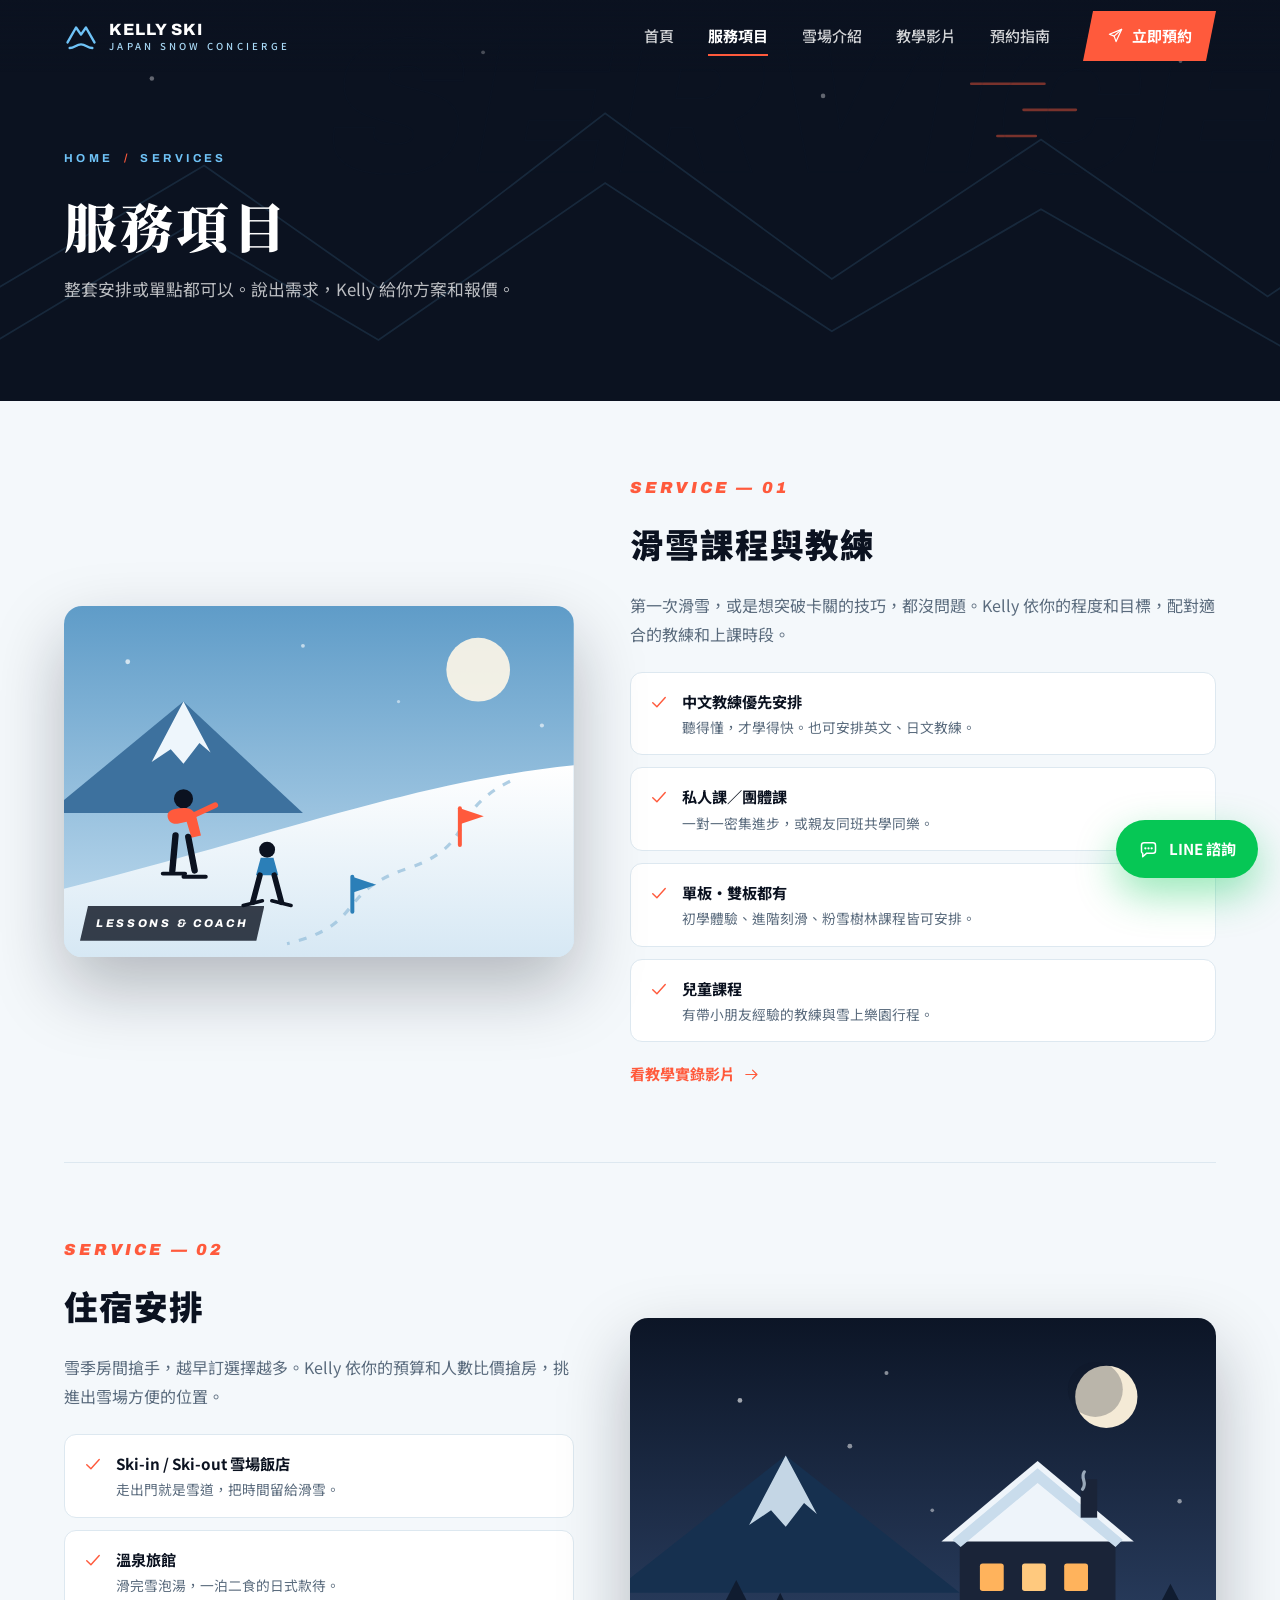
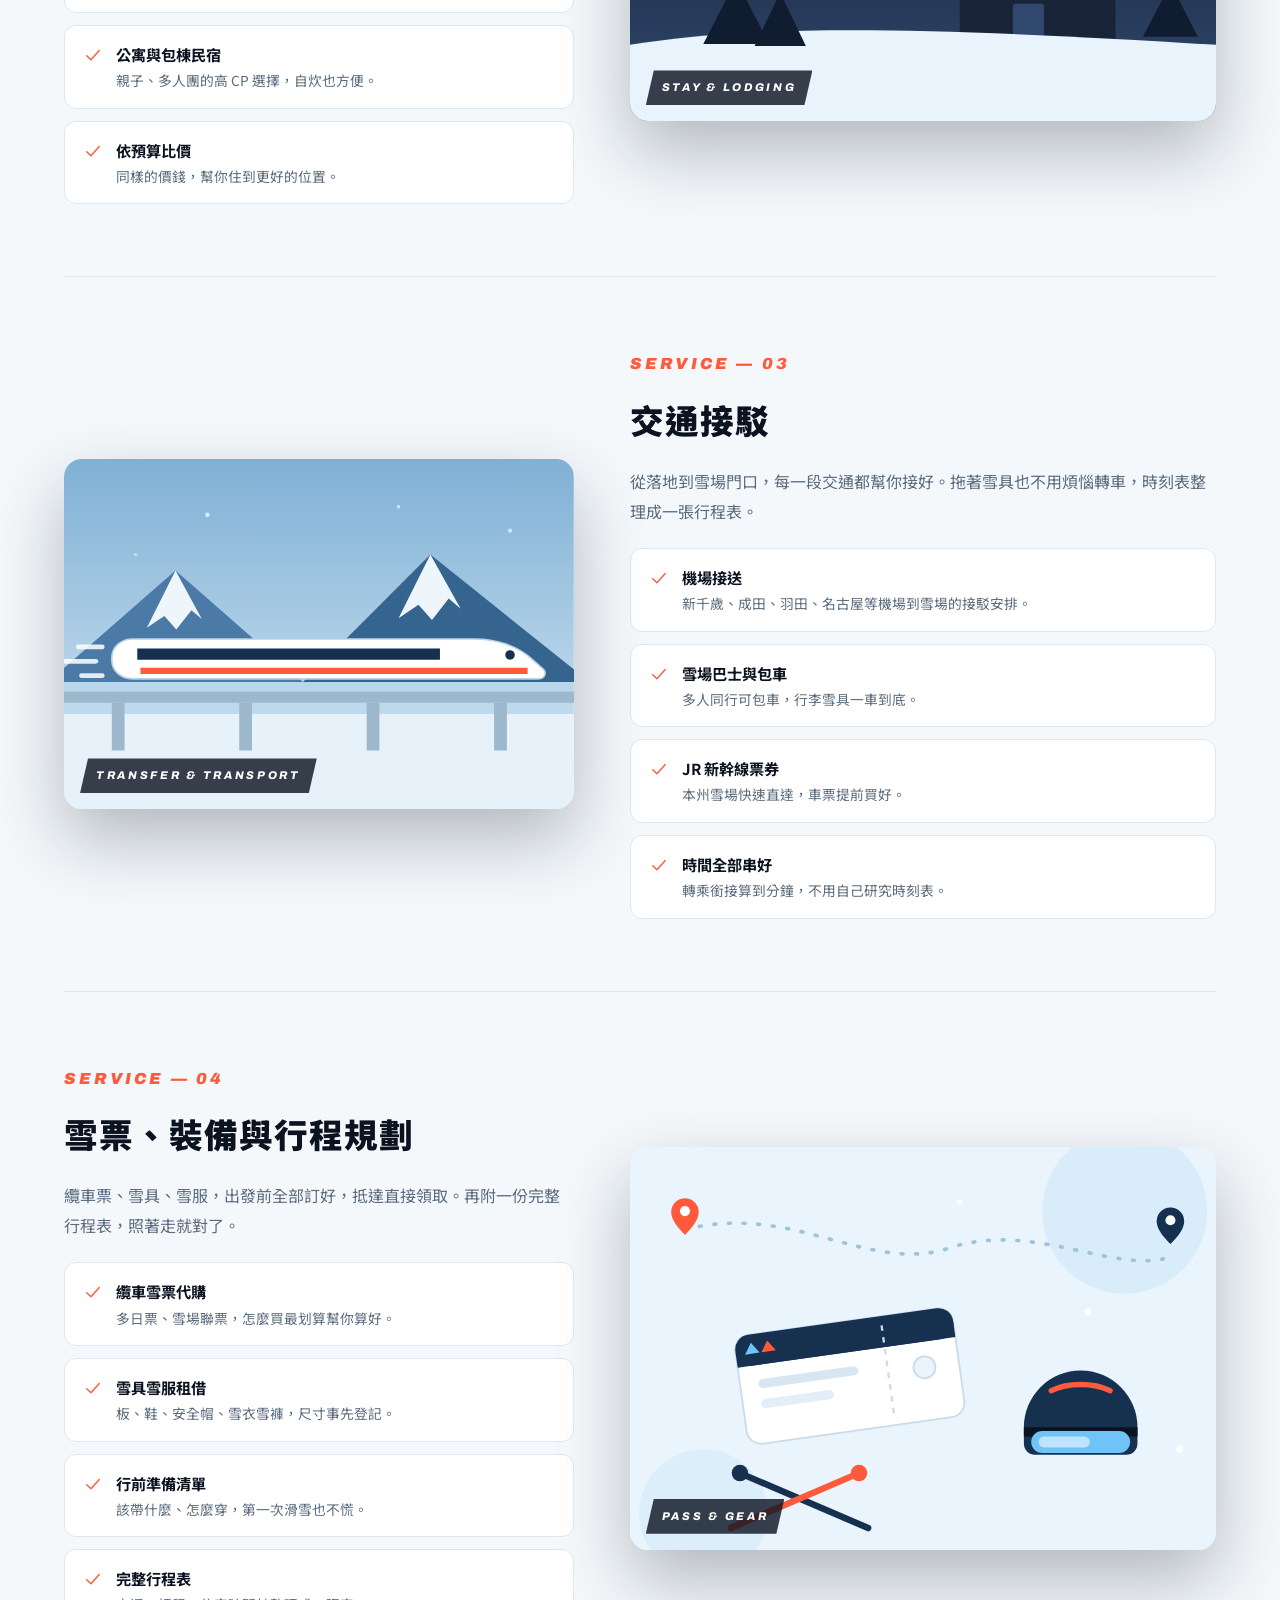
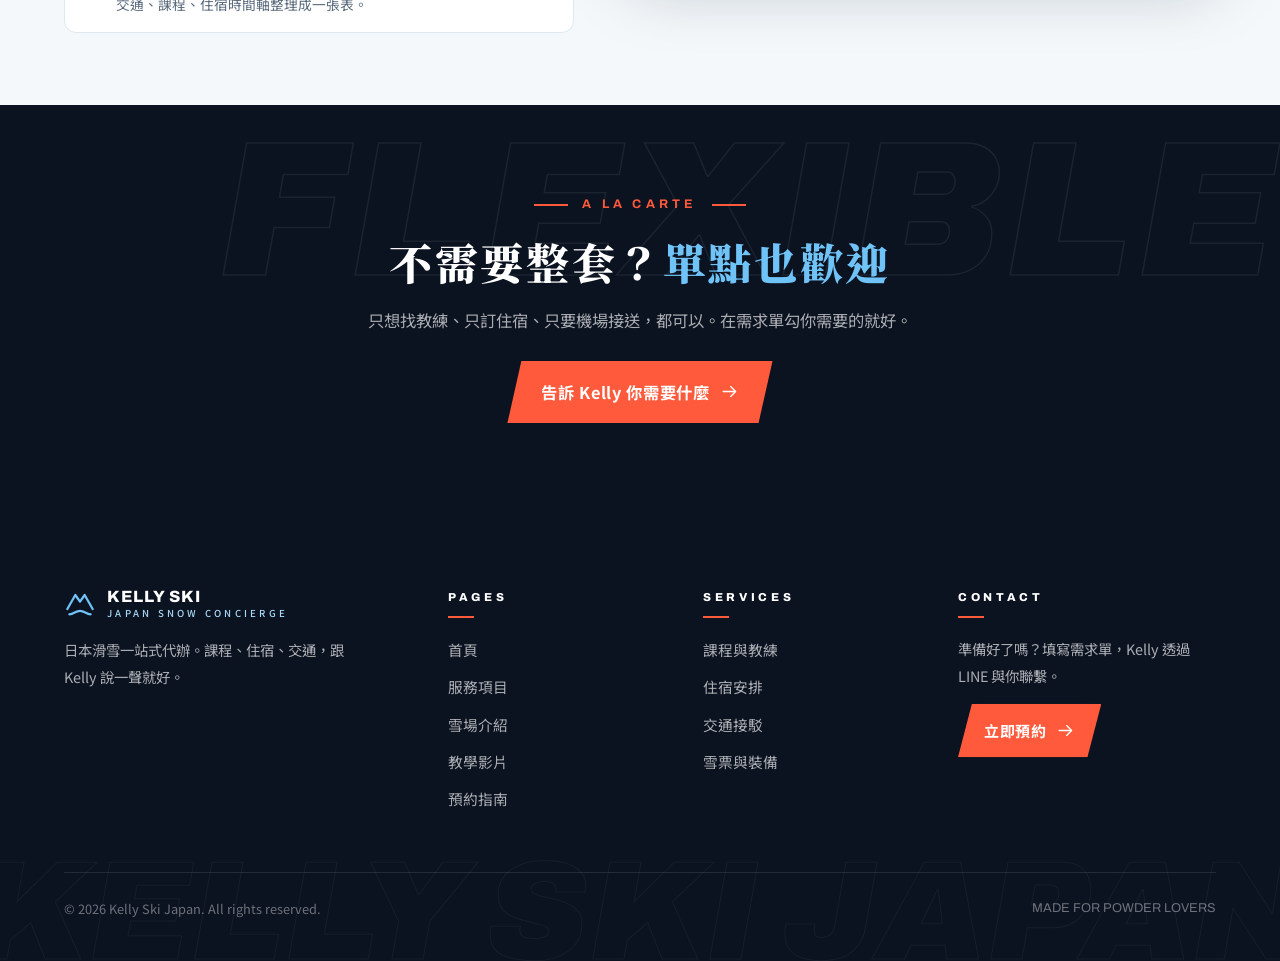
<file: services.html>
<!DOCTYPE html>
<html lang="zh-Hant">
<head>
<meta charset="UTF-8">
<meta name="viewport" content="width=device-width, initial-scale=1.0">
<title>服務項目｜Kelly Ski Japan 日本滑雪一站式代辦</title>
<meta name="description" content="滑雪課程與中文教練、雪場住宿、機場接駁交通、雪票與裝備租借——Kelly 的四大服務可以單點也可以整套安排。">
<link rel="icon" href="data:image/svg+xml,%3Csvg xmlns='http://www.w3.org/2000/svg' viewBox='0 0 64 64'%3E%3Crect width='64' height='64' rx='14' fill='%230b1220'/%3E%3Cpath d='M10 44 26 18l10 14 6-8 12 20Z' fill='%236fc3f7'/%3E%3Cpath d='M14 52c8 0 10-5 18-5s10 5 18 5' stroke='%23ff5a3c' stroke-width='4' fill='none' stroke-linecap='round'/%3E%3C/svg%3E">
<link rel="preconnect" href="https://fonts.googleapis.com">
<link rel="preconnect" href="https://fonts.gstatic.com" crossorigin>
<link href="https://fonts.googleapis.com/css2?family=Archivo:ital,wght@0,500;0,700;0,800;0,900;1,700;1,900&family=Noto+Sans+TC:wght@400;500;700;900&family=Noto+Serif+TC:wght@600;700;900&display=swap" rel="stylesheet">
<link rel="stylesheet" href="styles.css">
</head>
<body data-page="services">

<!-- ======= 手繪圖示庫 ======= -->
<svg xmlns="http://www.w3.org/2000/svg" style="display:none" aria-hidden="true">
  <symbol id="i-mark" viewBox="0 0 24 24"><path d="M2.5 16.5 8.5 6l3.5 5 3.5-5 6 10.5"/><path d="M4 20.5c3.5 0 4.5-2.6 8-2.6s4.5 2.6 8 2.6"/></symbol>
  <symbol id="i-ski" viewBox="0 0 24 24"><circle cx="15" cy="4.2" r="1.9"/><path d="M14 7.2 10.5 11l2.6 3-1.8 3.6"/><path d="M13.4 8.6l3.4 1.6 2.2 3.4"/><path d="M4.5 19.2 19 15.4"/><path d="M6 21.8 20.5 18"/></symbol>
  <symbol id="i-board" viewBox="0 0 24 24"><g transform="rotate(-22 12 12)"><rect x="3" y="9.6" width="18" height="4.8" rx="2.4"/><path d="M8.5 9.6v4.8M15.5 9.6v4.8"/></g></symbol>
  <symbol id="i-coach" viewBox="0 0 24 24"><path d="M3.5 10.2 13.5 6v12l-10-4.2v-3.6Z"/><path d="M6.5 15.4V19a1.5 1.5 0 0 0 3 0v-2.2"/><path d="M16.5 9.2a4.6 4.6 0 0 1 0 5.6"/><path d="M19 7a8 8 0 0 1 0 10"/></symbol>
  <symbol id="i-bed" viewBox="0 0 24 24"><path d="M3 19V9"/><path d="M3 13h13.5A4.5 4.5 0 0 1 21 17.5V19"/><path d="M3 17h18"/><circle cx="7.2" cy="10.8" r="1.8"/></symbol>
  <symbol id="i-bus" viewBox="0 0 24 24"><rect x="3.5" y="4.5" width="17" height="13" rx="2.5"/><path d="M3.5 11.5h17"/><path d="M12 4.5v7"/><circle cx="7.6" cy="19.4" r="1.4"/><circle cx="16.4" cy="19.4" r="1.4"/></symbol>
  <symbol id="i-lift" viewBox="0 0 24 24"><path d="M2 5l20-2.6"/><path d="M12.4 3.9V8"/><rect x="7.5" y="8" width="9.8" height="9.5" rx="2.4"/><path d="M7.5 12.6h9.8"/></symbol>
  <symbol id="i-ticket" viewBox="0 0 24 24"><path d="M4 8.5a2 2 0 0 1 2-2h12a2 2 0 0 1 2 2v1.2a2.3 2.3 0 0 0 0 4.6v1.2a2 2 0 0 1-2 2H6a2 2 0 0 1-2-2v-1.2a2.3 2.3 0 0 0 0-4.6Z"/><path d="M14.5 6.5v11" stroke-dasharray="2.4 2.6"/></symbol>
  <symbol id="i-gear" viewBox="0 0 24 24"><path d="M5 13a7 7 0 0 1 14 0v2.4a1.6 1.6 0 0 1-1.6 1.6H6.6A1.6 1.6 0 0 1 5 15.4Z"/><path d="M5 13h14"/><path d="M9 17v1.3a3 3 0 0 0 6 0V17"/></symbol>
  <symbol id="i-cal" viewBox="0 0 24 24"><rect x="3.8" y="5.5" width="16.4" height="15" rx="2.5"/><path d="M3.8 10.5h16.4"/><path d="M8.5 3.2v4M15.5 3.2v4"/><path d="M8 14.5h3M13 14.5h3M8 17.5h3"/></symbol>
  <symbol id="i-pin" viewBox="0 0 24 24"><path d="M12 21.5S5.5 15.8 5.5 11a6.5 6.5 0 0 1 13 0c0 4.8-6.5 10.5-6.5 10.5Z"/><circle cx="12" cy="10.8" r="2.4"/></symbol>
  <symbol id="i-chat" viewBox="0 0 24 24"><path d="M4 7A2.8 2.8 0 0 1 6.8 4.2h10.4A2.8 2.8 0 0 1 20 7v6.4a2.8 2.8 0 0 1-2.8 2.8H10l-4.6 4v-4h-.4A2.8 2.8 0 0 1 4 13.4Z"/><path d="M8.4 10.7h.01M12 10.7h.01M15.6 10.7h.01" stroke-width="2.6"/></symbol>
  <symbol id="i-snow" viewBox="0 0 24 24"><path d="M12 2.8v18.4"/><path d="M4 7.4l16 9.2M20 7.4 4 16.6"/><path d="M9.6 4.4 12 6.5l2.4-2.1M14.4 19.6 12 17.5l-2.4 2.1"/></symbol>
  <symbol id="i-powder" viewBox="0 0 24 24"><path d="M3 9.4c3 0 3 2.2 6 2.2s3-2.2 6-2.2 3 2.2 6 2.2"/><path d="M3 15c3 0 3 2.2 6 2.2s3-2.2 6-2.2 3 2.2 6 2.2"/></symbol>
  <symbol id="i-check" viewBox="0 0 24 24"><circle cx="12" cy="12" r="8.6"/><path d="M8.2 12.4l2.6 2.7 5-5.4"/></symbol>
  <symbol id="i-tick" viewBox="0 0 24 24"><path d="M4.5 12.8l5 5L19.5 6.6"/></symbol>
  <symbol id="i-arrow" viewBox="0 0 24 24"><path d="M4 12h15"/><path d="M13.5 5.8 19.7 12l-6.2 6.2"/></symbol>
  <symbol id="i-chev" viewBox="0 0 24 24"><path d="M6 9.4l6 6 6-6"/></symbol>
  <symbol id="i-clock" viewBox="0 0 24 24"><circle cx="12" cy="12" r="8.6"/><path d="M12 7.4V12l3.4 2.2"/></symbol>
  <symbol id="i-yen" viewBox="0 0 24 24"><circle cx="12" cy="12" r="8.6"/><path d="M8.8 7.6 12 12.4l3.2-4.8M12 12.4V17M9.4 13.6h5.2M9.4 15.8h5.2"/></symbol>
  <symbol id="i-level" viewBox="0 0 24 24"><path d="M4.5 19.5v-3.4M9.5 19.5v-6.8M14.5 19.5V9.3M19.5 19.5V5.5"/></symbol>
  <symbol id="i-group" viewBox="0 0 24 24"><circle cx="9" cy="8.4" r="3.1"/><path d="M3.4 19.6a5.6 5.6 0 0 1 11.2 0"/><circle cx="16.9" cy="9.6" r="2.4"/><path d="M16.4 19.6a5.4 5.4 0 0 1 4.2-5.2"/></symbol>
  <symbol id="i-star" viewBox="0 0 24 24"><path d="m12 3.6 2.5 5.2 5.7.8-4.1 4 1 5.7-5.1-2.7-5.1 2.7 1-5.7-4.1-4 5.7-.8Z"/></symbol>
  <symbol id="i-shield" viewBox="0 0 24 24"><path d="M12 2.8 19 5.6v5.5c0 4.6-3 8.4-7 10-4-1.6-7-5.4-7-10V5.6Z"/><path d="m8.8 11.7 2.3 2.3 4.1-4.3"/></symbol>
  <symbol id="i-doc" viewBox="0 0 24 24"><path d="M6.5 4.6A1.6 1.6 0 0 1 8.1 3h5.7L18.5 7.7V19.4a1.6 1.6 0 0 1-1.6 1.6H8.1a1.6 1.6 0 0 1-1.6-1.6Z"/><path d="M13.8 3v4.9h4.7"/><path d="M9.6 12.4h5.2M9.6 15.8h5.2"/></symbol>
  <symbol id="i-send" viewBox="0 0 24 24"><path d="M20.6 3.4 3.4 10.2l6.7 2.7 2.7 7.7 7.8-17.2Z"/><path d="M20.6 3.4 10.1 12.9"/></symbol>
  <symbol id="i-copy" viewBox="0 0 24 24"><rect x="8.6" y="8.6" width="11" height="11.8" rx="2"/><path d="M15.4 8.6V6.2a2 2 0 0 0-2-2H6.2a2 2 0 0 0-2 2v7.2a2 2 0 0 0 2 2h2.4"/></symbol>
  <symbol id="i-onsen" viewBox="0 0 24 24"><path d="M4.5 14h15v.8a7.5 7.5 0 0 1-15 0Z"/><path d="M8.6 4.5c-1 1.4.8 2.4-.2 3.8M12 4.5c-1 1.4.8 2.4-.2 3.8M15.4 4.5c-1 1.4.8 2.4-.2 3.8"/></symbol>
  <symbol id="i-flag" viewBox="0 0 24 24"><path d="M6.5 21.5v-17"/><path d="M6.5 5c2-1.3 4-1.3 6 0s4 1.3 6 0v7.4c-2 1.3-4 1.3-6 0s-4-1.3-6 0"/></symbol>
  <symbol id="i-menu" viewBox="0 0 24 24"><path d="M4 7.2h16M4 12h16M4 16.8h10"/></symbol>
  <symbol id="i-close" viewBox="0 0 24 24"><path d="M5.6 5.6l12.8 12.8M18.4 5.6 5.6 18.4"/></symbol>
</svg>

<!-- ======= 導覽列 ======= -->
<header class="site-nav scrolled">
  <div class="nav-inner">
    <a class="brand" href="index.html">
      <svg class="mark ico" style="width:34px;height:34px;color:#6fc3f7"><use href="#i-mark"/></svg>
      <span class="brand-txt"><b>KELLY SKI</b><span>JAPAN SNOW CONCIERGE</span></span>
    </a>
    <button class="nav-burger" aria-label="開啟選單">
      <svg class="ico ic-menu"><use href="#i-menu"/></svg>
      <svg class="ico ic-close"><use href="#i-close"/></svg>
    </button>
    <nav class="nav-links">
      <a href="index.html">首頁</a>
      <a href="services.html" class="active">服務項目</a>
      <a href="resorts.html">雪場介紹</a>
      <a href="videos.html">教學影片</a>
      <a href="guide.html">預約指南</a>
      <a href="booking.html" class="nav-cta"><svg class="ico"><use href="#i-send"/></svg>立即預約</a>
    </nav>
  </div>
</header>

<!-- ======= 內頁 Hero ======= -->
<section class="page-hero">
  <div class="ph-art" aria-hidden="true">
    <svg viewBox="0 0 1600 460" preserveAspectRatio="xMidYMid slice" xmlns="http://www.w3.org/2000/svg">
      <rect width="1600" height="460" fill="#0b1220"/>
      <g stroke="#6fc3f7" stroke-width="2" fill="none" opacity="0.14">
        <path d="M-20 380 300 190l200 140 260-200 260 190 240-160 260 180 120-80"/>
        <path d="M-20 440 280 260l220 130 260-180 260 170 240-140 280 160"/>
      </g>
      <g stroke="#ff5a3c" stroke-width="3" stroke-linecap="round" opacity="0.5">
        <path d="M1180 96h84"/><path d="M1240 126h60"/><path d="M1210 156h44"/>
      </g>
      <g fill="#ffffff"><circle cx="240" cy="90" r="2.6" opacity="0.4"/><circle cx="620" cy="60" r="2.2" opacity="0.35"/><circle cx="1010" cy="110" r="2.6" opacity="0.4"/><circle cx="1420" cy="70" r="2.2" opacity="0.35"/></g>
    </svg>
  </div>
  <span class="ghost">SERVICE</span>
  <div class="container">
    <p class="crumbs">HOME <span class="sep">/</span> SERVICES</p>
    <h1>服務項目</h1>
    <p class="lede">整套安排或單點都可以。說出需求，Kelly 給你方案和報價。</p>
  </div>
</section>

<!-- ======= 01 課程與教練 ======= -->
<div class="container">
  <article class="svc-row" id="lessons">
    <div class="svc-visual reveal">
      <svg viewBox="0 0 640 440" preserveAspectRatio="xMidYMid slice" xmlns="http://www.w3.org/2000/svg">
        <defs>
          <linearGradient id="lsn-sky" x1="0" y1="0" x2="0" y2="1">
            <stop offset="0" stop-color="#5f9cc8"/><stop offset="1" stop-color="#c4def0"/>
          </linearGradient>
          <linearGradient id="lsn-slope" x1="0" y1="0" x2="0" y2="1">
            <stop offset="0" stop-color="#ffffff"/><stop offset="1" stop-color="#d3e6f3"/>
          </linearGradient>
        </defs>
        <rect width="640" height="440" fill="url(#lsn-sky)"/>
        <circle cx="520" cy="80" r="40" fill="#fff8e8" opacity="0.9"/>
        <path d="M-20 260 150 120l150 140Z" fill="#3d719e"/>
        <path d="M150 120 110 196l24-16 16 18 20-26 14 12Z" fill="#eef6fc"/>
        <path d="M640 200c-200 20-380 90-660 160V460h660Z" fill="url(#lsn-slope)"/>
        <!-- S 彎滑行軌跡 -->
        <path d="M560 220C480 260 520 300 430 330 340 360 380 400 280 424" stroke="#9dc3de" stroke-width="4" stroke-dasharray="10 12" fill="none" opacity="0.8"/>
        <!-- 旗門 -->
        <g>
          <path d="M497 254v46" stroke="#ff5a3c" stroke-width="5" stroke-linecap="round"/>
          <path d="M497 254l30 10-30 10Z" fill="#ff5a3c"/>
          <path d="M362 340v44" stroke="#2b7fb8" stroke-width="5" stroke-linecap="round"/>
          <path d="M362 340l30 10-30 10Z" fill="#2b7fb8"/>
        </g>
        <!-- 教練 -->
        <g transform="translate(150 300)">
          <circle cx="0" cy="-58" r="12" fill="#0b1220"/>
          <path d="M-2 -46c8-2 16 2 18 10l6 24-12 3-6-20-10 2c-8 2-14-3-14-10 0-6 8-9 18-9Z" fill="#ff5a3c"/>
          <path d="M-10 -12 -14 32M6 -10 14 32" stroke="#0b1220" stroke-width="8" stroke-linecap="round"/>
          <path d="M-26 36h28M0 40h28" stroke="#0b1220" stroke-width="5" stroke-linecap="round"/>
          <path d="M14 -38 40 -50" stroke="#ff5a3c" stroke-width="7" stroke-linecap="round"/>
        </g>
        <!-- 學員（小小雪犁姿勢） -->
        <g transform="translate(255 350)">
          <circle cx="0" cy="-44" r="10" fill="#0b1220"/>
          <path d="M-8 -34h16l6 22h-28Z" fill="#2b7fb8"/>
          <path d="M-9 -12 -18 22M9 -12 18 22" stroke="#0b1220" stroke-width="7" stroke-linecap="round"/>
          <path d="M-30 26 -6 20M6 20l24 6" stroke="#0b1220" stroke-width="4.5" stroke-linecap="round"/>
        </g>
        <g fill="#ffffff"><circle cx="80" cy="70" r="3" opacity="0.7"/><circle cx="300" cy="50" r="2.4" opacity="0.6"/><circle cx="600" cy="150" r="2.6" opacity="0.6"/><circle cx="420" cy="120" r="2" opacity="0.5"/></g>
      </svg>
      <span class="tagchip">Lessons &amp; Coach</span>
    </div>
    <div class="svc-detail reveal" style="--d:0.1s">
      <span class="num en">SERVICE — 01</span>
      <h2>滑雪課程與教練</h2>
      <p>第一次滑雪，或是想突破卡關的技巧，都沒問題。Kelly 依你的程度和目標，配對適合的教練和上課時段。</p>
      <ul class="svc-list">
        <li><svg class="ico"><use href="#i-tick"/></svg><span><b>中文教練優先安排</b><small>聽得懂，才學得快。也可安排英文、日文教練。</small></span></li>
        <li><svg class="ico"><use href="#i-tick"/></svg><span><b>私人課／團體課</b><small>一對一密集進步，或親友同班共學同樂。</small></span></li>
        <li><svg class="ico"><use href="#i-tick"/></svg><span><b>單板・雙板都有</b><small>初學體驗、進階刻滑、粉雪樹林課程皆可安排。</small></span></li>
        <li><svg class="ico"><use href="#i-tick"/></svg><span><b>兒童課程</b><small>有帶小朋友經驗的教練與雪上樂園行程。</small></span></li>
      </ul>
      <a class="link-more" href="videos.html">看教學實錄影片<svg class="ico"><use href="#i-arrow"/></svg></a>
    </div>
  </article>

  <!-- ======= 02 住宿安排 ======= -->
  <article class="svc-row flip" id="stay">
    <div class="svc-visual reveal">
      <svg viewBox="0 0 640 440" preserveAspectRatio="xMidYMid slice" xmlns="http://www.w3.org/2000/svg">
        <defs>
          <linearGradient id="sty-sky" x1="0" y1="0" x2="0" y2="1">
            <stop offset="0" stop-color="#0c1526"/><stop offset="1" stop-color="#31486e"/>
          </linearGradient>
        </defs>
        <rect width="640" height="440" fill="url(#sty-sky)"/>
        <circle cx="520" cy="86" r="34" fill="#f4ead6"/>
        <circle cx="508" cy="78" r="30" fill="#0c1526" opacity="0.25"/>
        <path d="M-20 300 170 150l190 150Z" fill="#16304f"/>
        <path d="M170 150 130 226l24-16 16 18 20-26 14 12Z" fill="#d7e8f5" opacity="0.9"/>
        <!-- 小屋 -->
        <g>
          <rect x="360" y="238" width="170" height="112" fill="#1a2438"/>
          <path d="M340 244 445 156l105 88Z" fill="#eef4fa"/>
          <path d="M352 242 445 164l93 78-8 8-85-70-84 70Z" fill="#c9dcec"/>
          <rect x="382" y="268" width="26" height="30" rx="3" fill="#ffb35c"/>
          <rect x="428" y="268" width="26" height="30" rx="3" fill="#ffc97e"/>
          <rect x="474" y="268" width="26" height="30" rx="3" fill="#ffb35c"/>
          <rect x="418" y="312" width="34" height="38" rx="3" fill="#31486e"/>
          <!-- 煙囪 -->
          <rect x="492" y="176" width="18" height="42" fill="#1a2438"/>
          <path d="M496 168c-5 7 4 11-2 19" stroke="#cfe0ee" stroke-width="3.5" stroke-linecap="round" fill="none" opacity="0.7"/>
        </g>
        <!-- 前景雪丘與樹 -->
        <path d="M-20 360c140-24 300-26 680-2V460H-20Z" fill="#e9f3fb"/>
        <g fill="#101c30">
          <path d="M80 356 116 286l36 70Z"/><path d="M136 358 164 300l28 58Z"/>
          <path d="M560 348l30-58 30 58Z"/>
        </g>
        <g fill="#ffffff"><circle cx="120" cy="90" r="2.6" opacity="0.6"/><circle cx="280" cy="60" r="2.2" opacity="0.5"/><circle cx="240" cy="140" r="2.6" opacity="0.5"/><circle cx="600" cy="200" r="2.4" opacity="0.5"/><circle cx="330" cy="210" r="2" opacity="0.45"/></g>
      </svg>
      <span class="tagchip">Stay &amp; Lodging</span>
    </div>
    <div class="svc-detail reveal" style="--d:0.1s">
      <span class="num en">SERVICE — 02</span>
      <h2>住宿安排</h2>
      <p>雪季房間搶手，越早訂選擇越多。Kelly 依你的預算和人數比價搶房，挑進出雪場方便的位置。</p>
      <ul class="svc-list">
        <li><svg class="ico"><use href="#i-tick"/></svg><span><b>Ski-in / Ski-out 雪場飯店</b><small>走出門就是雪道，把時間留給滑雪。</small></span></li>
        <li><svg class="ico"><use href="#i-tick"/></svg><span><b>溫泉旅館</b><small>滑完雪泡湯，一泊二食的日式款待。</small></span></li>
        <li><svg class="ico"><use href="#i-tick"/></svg><span><b>公寓與包棟民宿</b><small>親子、多人團的高 CP 選擇，自炊也方便。</small></span></li>
        <li><svg class="ico"><use href="#i-tick"/></svg><span><b>依預算比價</b><small>同樣的價錢，幫你住到更好的位置。</small></span></li>
      </ul>
    </div>
  </article>

  <!-- ======= 03 交通接駁 ======= -->
  <article class="svc-row" id="transfer">
    <div class="svc-visual reveal">
      <svg viewBox="0 0 640 440" preserveAspectRatio="xMidYMid slice" xmlns="http://www.w3.org/2000/svg">
        <defs>
          <linearGradient id="trf-sky" x1="0" y1="0" x2="0" y2="1">
            <stop offset="0" stop-color="#7fb0d5"/><stop offset="1" stop-color="#d8eaf6"/>
          </linearGradient>
        </defs>
        <rect width="640" height="440" fill="url(#trf-sky)"/>
        <path d="M-20 280 140 140l160 140Z" fill="#4a7aa5"/>
        <path d="M140 140 104 212l22-15 15 17 19-24 13 11Z" fill="#eef6fc"/>
        <path d="M300 280 460 120l200 160Z" fill="#35648f"/>
        <path d="M460 120 420 200l25-17 17 19 21-27 15 13Z" fill="#eef6fc"/>
        <path d="M-20 320h680v140H-20Z" fill="#e6f1f9"/>
        <!-- 高架橋 -->
        <rect x="-20" y="292" width="680" height="14" fill="#9db8cd"/>
        <g fill="#9db8cd">
          <rect x="60" y="306" width="16" height="60"/><rect x="220" y="306" width="16" height="60"/>
          <rect x="380" y="306" width="16" height="60"/><rect x="540" y="306" width="16" height="60"/>
        </g>
        <!-- 列車 -->
        <g>
          <path d="M60 250c0-14 11-24 26-24h430c26 0 52 8 70 24l16 14c4 4 2 12-6 12H86c-15 0-26-10-26-24Z" fill="#ffffff"/>
          <path d="M60 250c0-14 11-24 26-24h430c26 0 52 8 70 24l16 14c4 4 2 12-6 12H86c-15 0-26-10-26-24Z" fill="none" stroke="#b9d2e4" stroke-width="2"/>
          <path d="M92 238h380v14H92Z" fill="#16304f"/>
          <path d="M96 262h486v8H96Z" fill="#ff5a3c"/>
          <circle cx="560" cy="246" r="6" fill="#16304f"/>
        </g>
        <!-- 速度線 -->
        <g stroke="#ffffff" stroke-width="6" stroke-linecap="round" opacity="0.85">
          <path d="M18 236h30"/><path d="M2 254h38"/><path d="M22 272h26"/>
        </g>
        <g fill="#ffffff"><circle cx="180" cy="70" r="2.8" opacity="0.7"/><circle cx="420" cy="60" r="2.2" opacity="0.6"/><circle cx="560" cy="90" r="2.6" opacity="0.6"/><circle cx="90" cy="120" r="2" opacity="0.5"/></g>
      </svg>
      <span class="tagchip">Transfer &amp; Transport</span>
    </div>
    <div class="svc-detail reveal" style="--d:0.1s">
      <span class="num en">SERVICE — 03</span>
      <h2>交通接駁</h2>
      <p>從落地到雪場門口，每一段交通都幫你接好。拖著雪具也不用煩惱轉車，時刻表整理成一張行程表。</p>
      <ul class="svc-list">
        <li><svg class="ico"><use href="#i-tick"/></svg><span><b>機場接送</b><small>新千歲、成田、羽田、名古屋等機場到雪場的接駁安排。</small></span></li>
        <li><svg class="ico"><use href="#i-tick"/></svg><span><b>雪場巴士與包車</b><small>多人同行可包車，行李雪具一車到底。</small></span></li>
        <li><svg class="ico"><use href="#i-tick"/></svg><span><b>JR 新幹線票券</b><small>本州雪場快速直達，車票提前買好。</small></span></li>
        <li><svg class="ico"><use href="#i-tick"/></svg><span><b>時間全部串好</b><small>轉乘銜接算到分鐘，不用自己研究時刻表。</small></span></li>
      </ul>
    </div>
  </article>

  <!-- ======= 04 雪票與裝備 ======= -->
  <article class="svc-row flip" id="gear">
    <div class="svc-visual reveal">
      <svg viewBox="0 0 640 440" preserveAspectRatio="xMidYMid slice" xmlns="http://www.w3.org/2000/svg">
        <rect width="640" height="440" fill="#e9f4fc"/>
        <circle cx="540" cy="70" r="90" fill="#d8ecfa"/>
        <circle cx="80" cy="400" r="70" fill="#ddeefb"/>
        <!-- 路線 -->
        <path d="M60 90C180 60 260 140 350 110s180 30 240 10" stroke="#9dc3de" stroke-width="4" stroke-dasharray="2 14" stroke-linecap="round" fill="none"/>
        <g>
          <path d="M60 96c-9-9-15-17-15-25a15 15 0 0 1 30 0c0 8-6 16-15 25Z" fill="#ff5a3c"/>
          <circle cx="60" cy="70" r="5.5" fill="#ffffff"/>
        </g>
        <g>
          <path d="M590 106c-9-9-15-17-15-25a15 15 0 0 1 30 0c0 8-6 16-15 25Z" fill="#16304f"/>
          <circle cx="590" cy="80" r="5.5" fill="#ffffff"/>
        </g>
        <!-- 雪票 -->
        <g transform="rotate(-8 240 250)">
          <rect x="120" y="190" width="240" height="120" rx="16" fill="#ffffff" stroke="#c9dcec" stroke-width="2"/>
          <rect x="120" y="190" width="240" height="34" rx="16" fill="#16304f"/>
          <rect x="120" y="208" width="240" height="16" fill="#16304f"/>
          <path d="M282 200v100" stroke="#c9dcec" stroke-width="2.5" stroke-dasharray="6 7"/>
          <circle cx="322" cy="252" r="12" fill="#e9f4fc" stroke="#c9dcec" stroke-width="2"/>
          <rect x="140" y="240" width="110" height="10" rx="5" fill="#d8e6f2"/>
          <rect x="140" y="262" width="80" height="10" rx="5" fill="#e4eef7"/>
          <path d="M138 199l8 12h-16Z" fill="#6fc3f7"/>
          <path d="M156 199l8 12h-16Z" fill="#ff5a3c"/>
        </g>
        <!-- 安全帽 -->
        <g transform="translate(430 260)">
          <path d="M0 46A62 62 0 0 1 124 46v18a12 12 0 0 1-12 12H12A12 12 0 0 1 0 64Z" fill="#16304f"/>
          <path d="M0 46h124v10H0Z" fill="#0b1220"/>
          <rect x="8" y="50" width="108" height="24" rx="12" fill="#6fc3f7"/>
          <rect x="16" y="56" width="56" height="12" rx="6" fill="#bfe3fb"/>
          <path d="M30 6c18-9 46-9 64 0" stroke="#ff5a3c" stroke-width="6" stroke-linecap="round" fill="none"/>
        </g>
        <!-- 雪杖交叉 -->
        <g stroke-linecap="round">
          <path d="M120 356 260 416" stroke="#16304f" stroke-width="7"/>
          <path d="M250 356 110 416" stroke="#ff5a3c" stroke-width="7"/>
          <circle cx="120" cy="356" r="9" fill="#16304f"/>
          <circle cx="250" cy="356" r="9" fill="#ff5a3c"/>
        </g>
        <g fill="#ffffff"><circle cx="500" cy="180" r="4" opacity="0.9"/><circle cx="360" cy="60" r="3" opacity="0.9"/><circle cx="600" cy="330" r="4" opacity="0.9"/></g>
      </svg>
      <span class="tagchip">Pass &amp; Gear</span>
    </div>
    <div class="svc-detail reveal" style="--d:0.1s">
      <span class="num en">SERVICE — 04</span>
      <h2>雪票、裝備與行程規劃</h2>
      <p>纜車票、雪具、雪服，出發前全部訂好，抵達直接領取。再附一份完整行程表，照著走就對了。</p>
      <ul class="svc-list">
        <li><svg class="ico"><use href="#i-tick"/></svg><span><b>纜車雪票代購</b><small>多日票、雪場聯票，怎麼買最划算幫你算好。</small></span></li>
        <li><svg class="ico"><use href="#i-tick"/></svg><span><b>雪具雪服租借</b><small>板、鞋、安全帽、雪衣雪褲，尺寸事先登記。</small></span></li>
        <li><svg class="ico"><use href="#i-tick"/></svg><span><b>行前準備清單</b><small>該帶什麼、怎麼穿，第一次滑雪也不慌。</small></span></li>
        <li><svg class="ico"><use href="#i-tick"/></svg><span><b>完整行程表</b><small>交通、課程、住宿時間軸整理成一張表。</small></span></li>
      </ul>
    </div>
  </article>
</div>

<!-- ======= 單點服務說明 ======= -->
<section class="on-dark" style="padding:80px 0">
  <span class="ghost" style="top:10px;right:0;">FLEXIBLE</span>
  <div class="container" style="text-align:center;position:relative;z-index:2">
    <div class="sec-head center reveal" style="margin-bottom:26px">
      <p class="eyebrow" style="justify-content:center">A La Carte</p>
      <h2>不需要整套？<span style="color:var(--k-ice)">單點也歡迎</span></h2>
      <p class="sub">只想找教練、只訂住宿、只要機場接送，都可以。在需求單勾你需要的就好。</p>
    </div>
    <a class="btn btn-primary reveal" href="booking.html">告訴 Kelly 你需要什麼<svg class="ico slide"><use href="#i-arrow"/></svg></a>
  </div>
</section>

<!-- ======= Footer ======= -->
<footer>
  <div class="container">
    <div class="foot-grid">
      <div class="foot-brand">
        <a class="brand" href="index.html">
          <svg class="ico" style="width:32px;height:32px;color:#6fc3f7"><use href="#i-mark"/></svg>
          <span class="brand-txt"><b>KELLY SKI</b><span>JAPAN SNOW CONCIERGE</span></span>
        </a>
        <p>日本滑雪一站式代辦。課程、住宿、交通，跟 Kelly 說一聲就好。</p>
      </div>
      <div>
        <h4>Pages</h4>
        <nav>
          <a href="index.html">首頁</a>
          <a href="services.html">服務項目</a>
          <a href="resorts.html">雪場介紹</a>
          <a href="videos.html">教學影片</a>
          <a href="guide.html">預約指南</a>
        </nav>
      </div>
      <div>
        <h4>Services</h4>
        <nav>
          <a href="services.html#lessons">課程與教練</a>
          <a href="services.html#stay">住宿安排</a>
          <a href="services.html#transfer">交通接駁</a>
          <a href="services.html#gear">雪票與裝備</a>
        </nav>
      </div>
      <div class="foot-contact">
        <h4>Contact</h4>
        <p>準備好了嗎？填寫需求單，Kelly 透過 LINE 與你聯繫。</p>
        <a class="btn btn-primary" href="booking.html">立即預約<svg class="ico slide"><use href="#i-arrow"/></svg></a>
      </div>
    </div>
    <div class="foot-bottom">
      <span>© <span data-year>2026</span> Kelly Ski Japan. All rights reserved.</span>
      <span class="en">MADE FOR POWDER LOVERS</span>
    </div>
  </div>
  <span class="foot-watermark">KELLY SKI JAPAN</span>
</footer>

<a class="fab-line" href="booking.html" aria-label="LINE 諮詢">
  <svg class="ico"><use href="#i-chat"/></svg><span>LINE 諮詢</span>
</a>

<script src="main.js"></script>
</body>
</html>
</file>
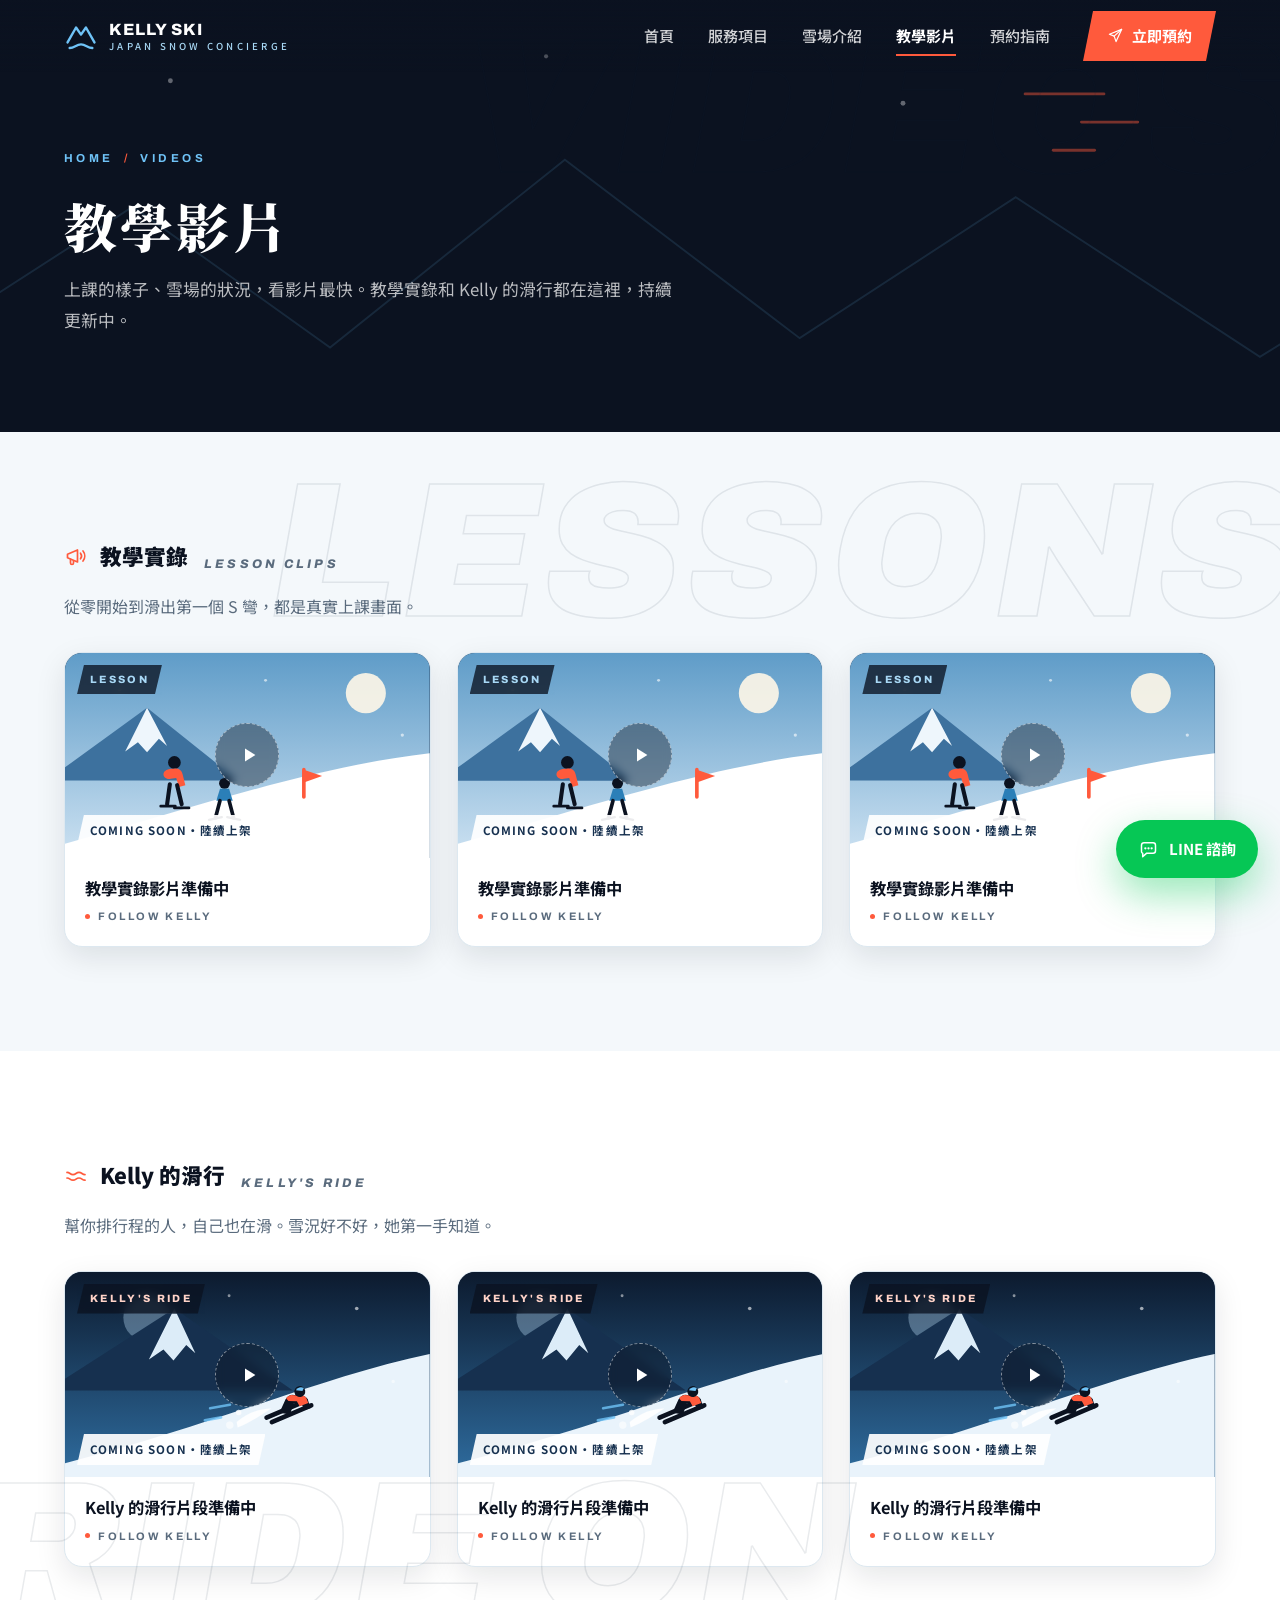
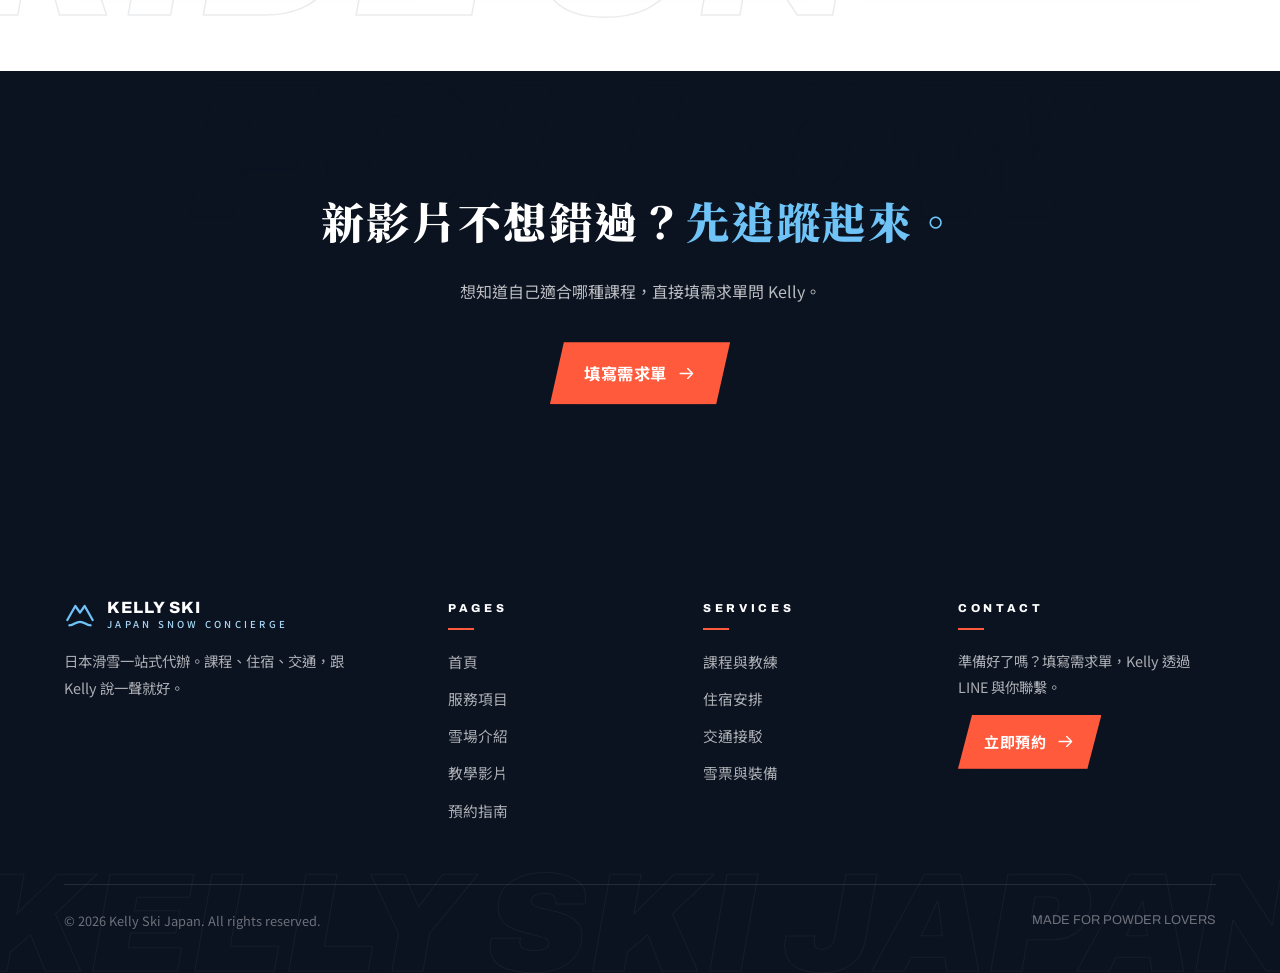
<file: videos.html>
<!DOCTYPE html>
<html lang="zh-Hant">
<head>
<meta charset="UTF-8">
<meta name="viewport" content="width=device-width, initial-scale=1.0">
<title>教學影片｜Kelly Ski Japan 日本滑雪一站式代辦</title>
<meta name="description" content="教學實錄與 Kelly 的滑行片段——上課的樣子、粉雪的樣子，先看影片感受一下。">
<link rel="icon" href="data:image/svg+xml,%3Csvg xmlns='http://www.w3.org/2000/svg' viewBox='0 0 64 64'%3E%3Crect width='64' height='64' rx='14' fill='%230b1220'/%3E%3Cpath d='M10 44 26 18l10 14 6-8 12 20Z' fill='%236fc3f7'/%3E%3Cpath d='M14 52c8 0 10-5 18-5s10 5 18 5' stroke='%23ff5a3c' stroke-width='4' fill='none' stroke-linecap='round'/%3E%3C/svg%3E">
<link rel="preconnect" href="https://fonts.googleapis.com">
<link rel="preconnect" href="https://fonts.gstatic.com" crossorigin>
<link href="https://fonts.googleapis.com/css2?family=Archivo:ital,wght@0,500;0,700;0,800;0,900;1,700;1,900&family=Noto+Sans+TC:wght@400;500;700;900&family=Noto+Serif+TC:wght@600;700;900&display=swap" rel="stylesheet">
<link rel="stylesheet" href="styles.css">
</head>
<body data-page="videos">

<!-- ======= 手繪圖示庫 ======= -->
<svg xmlns="http://www.w3.org/2000/svg" style="display:none" aria-hidden="true">
  <symbol id="i-mark" viewBox="0 0 24 24"><path d="M2.5 16.5 8.5 6l3.5 5 3.5-5 6 10.5"/><path d="M4 20.5c3.5 0 4.5-2.6 8-2.6s4.5 2.6 8 2.6"/></symbol>
  <symbol id="i-ski" viewBox="0 0 24 24"><circle cx="15" cy="4.2" r="1.9"/><path d="M14 7.2 10.5 11l2.6 3-1.8 3.6"/><path d="M13.4 8.6l3.4 1.6 2.2 3.4"/><path d="M4.5 19.2 19 15.4"/><path d="M6 21.8 20.5 18"/></symbol>
  <symbol id="i-board" viewBox="0 0 24 24"><g transform="rotate(-22 12 12)"><rect x="3" y="9.6" width="18" height="4.8" rx="2.4"/><path d="M8.5 9.6v4.8M15.5 9.6v4.8"/></g></symbol>
  <symbol id="i-coach" viewBox="0 0 24 24"><path d="M3.5 10.2 13.5 6v12l-10-4.2v-3.6Z"/><path d="M6.5 15.4V19a1.5 1.5 0 0 0 3 0v-2.2"/><path d="M16.5 9.2a4.6 4.6 0 0 1 0 5.6"/><path d="M19 7a8 8 0 0 1 0 10"/></symbol>
  <symbol id="i-bed" viewBox="0 0 24 24"><path d="M3 19V9"/><path d="M3 13h13.5A4.5 4.5 0 0 1 21 17.5V19"/><path d="M3 17h18"/><circle cx="7.2" cy="10.8" r="1.8"/></symbol>
  <symbol id="i-bus" viewBox="0 0 24 24"><rect x="3.5" y="4.5" width="17" height="13" rx="2.5"/><path d="M3.5 11.5h17"/><path d="M12 4.5v7"/><circle cx="7.6" cy="19.4" r="1.4"/><circle cx="16.4" cy="19.4" r="1.4"/></symbol>
  <symbol id="i-lift" viewBox="0 0 24 24"><path d="M2 5l20-2.6"/><path d="M12.4 3.9V8"/><rect x="7.5" y="8" width="9.8" height="9.5" rx="2.4"/><path d="M7.5 12.6h9.8"/></symbol>
  <symbol id="i-ticket" viewBox="0 0 24 24"><path d="M4 8.5a2 2 0 0 1 2-2h12a2 2 0 0 1 2 2v1.2a2.3 2.3 0 0 0 0 4.6v1.2a2 2 0 0 1-2 2H6a2 2 0 0 1-2-2v-1.2a2.3 2.3 0 0 0 0-4.6Z"/><path d="M14.5 6.5v11" stroke-dasharray="2.4 2.6"/></symbol>
  <symbol id="i-gear" viewBox="0 0 24 24"><path d="M5 13a7 7 0 0 1 14 0v2.4a1.6 1.6 0 0 1-1.6 1.6H6.6A1.6 1.6 0 0 1 5 15.4Z"/><path d="M5 13h14"/><path d="M9 17v1.3a3 3 0 0 0 6 0V17"/></symbol>
  <symbol id="i-cal" viewBox="0 0 24 24"><rect x="3.8" y="5.5" width="16.4" height="15" rx="2.5"/><path d="M3.8 10.5h16.4"/><path d="M8.5 3.2v4M15.5 3.2v4"/><path d="M8 14.5h3M13 14.5h3M8 17.5h3"/></symbol>
  <symbol id="i-pin" viewBox="0 0 24 24"><path d="M12 21.5S5.5 15.8 5.5 11a6.5 6.5 0 0 1 13 0c0 4.8-6.5 10.5-6.5 10.5Z"/><circle cx="12" cy="10.8" r="2.4"/></symbol>
  <symbol id="i-chat" viewBox="0 0 24 24"><path d="M4 7A2.8 2.8 0 0 1 6.8 4.2h10.4A2.8 2.8 0 0 1 20 7v6.4a2.8 2.8 0 0 1-2.8 2.8H10l-4.6 4v-4h-.4A2.8 2.8 0 0 1 4 13.4Z"/><path d="M8.4 10.7h.01M12 10.7h.01M15.6 10.7h.01" stroke-width="2.6"/></symbol>
  <symbol id="i-snow" viewBox="0 0 24 24"><path d="M12 2.8v18.4"/><path d="M4 7.4l16 9.2M20 7.4 4 16.6"/><path d="M9.6 4.4 12 6.5l2.4-2.1M14.4 19.6 12 17.5l-2.4 2.1"/></symbol>
  <symbol id="i-powder" viewBox="0 0 24 24"><path d="M3 9.4c3 0 3 2.2 6 2.2s3-2.2 6-2.2 3 2.2 6 2.2"/><path d="M3 15c3 0 3 2.2 6 2.2s3-2.2 6-2.2 3 2.2 6 2.2"/></symbol>
  <symbol id="i-check" viewBox="0 0 24 24"><circle cx="12" cy="12" r="8.6"/><path d="M8.2 12.4l2.6 2.7 5-5.4"/></symbol>
  <symbol id="i-tick" viewBox="0 0 24 24"><path d="M4.5 12.8l5 5L19.5 6.6"/></symbol>
  <symbol id="i-arrow" viewBox="0 0 24 24"><path d="M4 12h15"/><path d="M13.5 5.8 19.7 12l-6.2 6.2"/></symbol>
  <symbol id="i-chev" viewBox="0 0 24 24"><path d="M6 9.4l6 6 6-6"/></symbol>
  <symbol id="i-clock" viewBox="0 0 24 24"><circle cx="12" cy="12" r="8.6"/><path d="M12 7.4V12l3.4 2.2"/></symbol>
  <symbol id="i-yen" viewBox="0 0 24 24"><circle cx="12" cy="12" r="8.6"/><path d="M8.8 7.6 12 12.4l3.2-4.8M12 12.4V17M9.4 13.6h5.2M9.4 15.8h5.2"/></symbol>
  <symbol id="i-level" viewBox="0 0 24 24"><path d="M4.5 19.5v-3.4M9.5 19.5v-6.8M14.5 19.5V9.3M19.5 19.5V5.5"/></symbol>
  <symbol id="i-group" viewBox="0 0 24 24"><circle cx="9" cy="8.4" r="3.1"/><path d="M3.4 19.6a5.6 5.6 0 0 1 11.2 0"/><circle cx="16.9" cy="9.6" r="2.4"/><path d="M16.4 19.6a5.4 5.4 0 0 1 4.2-5.2"/></symbol>
  <symbol id="i-star" viewBox="0 0 24 24"><path d="m12 3.6 2.5 5.2 5.7.8-4.1 4 1 5.7-5.1-2.7-5.1 2.7 1-5.7-4.1-4 5.7-.8Z"/></symbol>
  <symbol id="i-shield" viewBox="0 0 24 24"><path d="M12 2.8 19 5.6v5.5c0 4.6-3 8.4-7 10-4-1.6-7-5.4-7-10V5.6Z"/><path d="m8.8 11.7 2.3 2.3 4.1-4.3"/></symbol>
  <symbol id="i-doc" viewBox="0 0 24 24"><path d="M6.5 4.6A1.6 1.6 0 0 1 8.1 3h5.7L18.5 7.7V19.4a1.6 1.6 0 0 1-1.6 1.6H8.1a1.6 1.6 0 0 1-1.6-1.6Z"/><path d="M13.8 3v4.9h4.7"/><path d="M9.6 12.4h5.2M9.6 15.8h5.2"/></symbol>
  <symbol id="i-send" viewBox="0 0 24 24"><path d="M20.6 3.4 3.4 10.2l6.7 2.7 2.7 7.7 7.8-17.2Z"/><path d="M20.6 3.4 10.1 12.9"/></symbol>
  <symbol id="i-copy" viewBox="0 0 24 24"><rect x="8.6" y="8.6" width="11" height="11.8" rx="2"/><path d="M15.4 8.6V6.2a2 2 0 0 0-2-2H6.2a2 2 0 0 0-2 2v7.2a2 2 0 0 0 2 2h2.4"/></symbol>
  <symbol id="i-onsen" viewBox="0 0 24 24"><path d="M4.5 14h15v.8a7.5 7.5 0 0 1-15 0Z"/><path d="M8.6 4.5c-1 1.4.8 2.4-.2 3.8M12 4.5c-1 1.4.8 2.4-.2 3.8M15.4 4.5c-1 1.4.8 2.4-.2 3.8"/></symbol>
  <symbol id="i-flag" viewBox="0 0 24 24"><path d="M6.5 21.5v-17"/><path d="M6.5 5c2-1.3 4-1.3 6 0s4 1.3 6 0v7.4c-2 1.3-4 1.3-6 0s-4-1.3-6 0"/></symbol>
  <symbol id="i-play" viewBox="0 0 24 24"><circle cx="12" cy="12" r="8.6"/><path d="M10 8.6 15.4 12 10 15.4Z"/></symbol>
  <symbol id="i-menu" viewBox="0 0 24 24"><path d="M4 7.2h16M4 12h16M4 16.8h10"/></symbol>
  <symbol id="i-close" viewBox="0 0 24 24"><path d="M5.6 5.6l12.8 12.8M18.4 5.6 5.6 18.4"/></symbol>
</svg>

<!-- ======= 導覽列 ======= -->
<header class="site-nav scrolled">
  <div class="nav-inner">
    <a class="brand" href="index.html">
      <svg class="mark ico" style="width:34px;height:34px;color:#6fc3f7"><use href="#i-mark"/></svg>
      <span class="brand-txt"><b>KELLY SKI</b><span>JAPAN SNOW CONCIERGE</span></span>
    </a>
    <button class="nav-burger" aria-label="開啟選單">
      <svg class="ico ic-menu"><use href="#i-menu"/></svg>
      <svg class="ico ic-close"><use href="#i-close"/></svg>
    </button>
    <nav class="nav-links">
      <a href="index.html">首頁</a>
      <a href="services.html">服務項目</a>
      <a href="resorts.html">雪場介紹</a>
      <a href="videos.html" class="active">教學影片</a>
      <a href="guide.html">預約指南</a>
      <a href="booking.html" class="nav-cta"><svg class="ico"><use href="#i-send"/></svg>立即預約</a>
    </nav>
  </div>
</header>

<!-- ======= 內頁 Hero ======= -->
<section class="page-hero">
  <div class="ph-art" aria-hidden="true">
    <svg viewBox="0 0 1600 460" preserveAspectRatio="xMidYMid slice" xmlns="http://www.w3.org/2000/svg">
      <rect width="1600" height="460" fill="#0b1220"/>
      <g stroke="#6fc3f7" stroke-width="2" fill="none" opacity="0.14">
        <path d="M-20 400 260 220l210 150 250-200 250 190 230-150 260 170 160-100"/>
      </g>
      <g stroke="#ff5a3c" stroke-width="3" stroke-linecap="round" opacity="0.5">
        <path d="M1210 100h84"/><path d="M1270 130h60"/><path d="M1240 160h44"/>
      </g>
      <g fill="#ffffff"><circle cx="300" cy="86" r="2.6" opacity="0.4"/><circle cx="700" cy="60" r="2.2" opacity="0.35"/><circle cx="1080" cy="110" r="2.6" opacity="0.4"/></g>
    </svg>
  </div>
  <span class="ghost">VIDEOS</span>
  <div class="container">
    <p class="crumbs">HOME <span class="sep">/</span> VIDEOS</p>
    <h1>教學影片</h1>
    <p class="lede">上課的樣子、雪場的狀況，看影片最快。教學實錄和 Kelly 的滑行都在這裡，持續更新中。</p>
  </div>
</section>

<!-- ======= 教學實錄 ======= -->
<section>
  <span class="ghost" style="top:24px;right:-20px;">LESSONS</span>
  <div class="container">
    <div class="vid-sec-head reveal">
      <h3><svg class="ico"><use href="#i-coach"/></svg>教學實錄</h3>
      <span class="en-tag">Lesson Clips</span>
    </div>
    <p class="sub reveal" style="color:var(--k-muted);max-width:620px;margin:-10px 0 30px">
      從零開始到滑出第一個 S 彎，都是真實上課畫面。
    </p>
    <div class="video-grid reveal" id="videoGridLesson"></div>
  </div>
</section>

<!-- ======= Kelly 的滑行 ======= -->
<section style="background:var(--k-white)">
  <span class="ghost" style="bottom:24px;left:-30px;">RIDE ON</span>
  <div class="container">
    <div class="vid-sec-head reveal">
      <h3><svg class="ico"><use href="#i-powder"/></svg>Kelly 的滑行</h3>
      <span class="en-tag">Kelly's Ride</span>
    </div>
    <p class="sub reveal" style="color:var(--k-muted);max-width:620px;margin:-10px 0 30px">
      幫你排行程的人，自己也在滑。雪況好不好，她第一手知道。
    </p>
    <div class="video-grid reveal" id="videoGridKelly"></div>
  </div>
</section>

<!-- ======= 追蹤 ======= -->
<section class="cta-band">
  <span class="ghost">FOLLOW</span>
  <div class="container">
    <h2 class="reveal">新影片不想錯過？<span class="hl">先追蹤起來。</span></h2>
    <p class="reveal">想知道自己適合哪種課程，直接填需求單問 Kelly。</p>
    <div class="btn-row reveal">
      <a class="btn btn-outline" data-ig href="#" target="_blank" rel="noopener">追蹤 Instagram<svg class="ico slide"><use href="#i-arrow"/></svg></a>
      <a class="btn btn-primary" href="booking.html">填寫需求單<svg class="ico slide"><use href="#i-arrow"/></svg></a>
    </div>
  </div>
</section>

<!-- ======= Footer ======= -->
<footer>
  <div class="container">
    <div class="foot-grid">
      <div class="foot-brand">
        <a class="brand" href="index.html">
          <svg class="ico" style="width:32px;height:32px;color:#6fc3f7"><use href="#i-mark"/></svg>
          <span class="brand-txt"><b>KELLY SKI</b><span>JAPAN SNOW CONCIERGE</span></span>
        </a>
        <p>日本滑雪一站式代辦。課程、住宿、交通，跟 Kelly 說一聲就好。</p>
      </div>
      <div>
        <h4>Pages</h4>
        <nav>
          <a href="index.html">首頁</a>
          <a href="services.html">服務項目</a>
          <a href="resorts.html">雪場介紹</a>
          <a href="videos.html">教學影片</a>
          <a href="guide.html">預約指南</a>
        </nav>
      </div>
      <div>
        <h4>Services</h4>
        <nav>
          <a href="services.html#lessons">課程與教練</a>
          <a href="services.html#stay">住宿安排</a>
          <a href="services.html#transfer">交通接駁</a>
          <a href="services.html#gear">雪票與裝備</a>
        </nav>
      </div>
      <div class="foot-contact">
        <h4>Contact</h4>
        <p>準備好了嗎？填寫需求單，Kelly 透過 LINE 與你聯繫。</p>
        <a class="btn btn-primary" href="booking.html">立即預約<svg class="ico slide"><use href="#i-arrow"/></svg></a>
      </div>
    </div>
    <div class="foot-bottom">
      <span>© <span data-year>2026</span> Kelly Ski Japan. All rights reserved.</span>
      <span class="en">MADE FOR POWDER LOVERS</span>
    </div>
  </div>
  <span class="foot-watermark">KELLY SKI JAPAN</span>
</footer>

<a class="fab-line" href="booking.html" aria-label="LINE 諮詢">
  <svg class="ico"><use href="#i-chat"/></svg><span>LINE 諮詢</span>
</a>

<script src="main.js"></script>
</body>
</html>
</file>
<file: styles.css>
/* =========================================================
   KELLY SKI JAPAN — 設計系統
   多頁式 / 高級感 × 運動感 / 全手繪 SVG 圖示
   ========================================================= */

:root {
  /* 色彩 */
  --k-black:   #0b1220;   /* 近黑深藍：主暗色 */
  --k-navy:    #10203a;
  --k-deep:    #16304f;
  --k-ice:     #6fc3f7;   /* 冰藍：輔助亮色 */
  --k-ice-dim: #a8d8f5;
  --k-ice-bg:  #e9f4fc;
  --k-paper:   #f4f8fb;   /* 淺色區塊底 */
  --k-white:   #ffffff;
  --k-ink:     #17222f;
  --k-muted:   #5a6b7d;
  --k-line:    #dde8f0;
  --k-accent:  #ff5a3c;   /* 電光橘紅：運動感點綴 */
  --k-accent-d:#e6431f;
  --k-green:   #06c755;   /* LINE */

  /* 字體 */
  --f-tc: 'Noto Sans TC', 'PingFang TC', 'Microsoft JhengHei', system-ui, sans-serif;
  --f-en: 'Archivo', 'Noto Sans TC', system-ui, sans-serif;
  --f-serif: 'Noto Serif TC', 'Songti TC', 'PMingLiU', serif;

  /* 其他 */
  --radius: 18px;
  --shadow:    0 10px 30px rgba(11, 18, 32, 0.10);
  --shadow-lg: 0 30px 70px rgba(11, 18, 32, 0.28);
  --maxw: 1200px;
  --nav-h: 72px;
}

* { margin: 0; padding: 0; box-sizing: border-box; }

html { scroll-behavior: smooth; }

body {
  font-family: var(--f-tc);
  color: var(--k-ink);
  background: var(--k-paper);
  line-height: 1.85;
  -webkit-font-smoothing: antialiased;
  overflow-x: hidden;
}

img, svg { max-width: 100%; }
svg { display: block; }
a { color: inherit; }
::selection { background: var(--k-ice); color: var(--k-black); }

.container { max-width: var(--maxw); margin: 0 auto; padding: 0 24px; }

.en { font-family: var(--f-en); }

/* ---------- 手繪圖示 ---------- */
.ico {
  width: 24px; height: 24px;
  stroke: currentColor; fill: none;
  stroke-width: 1.7; stroke-linecap: round; stroke-linejoin: round;
  flex-shrink: 0;
}

/* =========================================================
   導覽列
   ========================================================= */
.site-nav {
  position: fixed;
  top: 0; left: 0; right: 0;
  z-index: 1000;
  height: var(--nav-h);
  transition: background 0.35s, box-shadow 0.35s, height 0.35s;
  background: linear-gradient(180deg, rgba(11,18,32,0.72), rgba(11,18,32,0));
}
.site-nav.scrolled {
  background: rgba(11, 18, 32, 0.96);
  backdrop-filter: blur(12px);
  box-shadow: 0 10px 30px rgba(0, 0, 0, 0.35);
  height: 64px;
}

.nav-inner {
  max-width: var(--maxw);
  margin: 0 auto;
  padding: 0 24px;
  height: 100%;
  display: flex;
  align-items: center;
  justify-content: space-between;
  gap: 16px;
}

.brand {
  display: flex; align-items: center; gap: 11px;
  text-decoration: none; color: var(--k-white);
  z-index: 1102;
}
.brand .mark { width: 34px; height: 34px; }
.brand-txt { line-height: 1.05; display: flex; flex-direction: column; }
.brand-txt b {
  font-family: var(--f-en);
  font-weight: 800; font-size: 1.02rem; letter-spacing: 0.06em;
}
.brand-txt span {
  font-size: 0.6rem; letter-spacing: 0.34em;
  color: var(--k-ice-dim); font-weight: 500; margin-top: 3px;
}

.nav-links { display: flex; align-items: center; gap: 4px; }
.nav-links a {
  position: relative;
  color: rgba(255, 255, 255, 0.82);
  text-decoration: none;
  font-size: 0.94rem; font-weight: 500;
  padding: 10px 15px;
  transition: color 0.2s;
}
.nav-links a::after {
  content: "";
  position: absolute;
  left: 15px; right: 15px; bottom: 4px;
  height: 2px;
  background: var(--k-accent);
  transform: scaleX(0);
  transform-origin: left;
  transition: transform 0.28s cubic-bezier(0.6, 0, 0.2, 1);
}
.nav-links a:hover { color: var(--k-white); }
.nav-links a:hover::after { transform: scaleX(1); }
.nav-links a.active { color: var(--k-white); font-weight: 700; }
.nav-links a.active::after { transform: scaleX(1); }

.nav-links a.nav-cta {
  margin-left: 14px;
  background: var(--k-accent);
  color: var(--k-white);
  font-weight: 700;
  padding: 11px 24px;
  clip-path: polygon(10px 0, 100% 0, calc(100% - 10px) 100%, 0 100%);
  transition: background 0.2s, transform 0.2s;
  display: inline-flex; align-items: center; gap: 8px;
}
.nav-links a.nav-cta::after { display: none; }
.nav-links a.nav-cta:hover { background: var(--k-accent-d); transform: translateY(-1px); }
.nav-links a.nav-cta .ico { width: 17px; height: 17px; }

.nav-burger {
  display: none;
  width: 46px; height: 46px;
  align-items: center; justify-content: center;
  background: none; border: none; cursor: pointer;
  color: var(--k-white);
  z-index: 1102;
}
.nav-burger .ico { width: 26px; height: 26px; }
.nav-burger .ic-close { display: none; }

@media (max-width: 860px) {
  .nav-burger { display: inline-flex; }
  .nav-links {
    position: fixed;
    inset: 0;
    z-index: 1101;
    flex-direction: column;
    justify-content: center;
    gap: 6px;
    background:
      radial-gradient(90% 60% at 80% 10%, rgba(111, 195, 247, 0.12), transparent 60%),
      var(--k-black);
    opacity: 0;
    pointer-events: none;
    transition: opacity 0.3s;
  }
  .nav-open .nav-links { opacity: 1; pointer-events: auto; }
  .nav-links a { font-size: 1.35rem; font-weight: 700; padding: 14px 20px; }
  .nav-links a.nav-cta { margin: 18px 0 0; font-size: 1.1rem; }
  .nav-open .nav-burger .ic-menu { display: none; }
  .nav-open .nav-burger .ic-close { display: block; }
  body.nav-open { overflow: hidden; }
}

/* =========================================================
   按鈕
   ========================================================= */
.btn {
  display: inline-flex; align-items: center; justify-content: center; gap: 10px;
  font-family: var(--f-tc);
  font-size: 1.02rem; font-weight: 700;
  padding: 16px 34px;
  text-decoration: none;
  cursor: pointer;
  border: none;
  clip-path: polygon(14px 0, 100% 0, calc(100% - 14px) 100%, 0 100%);
  transition: transform 0.18s, background 0.22s, box-shadow 0.22s;
  letter-spacing: 0.04em;
}
.btn .ico { width: 19px; height: 19px; transition: transform 0.22s; }
.btn:hover .ico.slide { transform: translateX(5px); }
.btn:active { transform: scale(0.97); }

.btn-primary {
  background: var(--k-accent); color: var(--k-white);
  box-shadow: 0 14px 34px rgba(255, 90, 60, 0.35);
}
.btn-primary:hover { background: var(--k-accent-d); transform: translateY(-2px); }

.btn-outline {
  background: rgba(255, 255, 255, 0.14);
  color: var(--k-white);
  backdrop-filter: blur(3px);
}
.btn-outline:hover { background: rgba(255, 255, 255, 0.26); transform: translateY(-2px); }

.btn-dark {
  background: var(--k-black); color: var(--k-white);
}
.btn-dark:hover { background: var(--k-deep); transform: translateY(-2px); }

.btn-line-g {
  background: var(--k-green); color: var(--k-white);
  box-shadow: 0 14px 34px rgba(6, 199, 85, 0.3);
}
.btn-line-g:hover { background: #05a648; transform: translateY(-2px); }

.btn-block { width: 100%; }

/* =========================================================
   區塊骨架
   ========================================================= */
section { position: relative; padding: 104px 0; }
@media (max-width: 700px) { section { padding: 72px 0; } }

.sec-head { position: relative; margin-bottom: 56px; }
.sec-head.center { text-align: center; }

.eyebrow {
  display: inline-flex; align-items: center; gap: 14px;
  font-family: var(--f-en);
  font-size: 0.78rem; font-weight: 700;
  letter-spacing: 0.34em;
  color: var(--k-accent);
  text-transform: uppercase;
  margin-bottom: 16px;
}
.eyebrow::before {
  content: "";
  width: 34px; height: 2px;
  background: var(--k-accent);
}
.sec-head.center .eyebrow::after {
  content: "";
  width: 34px; height: 2px;
  background: var(--k-accent);
}

.sec-head h2 {
  font-size: clamp(1.75rem, 4.6vw, 2.7rem);
  font-weight: 900;
  color: var(--k-black);
  line-height: 1.35;
  letter-spacing: 0.03em;
}
.sec-head .sub {
  margin-top: 14px;
  color: var(--k-muted);
  max-width: 620px;
  font-size: 1.02rem;
}
.sec-head.center .sub { margin-left: auto; margin-right: auto; }

/* 幽靈背景字 */
.ghost {
  position: absolute;
  z-index: 0;
  font-family: var(--f-en);
  font-weight: 900;
  font-style: italic;
  font-size: clamp(4.4rem, 15vw, 12rem);
  letter-spacing: 0.02em;
  line-height: 1;
  color: transparent;
  -webkit-text-stroke: 1.5px rgba(16, 32, 58, 0.09);
  pointer-events: none;
  user-select: none;
  white-space: nowrap;
}
.on-dark .ghost { -webkit-text-stroke-color: rgba(255, 255, 255, 0.07); }

/* 深色區塊 */
.on-dark { background: var(--k-black); color: rgba(255, 255, 255, 0.86); }
.on-dark .sec-head h2 { color: var(--k-white); }
.on-dark .sec-head .sub { color: rgba(255, 255, 255, 0.65); }

/* 斜切區塊 */
.slant-top    { clip-path: polygon(0 3.2vw, 100% 0, 100% 100%, 0 100%); margin-top: -3.2vw; padding-top: calc(104px + 3.2vw); }
.slant-bottom { clip-path: polygon(0 0, 100% 0, 100% calc(100% - 3.2vw), 0 100%); padding-bottom: calc(104px + 3.2vw); }

/* =========================================================
   首頁 Hero
   ========================================================= */
.hero {
  position: relative;
  min-height: 100svh;
  display: flex;
  align-items: center;
  color: var(--k-white);
  background: var(--k-black);
  overflow: hidden;
  padding: calc(var(--nav-h) + 40px) 0 120px;
}
.hero-art {
  position: absolute; inset: 0;
  z-index: 0;
}
.hero-art svg { width: 100%; height: 100%; object-fit: cover; }

.hero-inner {
  position: relative; z-index: 2;
  width: 100%;
}

.hero-kicker {
  display: inline-flex; align-items: center; gap: 12px;
  font-family: var(--f-en);
  font-size: 0.8rem; font-weight: 700;
  letter-spacing: 0.42em;
  text-transform: uppercase;
  color: var(--k-ice);
  margin-bottom: 26px;
}
.hero-kicker::before { content: ""; width: 42px; height: 2px; background: var(--k-accent); }

.hero h1 {
  font-size: clamp(2.5rem, 7.2vw, 4.9rem);
  font-weight: 900;
  line-height: 1.22;
  letter-spacing: 0.035em;
  margin-bottom: 8px;
  text-shadow: 0 6px 40px rgba(0, 0, 0, 0.45);
}
.hero h1 .hl { color: var(--k-ice); }
.hero h1 .stroke-line {
  display: inline-block;
  font-family: var(--f-en);
  font-style: italic;
  color: transparent;
  -webkit-text-stroke: 2px rgba(255, 255, 255, 0.75);
  letter-spacing: 0.01em;
}

.hero .sub {
  margin-top: 20px;
  font-size: clamp(1.02rem, 2.2vw, 1.22rem);
  color: rgba(255, 255, 255, 0.82);
  max-width: 560px;
}

.hero-ctas { display: flex; gap: 16px; flex-wrap: wrap; margin-top: 40px; }

.hero-badges {
  display: flex; gap: 28px; flex-wrap: wrap;
  margin-top: 54px;
}
.hero-badges .hb {
  display: flex; align-items: center; gap: 11px;
  font-size: 0.92rem; font-weight: 500;
  color: rgba(255, 255, 255, 0.85);
}
.hero-badges .hb .ico { width: 21px; height: 21px; color: var(--k-ice); }

.scroll-cue {
  position: absolute;
  bottom: 26px; left: 50%;
  transform: translateX(-50%);
  z-index: 3;
  display: flex; flex-direction: column; align-items: center; gap: 8px;
  color: rgba(255, 255, 255, 0.55);
  font-family: var(--f-en);
  font-size: 0.66rem; letter-spacing: 0.4em; text-transform: uppercase;
}
.scroll-cue .bar {
  width: 1.5px; height: 44px;
  background: linear-gradient(180deg, rgba(255,255,255,0.7), transparent);
  overflow: hidden; position: relative;
}
.scroll-cue .bar::after {
  content: "";
  position: absolute; top: -50%; left: 0;
  width: 100%; height: 50%;
  background: var(--k-accent);
  animation: cueDrop 1.8s ease-in-out infinite;
}
@keyframes cueDrop { to { top: 110%; } }

/* =========================================================
   跑馬燈
   ========================================================= */
.marquee {
  position: relative;
  z-index: 5;
  background: var(--k-accent);
  color: var(--k-white);
  transform: rotate(-1.1deg) scale(1.03);
  overflow: hidden;
  padding: 13px 0;
  box-shadow: 0 18px 44px rgba(255, 90, 60, 0.3);
  margin-top: -32px;
}
.marquee-track {
  display: flex; gap: 54px;
  width: max-content;
  animation: marquee 26s linear infinite;
}
.marquee span {
  display: inline-flex; align-items: center; gap: 54px;
  font-family: var(--f-en);
  font-weight: 900; font-style: italic;
  font-size: 1.06rem;
  letter-spacing: 0.22em;
  white-space: nowrap;
}
.marquee .ico { width: 15px; height: 15px; stroke-width: 2.2; }
@keyframes marquee { to { transform: translateX(-50%); } }
@media (prefers-reduced-motion: reduce) {
  .marquee-track { animation: none; }
  .scroll-cue .bar::after { animation: none; }
}

/* =========================================================
   賣點 / 服務卡片
   ========================================================= */
.grid-3 { display: grid; grid-template-columns: repeat(3, 1fr); gap: 26px; }
.grid-4 { display: grid; grid-template-columns: repeat(4, 1fr); gap: 24px; }
.grid-2 { display: grid; grid-template-columns: repeat(2, 1fr); gap: 26px; }
@media (max-width: 980px) {
  .grid-3, .grid-4 { grid-template-columns: repeat(2, 1fr); }
}
@media (max-width: 620px) {
  .grid-3, .grid-4, .grid-2 { grid-template-columns: 1fr; }
}

.pt-card {
  position: relative;
  background: var(--k-white);
  border: 1px solid var(--k-line);
  border-radius: var(--radius);
  padding: 40px 32px 36px;
  overflow: hidden;
  transition: transform 0.28s, box-shadow 0.28s, border-color 0.28s;
}
.pt-card::before {
  content: "";
  position: absolute;
  top: 0; left: 0;
  width: 100%; height: 3px;
  background: linear-gradient(90deg, var(--k-accent), var(--k-ice));
  transform: scaleX(0);
  transform-origin: left;
  transition: transform 0.4s cubic-bezier(0.6, 0, 0.2, 1);
}
.pt-card:hover { transform: translateY(-8px); box-shadow: var(--shadow-lg); border-color: transparent; }
.pt-card:hover::before { transform: scaleX(1); }

.pt-card .idx {
  position: absolute;
  top: 22px; right: 26px;
  font-family: var(--f-en);
  font-weight: 900; font-style: italic;
  font-size: 2.5rem;
  color: transparent;
  -webkit-text-stroke: 1.3px rgba(16, 32, 58, 0.14);
  line-height: 1;
}
.svc-icon {
  width: 64px; height: 64px;
  border-radius: 16px;
  background: linear-gradient(135deg, var(--k-ice-bg), #d8ecfa);
  color: var(--k-deep);
  display: flex; align-items: center; justify-content: center;
  margin-bottom: 22px;
}
.svc-icon .ico { width: 32px; height: 32px; stroke-width: 1.55; }
.pt-card h3 { font-size: 1.22rem; font-weight: 900; color: var(--k-black); margin-bottom: 4px; letter-spacing: 0.02em; }
.pt-card .en-sub {
  font-family: var(--f-en);
  font-size: 0.68rem; font-weight: 700;
  letter-spacing: 0.3em; text-transform: uppercase;
  color: var(--k-accent);
  margin-bottom: 14px;
}
.pt-card p { font-size: 0.95rem; color: var(--k-muted); }
.pt-card ul { list-style: none; margin-top: 16px; display: flex; flex-direction: column; gap: 9px; }
.pt-card ul li {
  display: flex; align-items: flex-start; gap: 10px;
  font-size: 0.92rem; color: var(--k-ink);
}
.pt-card ul li .ico { width: 18px; height: 18px; color: var(--k-accent); margin-top: 5px; }

/* =========================================================
   流程步驟
   ========================================================= */
.steps { display: grid; grid-template-columns: repeat(4, 1fr); gap: 22px; counter-reset: step; }
@media (max-width: 980px) { .steps { grid-template-columns: repeat(2, 1fr); } }
@media (max-width: 620px) { .steps { grid-template-columns: 1fr; } }

.step {
  position: relative;
  padding: 30px 26px 30px;
  background: rgba(255, 255, 255, 0.045);
  border: 1px solid rgba(255, 255, 255, 0.1);
  border-radius: var(--radius);
  transition: background 0.25s, transform 0.25s;
}
.step:hover { background: rgba(255, 255, 255, 0.08); transform: translateY(-6px); }
.step .n {
  font-family: var(--f-en);
  font-weight: 900; font-style: italic;
  font-size: 3.4rem; line-height: 1;
  color: transparent;
  -webkit-text-stroke: 1.6px var(--k-ice);
  display: block;
  margin-bottom: 16px;
}
.step h3 { color: var(--k-white); font-size: 1.12rem; font-weight: 700; margin-bottom: 8px; display: flex; align-items: center; gap: 10px; }
.step h3 .ico { width: 21px; height: 21px; color: var(--k-accent); }
.step p { font-size: 0.92rem; color: rgba(255, 255, 255, 0.62); }
.step .arrow-next {
  position: absolute;
  top: 50%; right: -19px;
  transform: translateY(-50%);
  color: var(--k-accent);
  z-index: 2;
}
.step .arrow-next .ico { width: 22px; height: 22px; stroke-width: 2.2; }
@media (max-width: 980px) { .step .arrow-next { display: none; } }

/* =========================================================
   雪場卡片
   ========================================================= */
.resort-grid { display: grid; grid-template-columns: repeat(3, 1fr); gap: 28px; }
@media (max-width: 980px) { .resort-grid { grid-template-columns: repeat(2, 1fr); } }
@media (max-width: 640px) { .resort-grid { grid-template-columns: 1fr; } }

.resort-card {
  position: relative;
  background: var(--k-white);
  border-radius: var(--radius);
  overflow: hidden;
  border: 1px solid var(--k-line);
  box-shadow: var(--shadow);
  transition: transform 0.3s, box-shadow 0.3s;
  display: flex; flex-direction: column;
}
.resort-card:hover { transform: translateY(-9px); box-shadow: var(--shadow-lg); }

.resort-scene { position: relative; aspect-ratio: 16 / 10; overflow: hidden; }
.resort-scene svg {
  position: absolute; inset: 0;
  width: 100%; height: 100%;
  transition: transform 0.6s cubic-bezier(0.2, 0.6, 0.2, 1);
}
.resort-card:hover .resort-scene svg { transform: scale(1.06); }

.resort-scene .region {
  position: absolute; top: 14px; left: 14px; z-index: 2;
  background: rgba(11, 18, 32, 0.78);
  backdrop-filter: blur(4px);
  color: var(--k-ice-dim);
  font-size: 0.72rem; font-weight: 700; letter-spacing: 0.18em;
  padding: 5px 13px;
  clip-path: polygon(7px 0, 100% 0, calc(100% - 7px) 100%, 0 100%);
}

.resort-body { padding: 24px 26px 26px; flex: 1; display: flex; flex-direction: column; }
.resort-body .en-name {
  font-family: var(--f-en);
  font-weight: 800; font-style: italic;
  font-size: 0.74rem; letter-spacing: 0.26em; text-transform: uppercase;
  color: var(--k-accent);
  margin-bottom: 4px;
}
.resort-body h3 { font-size: 1.3rem; font-weight: 900; color: var(--k-black); margin-bottom: 10px; }
.resort-body p { font-size: 0.93rem; color: var(--k-muted); flex: 1; }

.resort-meta {
  display: flex; gap: 8px; flex-wrap: wrap;
  margin-top: 18px; padding-top: 18px;
  border-top: 1px solid var(--k-line);
}
.resort-meta span {
  display: inline-flex; align-items: center; gap: 7px;
  font-size: 0.8rem; font-weight: 500; color: var(--k-deep);
  background: var(--k-ice-bg);
  padding: 5px 12px;
  border-radius: 999px;
}
.resort-meta .ico { width: 15px; height: 15px; stroke-width: 1.9; }

/* =========================================================
   內頁 Hero
   ========================================================= */
.page-hero {
  position: relative;
  background: var(--k-black);
  color: var(--k-white);
  padding: calc(var(--nav-h) + 76px) 0 96px;
  overflow: hidden;
}
.page-hero .ph-art { position: absolute; inset: 0; z-index: 0; opacity: 0.9; }
.page-hero .ph-art svg { width: 100%; height: 100%; }
.page-hero .container { position: relative; z-index: 2; }
.page-hero .ghost { top: 12px; right: -10px; }
.page-hero h1 {
  font-size: clamp(2rem, 5.4vw, 3.3rem);
  font-weight: 900;
  letter-spacing: 0.04em;
  line-height: 1.3;
  margin-bottom: 14px;
}
.page-hero .lede { color: rgba(255, 255, 255, 0.72); max-width: 620px; font-size: 1.05rem; }

.crumbs {
  display: flex; align-items: center; gap: 10px;
  font-family: var(--f-en);
  font-size: 0.72rem; font-weight: 700;
  letter-spacing: 0.3em; text-transform: uppercase;
  color: var(--k-ice);
  margin-bottom: 22px;
}
.crumbs .sep { color: var(--k-accent); }

/* =========================================================
   服務詳情（大區塊）
   ========================================================= */
.svc-row {
  display: grid;
  grid-template-columns: 1fr 1.15fr;
  gap: 56px;
  align-items: center;
  padding: 72px 0;
  border-bottom: 1px solid var(--k-line);
}
.svc-row:last-of-type { border-bottom: none; }
.svc-row.flip .svc-visual { order: 2; }
@media (max-width: 900px) {
  .svc-row { grid-template-columns: 1fr; gap: 34px; padding: 56px 0; }
  .svc-row.flip .svc-visual { order: 0; }
}

.svc-visual {
  position: relative;
  border-radius: var(--radius);
  overflow: hidden;
  aspect-ratio: 16 / 11;
  box-shadow: var(--shadow-lg);
}
.svc-visual svg { position: absolute; inset: 0; width: 100%; height: 100%; }
.svc-visual .tagchip {
  position: absolute; bottom: 16px; left: 16px; z-index: 2;
  font-family: var(--f-en);
  font-weight: 800; font-style: italic;
  letter-spacing: 0.24em; font-size: 0.7rem; text-transform: uppercase;
  color: var(--k-white);
  background: rgba(11, 18, 32, 0.8);
  padding: 7px 16px;
  clip-path: polygon(8px 0, 100% 0, calc(100% - 8px) 100%, 0 100%);
}

.svc-detail .num {
  font-family: var(--f-en);
  font-weight: 900; font-style: italic;
  font-size: 1rem; letter-spacing: 0.2em;
  color: var(--k-accent);
  display: block; margin-bottom: 10px;
}
.svc-detail h2 {
  font-size: clamp(1.5rem, 3.6vw, 2.1rem);
  font-weight: 900; color: var(--k-black);
  margin-bottom: 16px; letter-spacing: 0.03em;
}
.svc-detail > p { color: var(--k-muted); margin-bottom: 22px; }

.svc-list { list-style: none; display: grid; gap: 12px; }
.svc-list li {
  display: flex; gap: 13px; align-items: flex-start;
  background: var(--k-white);
  border: 1px solid var(--k-line);
  border-radius: 12px;
  padding: 14px 18px;
  font-size: 0.95rem;
  transition: transform 0.2s, box-shadow 0.2s;
}
.svc-list li:hover { transform: translateX(6px); box-shadow: var(--shadow); }
.svc-list li .ico { width: 20px; height: 20px; color: var(--k-accent); margin-top: 5px; }
.svc-list li b { color: var(--k-black); }
.svc-list li small { display: block; color: var(--k-muted); font-size: 0.86rem; }

/* =========================================================
   雪季時間軸
   ========================================================= */
.season-bar { display: grid; grid-template-columns: repeat(4, 1fr); gap: 10px; margin-top: 26px; }
@media (max-width: 620px) { .season-bar { grid-template-columns: repeat(2, 1fr); } }
.season-cell {
  border-radius: 12px;
  padding: 18px 16px;
  color: var(--k-white);
  position: relative;
  overflow: hidden;
}
.season-cell .m {
  font-family: var(--f-en); font-weight: 900; font-style: italic;
  font-size: 1.5rem; display: block; line-height: 1.1;
}
.season-cell .d { font-size: 0.82rem; opacity: 0.85; }
.s-dec { background: linear-gradient(135deg, #35648f, #4a7fae); }
.s-jan { background: linear-gradient(135deg, #16304f, #2a5787); }
.s-feb { background: linear-gradient(135deg, #10203a, #234a76); }
.s-mar { background: linear-gradient(135deg, #48708f, #6f95b2); }
.season-cell .best {
  position: absolute; top: 10px; right: -30px;
  background: var(--k-accent);
  font-size: 0.66rem; font-weight: 700; letter-spacing: 0.16em;
  padding: 3px 34px;
  transform: rotate(38deg);
}

/* =========================================================
   FAQ
   ========================================================= */
.faq-list { max-width: 820px; margin: 0 auto; position: relative; z-index: 1; }
details.faq {
  background: var(--k-white);
  border: 1px solid var(--k-line);
  border-radius: 14px;
  margin-bottom: 14px;
  overflow: hidden;
  transition: box-shadow 0.25s, border-color 0.25s;
}
details.faq[open] { box-shadow: var(--shadow); border-color: transparent; }
details.faq summary {
  cursor: pointer;
  list-style: none;
  padding: 21px 26px;
  display: flex; align-items: center; gap: 16px;
  font-weight: 700; font-size: 1.02rem; color: var(--k-black);
}
details.faq summary::-webkit-details-marker { display: none; }
details.faq summary .q {
  font-family: var(--f-en);
  font-weight: 900; font-style: italic;
  color: var(--k-accent);
  font-size: 0.86rem; letter-spacing: 0.1em;
  flex-shrink: 0;
}
details.faq summary .chev { margin-left: auto; color: var(--k-deep); transition: transform 0.3s; }
details.faq summary .chev .ico { width: 20px; height: 20px; }
details.faq[open] summary .chev { transform: rotate(180deg); }
details.faq .a {
  padding: 0 26px 22px 62px;
  color: var(--k-muted);
  font-size: 0.96rem;
}
@media (max-width: 620px) { details.faq .a { padding-left: 26px; } }

/* =========================================================
   行前清單
   ========================================================= */
.check-grid { display: grid; grid-template-columns: 1fr 1fr; gap: 26px; }
@media (max-width: 760px) { .check-grid { grid-template-columns: 1fr; } }
.check-col {
  background: var(--k-white);
  border: 1px solid var(--k-line);
  border-radius: var(--radius);
  padding: 32px 30px;
}
.check-col h3 {
  display: flex; align-items: center; gap: 12px;
  font-size: 1.12rem; font-weight: 900; color: var(--k-black);
  margin-bottom: 18px;
}
.check-col h3 .ico { width: 24px; height: 24px; color: var(--k-accent); }
.check-col ul { list-style: none; display: grid; gap: 11px; }
.check-col li { display: flex; gap: 11px; align-items: flex-start; font-size: 0.95rem; }
.check-col li .ico { width: 18px; height: 18px; color: var(--k-deep); margin-top: 6px; }
.check-col li small { color: var(--k-muted); }

/* =========================================================
   CTA 帶
   ========================================================= */
.cta-band {
  position: relative;
  background: var(--k-black);
  color: var(--k-white);
  overflow: hidden;
  padding: 110px 0;
}
.cta-band .cta-art { position: absolute; inset: 0; z-index: 0; }
.cta-band .cta-art svg { width: 100%; height: 100%; }
.cta-band .container { position: relative; z-index: 2; text-align: center; }
.cta-band .ghost { left: 50%; top: -14px; transform: translateX(-50%); }
.cta-band h2 {
  font-size: clamp(1.7rem, 4.6vw, 2.7rem);
  font-weight: 900;
  letter-spacing: 0.04em;
  margin-bottom: 16px;
}
.cta-band h2 .hl { color: var(--k-ice); }
.cta-band p { color: rgba(255, 255, 255, 0.72); max-width: 520px; margin: 0 auto 36px; }
.cta-band .btn-row { display: flex; gap: 16px; justify-content: center; flex-wrap: wrap; }

/* =========================================================
   表單（預約頁）
   ========================================================= */
.booking-wrap {
  position: relative;
  display: grid;
  grid-template-columns: 0.9fr 1.35fr;
  gap: 48px;
  align-items: start;
}
@media (max-width: 960px) { .booking-wrap { grid-template-columns: 1fr; } }

.booking-side { position: sticky; top: 110px; }
@media (max-width: 960px) { .booking-side { position: static; } }
.booking-side h2 {
  font-size: clamp(1.6rem, 3.6vw, 2.2rem);
  font-weight: 900; color: var(--k-white);
  line-height: 1.4; margin-bottom: 18px;
}
.booking-side p { color: rgba(255, 255, 255, 0.66); font-size: 0.98rem; margin-bottom: 26px; }
.booking-side .side-steps { list-style: none; display: grid; gap: 14px; }
.booking-side .side-steps li {
  display: flex; gap: 14px; align-items: flex-start;
  color: rgba(255, 255, 255, 0.85);
  font-size: 0.94rem;
}
.booking-side .side-steps .sn {
  font-family: var(--f-en);
  font-weight: 900; font-style: italic;
  color: var(--k-accent);
  font-size: 1.05rem;
  min-width: 30px;
}
.booking-side .side-steps b { color: var(--k-white); display: block; }
.booking-side .side-steps small { color: rgba(255,255,255,0.55); }

form.booking {
  background: var(--k-white);
  border-radius: 22px;
  padding: 44px 40px;
  box-shadow: var(--shadow-lg);
  position: relative;
  z-index: 2;
}
@media (max-width: 560px) { form.booking { padding: 30px 22px; } }

.form-sec-label {
  display: flex; align-items: center; gap: 12px;
  font-family: var(--f-en);
  font-size: 0.7rem; font-weight: 800; letter-spacing: 0.3em;
  color: var(--k-accent); text-transform: uppercase;
  margin: 30px 0 16px;
}
.form-sec-label:first-child { margin-top: 0; }
.form-sec-label::after { content: ""; flex: 1; height: 1px; background: var(--k-line); }

.form-grid { display: grid; grid-template-columns: 1fr 1fr; gap: 18px 20px; }
@media (max-width: 560px) { .form-grid { grid-template-columns: 1fr; } }

.field { display: flex; flex-direction: column; gap: 7px; }
.field.full { grid-column: 1 / -1; }
.field > label { font-size: 0.88rem; font-weight: 700; color: var(--k-black); }
.field > label .req { color: var(--k-accent); }
.field > label .opt { color: var(--k-muted); font-weight: 400; font-size: 0.78rem; }

.field input, .field select, .field textarea {
  font: inherit; font-size: 0.96rem;
  padding: 13px 16px;
  border: 1.5px solid var(--k-line);
  border-radius: 12px;
  background: var(--k-paper);
  color: var(--k-ink);
  width: 100%;
  transition: border-color 0.2s, box-shadow 0.2s, background 0.2s;
}
.field input:focus, .field select:focus, .field textarea:focus {
  outline: none;
  border-color: var(--k-ice);
  background: var(--k-white);
  box-shadow: 0 0 0 4px rgba(111, 195, 247, 0.22);
}
.field textarea { resize: vertical; min-height: 96px; }

.choice-group { display: flex; flex-wrap: wrap; gap: 10px; }
.choice-group label {
  display: inline-flex; align-items: center; gap: 8px;
  background: var(--k-paper);
  border: 1.5px solid var(--k-line);
  padding: 9px 18px;
  font-size: 0.9rem; font-weight: 500;
  cursor: pointer; user-select: none;
  clip-path: polygon(9px 0, 100% 0, calc(100% - 9px) 100%, 0 100%);
  transition: border-color 0.2s, background 0.2s, color 0.2s;
}
.choice-group input { accent-color: var(--k-accent); width: 15px; height: 15px; }
.choice-group label:has(input:checked) {
  background: var(--k-black);
  border-color: var(--k-black);
  color: var(--k-white);
  font-weight: 700;
}

.form-actions { margin-top: 30px; }
.form-note {
  margin-top: 14px;
  text-align: center;
  font-size: 0.82rem;
  color: var(--k-muted);
  display: flex; align-items: center; justify-content: center; gap: 8px;
}
.form-note .ico { width: 15px; height: 15px; color: var(--k-green); }

/* 結果面板 */
.result {
  display: none;
  margin-top: 26px;
  background: var(--k-white);
  border-radius: 22px;
  padding: 36px 40px;
  box-shadow: var(--shadow-lg);
}
.result.show { display: block; animation: pop 0.4s cubic-bezier(0.3, 1.4, 0.5, 1); }
@keyframes pop { from { opacity: 0; transform: translateY(18px) scale(0.98); } }
@media (max-width: 560px) { .result { padding: 26px 20px; } }
.result h3 {
  display: flex; align-items: center; gap: 10px;
  color: var(--k-black); font-weight: 900; font-size: 1.2rem;
  margin-bottom: 6px;
}
.result h3 .ico { width: 26px; height: 26px; color: var(--k-green); }
.result .hint { color: var(--k-muted); font-size: 0.92rem; margin-bottom: 16px; }
.result textarea {
  width: 100%;
  font: inherit; font-size: 0.93rem; line-height: 1.9;
  padding: 18px 20px;
  border: 1.5px solid var(--k-line);
  border-radius: 14px;
  background: var(--k-paper); color: var(--k-ink);
  min-height: 280px; resize: vertical;
}
.result-actions { display: flex; gap: 14px; margin-top: 18px; flex-wrap: wrap; }
.result-actions .btn { flex: 1; min-width: 200px; }

/* Toast */
.toast {
  position: fixed;
  bottom: 30px; left: 50%;
  transform: translateX(-50%) translateY(24px);
  background: var(--k-black); color: var(--k-white);
  padding: 14px 30px;
  clip-path: polygon(12px 0, 100% 0, calc(100% - 12px) 100%, 0 100%);
  font-size: 0.93rem; font-weight: 700;
  box-shadow: var(--shadow-lg);
  opacity: 0; pointer-events: none;
  transition: opacity 0.3s, transform 0.3s;
  z-index: 3000;
}
.toast.show { opacity: 1; transform: translateX(-50%) translateY(0); }

/* =========================================================
   浮動 LINE 鈕
   ========================================================= */
.fab-line {
  position: fixed;
  right: 22px; bottom: 22px;
  z-index: 900;
  display: flex; align-items: center; gap: 10px;
  background: var(--k-green);
  color: var(--k-white);
  text-decoration: none;
  font-weight: 700; font-size: 0.94rem;
  padding: 15px 22px;
  border-radius: 999px;
  box-shadow: 0 16px 40px rgba(6, 199, 85, 0.42);
  transition: transform 0.2s, box-shadow 0.2s;
}
.fab-line:hover { transform: translateY(-4px) scale(1.03); box-shadow: 0 20px 48px rgba(6, 199, 85, 0.5); }
.fab-line .ico { width: 21px; height: 21px; }
@media (max-width: 560px) {
  .fab-line span { display: none; }
  .fab-line { padding: 16px; }
}

/* =========================================================
   Footer
   ========================================================= */
footer {
  position: relative;
  background: var(--k-black);
  color: rgba(255, 255, 255, 0.66);
  padding: 84px 0 40px;
  overflow: hidden;
}
.foot-grid {
  position: relative; z-index: 2;
  display: grid;
  grid-template-columns: 1.6fr 1fr 1fr 1.2fr;
  gap: 40px;
}
@media (max-width: 900px) { .foot-grid { grid-template-columns: 1fr 1fr; } }
@media (max-width: 560px) { .foot-grid { grid-template-columns: 1fr; } }

.foot-brand .brand { margin-bottom: 18px; }
.foot-brand p { font-size: 0.9rem; max-width: 300px; }

footer h4 {
  font-family: var(--f-en);
  color: var(--k-white);
  font-size: 0.72rem; font-weight: 800;
  letter-spacing: 0.32em; text-transform: uppercase;
  margin-bottom: 18px;
}
footer h4::after {
  content: "";
  display: block;
  width: 26px; height: 2px;
  background: var(--k-accent);
  margin-top: 8px;
}
footer nav { display: grid; gap: 10px; }
footer nav a {
  color: rgba(255, 255, 255, 0.66);
  text-decoration: none;
  font-size: 0.92rem;
  width: fit-content;
  transition: color 0.2s, transform 0.2s;
}
footer nav a:hover { color: var(--k-ice); transform: translateX(4px); }

.foot-contact p { font-size: 0.9rem; margin-bottom: 14px; }
.foot-contact .btn { padding: 13px 26px; font-size: 0.94rem; }

.foot-watermark {
  position: absolute;
  left: 50%; bottom: -22px;
  transform: translateX(-50%);
  font-family: var(--f-en);
  font-weight: 900; font-style: italic;
  font-size: clamp(3.4rem, 11vw, 9rem);
  white-space: nowrap;
  color: transparent;
  -webkit-text-stroke: 1px rgba(255, 255, 255, 0.05);
  pointer-events: none;
  line-height: 1;
}
.foot-bottom {
  position: relative; z-index: 2;
  margin-top: 60px;
  padding-top: 24px;
  border-top: 1px solid rgba(255, 255, 255, 0.1);
  display: flex; justify-content: space-between; gap: 14px; flex-wrap: wrap;
  font-size: 0.8rem;
  color: rgba(255, 255, 255, 0.4);
}

/* =========================================================
   文學感排版
   ========================================================= */
/* 詩意標題改用襯線字 */
.hero h1,
.page-hero h1,
.sec-head h2,
.cta-band h2,
.booking-side h2 {
  font-family: var(--f-serif);
  letter-spacing: 0.06em;
}
.hero h1 { line-height: 1.3; }

/* 直排小語（日式氛圍） */
.vtext {
  position: absolute;
  right: 40px; top: 50%;
  transform: translateY(-50%);
  writing-mode: vertical-rl;
  font-family: var(--f-serif);
  font-size: 0.98rem;
  letter-spacing: 0.62em;
  color: rgba(255, 255, 255, 0.52);
  z-index: 2;
  padding-top: 66px;
}
.vtext::before {
  content: "";
  position: absolute;
  top: 0; left: 50%;
  width: 1px; height: 48px;
  background: linear-gradient(180deg, var(--k-accent), transparent);
}
@media (max-width: 1100px) { .vtext { display: none; } }

/* 側欄手寫感引言 */
.side-quote {
  margin-top: 30px;
  font-family: var(--f-serif);
  font-size: 1.02rem;
  letter-spacing: 0.14em;
  color: rgba(255, 255, 255, 0.62);
}

/* 淺色區的螢光筆重點 */
.hl-brush {
  font-style: normal;
  background: linear-gradient(transparent 62%, rgba(111, 195, 247, 0.45) 62%);
  padding: 0 0.08em;
}

/* =========================================================
   進場動畫
   ========================================================= */
.js .reveal {
  opacity: 0;
  transform: translateY(28px);
  transition: opacity 0.7s cubic-bezier(0.2, 0.6, 0.2, 1), transform 0.7s cubic-bezier(0.2, 0.6, 0.2, 1);
  transition-delay: var(--d, 0s);
}
.js .reveal.in { opacity: 1; transform: none; }
@media (prefers-reduced-motion: reduce) {
  .js .reveal { opacity: 1; transform: none; transition: none; }
}

/* =========================================================
   影片專區
   ========================================================= */
.video-grid {
  display: grid;
  grid-template-columns: repeat(3, 1fr);
  gap: 26px;
  align-items: start; /* 直式與橫式影片混排時，各卡片維持自然高度 */
}
@media (max-width: 980px) { .video-grid { grid-template-columns: repeat(2, 1fr); } }
@media (max-width: 620px) { .video-grid { grid-template-columns: 1fr; } }

.video-card {
  background: var(--k-white);
  border: 1px solid var(--k-line);
  border-radius: var(--radius);
  overflow: hidden;
  box-shadow: var(--shadow);
  transition: transform 0.28s, box-shadow 0.28s;
  display: flex;
  flex-direction: column;
  text-decoration: none;
  color: inherit;
}
.video-card:hover { transform: translateY(-8px); box-shadow: var(--shadow-lg); }

.vc-thumb {
  position: relative;
  aspect-ratio: 16 / 9;
  background: linear-gradient(135deg, var(--k-navy), var(--k-deep));
  overflow: hidden;
  cursor: pointer;
}
.video-card.v916 .vc-thumb { aspect-ratio: 9 / 12; }
.vc-thumb img {
  position: absolute; inset: 0;
  width: 100%; height: 100%;
  object-fit: cover;
  transition: transform 0.5s cubic-bezier(0.2, 0.6, 0.2, 1);
}
.video-card:hover .vc-thumb img { transform: scale(1.06); }
.vc-thumb iframe {
  position: absolute; inset: 0;
  width: 100%; height: 100%;
  border: 0;
}
.vc-thumb .ph-scene { position: absolute; inset: 0; width: 100%; height: 100%; }

.vc-play {
  position: absolute;
  left: 50%; top: 50%;
  transform: translate(-50%, -50%);
  width: 64px; height: 64px;
  border-radius: 50%;
  background: rgba(11, 18, 32, 0.66);
  backdrop-filter: blur(4px);
  border: 1.5px solid rgba(255, 255, 255, 0.5);
  display: flex; align-items: center; justify-content: center;
  transition: transform 0.25s, background 0.25s;
  z-index: 3;
  pointer-events: none;
}
.video-card:hover .vc-play { transform: translate(-50%, -50%) scale(1.12); background: var(--k-accent); border-color: var(--k-accent); }
.vc-play svg { width: 24px; height: 24px; fill: #fff; margin-left: 3px; }

.vc-tag {
  position: absolute;
  top: 12px; left: 12px;
  z-index: 3;
  background: rgba(11, 18, 32, 0.78);
  backdrop-filter: blur(4px);
  color: var(--k-ice-dim);
  font-family: var(--f-en);
  font-size: 0.66rem; font-weight: 800;
  letter-spacing: 0.22em; text-transform: uppercase;
  padding: 5px 13px;
  clip-path: polygon(7px 0, 100% 0, calc(100% - 7px) 100%, 0 100%);
}
.vc-tag.accent { color: #ffd3c8; }

.vc-body { padding: 18px 20px 20px; }
.vc-body h3 { font-size: 1.02rem; font-weight: 700; color: var(--k-black); line-height: 1.5; }
.vc-body .vc-sub {
  margin-top: 6px;
  font-family: var(--f-en);
  font-size: 0.68rem; font-weight: 700;
  letter-spacing: 0.24em; text-transform: uppercase;
  color: var(--k-muted);
  display: flex; align-items: center; gap: 8px;
}
.vc-body .vc-sub .dot { width: 5px; height: 5px; border-radius: 50%; background: var(--k-accent); }

/* 佔位卡（尚未上架） */
.video-card.placeholder .vc-thumb { cursor: default; }
.video-card.placeholder .vc-play { background: rgba(11, 18, 32, 0.4); border-style: dashed; }
.coming-chip {
  position: absolute;
  bottom: 12px; left: 12px;
  z-index: 3;
  background: rgba(255, 255, 255, 0.92);
  color: var(--k-deep);
  font-size: 0.72rem; font-weight: 700;
  letter-spacing: 0.1em;
  padding: 5px 13px;
  clip-path: polygon(7px 0, 100% 0, calc(100% - 7px) 100%, 0 100%);
}

/* 區塊小標（影片分區用） */
.vid-sec-head {
  display: flex; align-items: baseline; gap: 16px;
  margin: 0 0 26px;
  flex-wrap: wrap;
}
.vid-sec-head h3 {
  font-size: 1.35rem; font-weight: 900; color: var(--k-black);
  display: flex; align-items: center; gap: 12px;
}
.vid-sec-head h3 .ico { width: 24px; height: 24px; color: var(--k-accent); }
.vid-sec-head .en-tag {
  font-family: var(--f-en);
  font-style: italic; font-weight: 800;
  font-size: 0.78rem; letter-spacing: 0.26em; text-transform: uppercase;
  color: var(--k-muted);
}
.on-dark .vid-sec-head h3 { color: var(--k-white); }
.on-dark .vid-sec-head .en-tag { color: rgba(255,255,255,0.5); }

/* 內文小連結 */
.link-more {
  display: inline-flex; align-items: center; gap: 8px;
  margin-top: 18px;
  font-weight: 700; font-size: 0.94rem;
  color: var(--k-accent);
  text-decoration: none;
  border-bottom: 2px solid transparent;
  transition: gap 0.2s, border-color 0.2s;
}
.link-more:hover { gap: 13px; border-color: var(--k-accent); }
.link-more .ico { width: 17px; height: 17px; }
</file>
